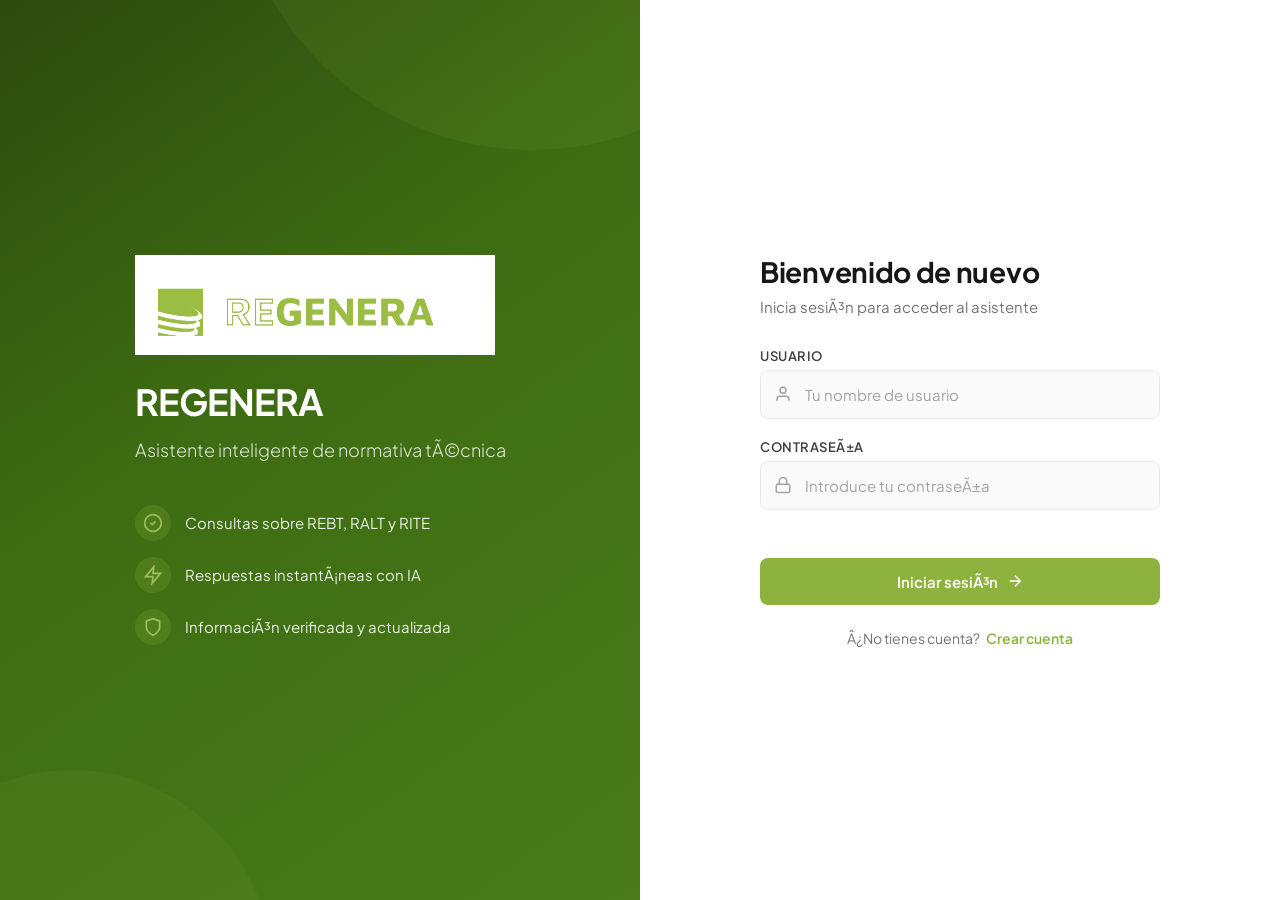
<file: frontend/index.html>
﻿<!DOCTYPE html>
<html lang="es">
<head>
    <meta charset="UTF-8">
    <meta name="viewport" content="width=device-width, initial-scale=1.0">
    <title>REGENERA ChatBot</title>
    <link rel="stylesheet" href="styles.css?v=5">
    <link href="https://fonts.googleapis.com/css2?family=Plus+Jakarta+Sans:wght@300;400;500;600;700&family=Space+Mono:wght@400;700&display=swap" rel="stylesheet">
</head>
<body>

    <!-- ==================== VIEW 1: LOGIN ==================== -->
    <div id="login-view" class="auth-view active">
        <div class="auth-container">
            <div class="auth-left">
                <div class="brand-area">
                    <div class="logo-wrapper">
                        <img src="logo-full.png" alt="REGENERA" class="logo" onerror="this.style.display='none'">
                    </div>
                    <h1 class="brand-title">REGENERA</h1>
                    <p class="brand-subtitle">Asistente inteligente de normativa tÃ©cnica</p>
                    <div class="brand-features">
                        <div class="feature">
                            <div class="feature-icon">
                                <svg width="20" height="20" viewBox="0 0 24 24" fill="none" stroke="currentColor" stroke-width="2"><path d="M9 12l2 2 4-4"/><circle cx="12" cy="12" r="10"/></svg>
                            </div>
                            <span>Consultas sobre REBT, RALT y RITE</span>
                        </div>
                        <div class="feature">
                            <div class="feature-icon">
                                <svg width="20" height="20" viewBox="0 0 24 24" fill="none" stroke="currentColor" stroke-width="2"><path d="M13 2L3 14h9l-1 8 10-12h-9l1-8z"/></svg>
                            </div>
                            <span>Respuestas instantÃ¡neas con IA</span>
                        </div>
                        <div class="feature">
                            <div class="feature-icon">
                                <svg width="20" height="20" viewBox="0 0 24 24" fill="none" stroke="currentColor" stroke-width="2"><path d="M12 22s8-4 8-10V5l-8-3-8 3v7c0 6 8 10 8 10z"/></svg>
                            </div>
                            <span>InformaciÃ³n verificada y actualizada</span>
                        </div>
                    </div>
                </div>
            </div>
            <div class="auth-right">
                <div class="auth-form-container">
                    <h2 class="auth-title">Bienvenido de nuevo</h2>
                    <p class="auth-description">Inicia sesiÃ³n para acceder al asistente</p>
                    
                  <div class="input-group">
    <label for="login-name">Usuario</label>
    <div class="input-wrapper">
        <svg class="input-icon" width="18" height="18" viewBox="0 0 24 24" fill="none" stroke="currentColor" stroke-width="2"><path d="M20 21v-2a4 4 0 0 0-4-4H8a4 4 0 0 0-4 4v2"/><circle cx="12" cy="7" r="4"/></svg>
        <input type="text" id="login-name" placeholder="Tu nombre de usuario">
    </div>
</div>

                    <div class="input-group">
                        <label for="login-password">ContraseÃ±a</label>
                        <div class="input-wrapper">
                            <svg class="input-icon" width="18" height="18" viewBox="0 0 24 24" fill="none" stroke="currentColor" stroke-width="2"><rect x="3" y="11" width="18" height="11" rx="2" ry="2"/><path d="M7 11V7a5 5 0 0 1 10 0v4"/></svg>
                            <input type="password" id="login-password" placeholder="Introduce tu contraseÃ±a">
                        </div>
                    </div>

                    <p id="login-error" class="error-msg"></p>

                    <button class="btn-primary" onclick="login()">
                        <span>Iniciar sesiÃ³n</span>
                        <svg width="18" height="18" viewBox="0 0 24 24" fill="none" stroke="currentColor" stroke-width="2"><path d="M5 12h14M12 5l7 7-7 7"/></svg>
                    </button>

                    <div class="auth-switch">
                        <span>Â¿No tienes cuenta?</span>
                        <a href="#" onclick="showView('register')">Crear cuenta</a>
                    </div>
                </div>
            </div>
        </div>
    </div>

    <!-- ==================== VIEW 2: REGISTER ==================== -->
    <div id="register-view" class="auth-view">
        <div class="auth-container">
            <div class="auth-left">
                <div class="brand-area">
                    <div class="logo-wrapper">
                        <img src="logo-full.png" alt="REGENERA" class="logo" onerror="this.style.display='none'">
                    </div>
                    <h1 class="brand-title">REGENERA</h1>
                    <p class="brand-subtitle">Asistente inteligente de normativa tÃ©cnica</p>
                    <div class="brand-features">
                        <div class="feature">
                            <div class="feature-icon">
                                <svg width="20" height="20" viewBox="0 0 24 24" fill="none" stroke="currentColor" stroke-width="2"><path d="M9 12l2 2 4-4"/><circle cx="12" cy="12" r="10"/></svg>
                            </div>
                            <span>Consultas sobre REBT, RALT y RITE</span>
                        </div>
                        <div class="feature">
                            <div class="feature-icon">
                                <svg width="20" height="20" viewBox="0 0 24 24" fill="none" stroke="currentColor" stroke-width="2"><path d="M13 2L3 14h9l-1 8 10-12h-9l1-8z"/></svg>
                            </div>
                            <span>Respuestas instantÃ¡neas con IA</span>
                        </div>
                        <div class="feature">
                            <div class="feature-icon">
                                <svg width="20" height="20" viewBox="0 0 24 24" fill="none" stroke="currentColor" stroke-width="2"><path d="M12 22s8-4 8-10V5l-8-3-8 3v7c0 6 8 10 8 10z"/></svg>
                            </div>
                            <span>InformaciÃ³n verificada y actualizada</span>
                        </div>
                    </div>
                </div>
            </div>
            <div class="auth-right">
                <div class="auth-form-container">
                    <h2 class="auth-title">Crear cuenta</h2>
                    <p class="auth-description">RegÃ­strate para empezar a usar el asistente</p>
                    
                    <div class="input-group">
                        <label for="register-name">Nombre</label>
                        <div class="input-wrapper">
                            <svg class="input-icon" width="18" height="18" viewBox="0 0 24 24" fill="none" stroke="currentColor" stroke-width="2"><path d="M20 21v-2a4 4 0 0 0-4-4H8a4 4 0 0 0-4 4v2"/><circle cx="12" cy="7" r="4"/></svg>
                            <input type="text" id="register-name" placeholder="Tu nombre completo">
                        </div>
                    </div>

                    <div class="input-group">
                        <label for="register-email">Email</label>
                        <div class="input-wrapper">
                            <svg class="input-icon" width="18" height="18" viewBox="0 0 24 24" fill="none" stroke="currentColor" stroke-width="2"><path d="M4 4h16c1.1 0 2 .9 2 2v12c0 1.1-.9 2-2 2H4c-1.1 0-2-.9-2-2V6c0-1.1.9-2 2-2z"/><polyline points="22,6 12,13 2,6"/></svg>
                            <input type="email" id="register-email" placeholder="tu@email.com">
                        </div>
                    </div>

                    <div class="input-group">
                        <label for="register-password">ContraseÃ±a</label>
                        <div class="input-wrapper">
                            <svg class="input-icon" width="18" height="18" viewBox="0 0 24 24" fill="none" stroke="currentColor" stroke-width="2"><rect x="3" y="11" width="18" height="11" rx="2" ry="2"/><path d="M7 11V7a5 5 0 0 1 10 0v4"/></svg>
                            <input type="password" id="register-password" placeholder="MÃ­nimo 6 caracteres">
                        </div>
                    </div>

                    <p id="register-error" class="error-msg"></p>
                    <p id="register-success" class="success-msg"></p>

                    <button class="btn-primary" onclick="register()">
                        <span>Crear cuenta</span>
                        <svg width="18" height="18" viewBox="0 0 24 24" fill="none" stroke="currentColor" stroke-width="2"><path d="M5 12h14M12 5l7 7-7 7"/></svg>
                    </button>

                    <div class="auth-switch">
                        <span>Â¿Ya tienes cuenta?</span>
                        <a href="#" onclick="showView('login')">Iniciar sesiÃ³n</a>
                    </div>
                </div>
            </div>
        </div>
    </div>

    <!-- ==================== VIEW 3: CHAT ==================== -->
    <div id="chat-view" class="chat-view">
        
        <!-- Sidebar -->
        <aside id="sidebar">
            <div class="sidebar-header">
                <img src="logo.png" alt="REGENERA" class="sidebar-logo" onerror="this.style.display='none'">
                <span class="sidebar-brand">REGENERA</span>
            </div>
            <button class="new-chat-btn" onclick="createConversation()">
                <svg width="18" height="18" viewBox="0 0 24 24" fill="none" stroke="currentColor" stroke-width="2"><line x1="12" y1="5" x2="12" y2="19"/><line x1="5" y1="12" x2="19" y2="12"/></svg>
                <span>Nueva conversaciÃ³n</span>
            </button>
            <div id="conversation-list" class="conversation-list"></div>
            <div id="admin-tools" class="admin-tools hidden">
                <button class="admin-panel-btn" onclick="openAdminPanel()">
                    <svg width="16" height="16" viewBox="0 0 24 24" fill="none" stroke="currentColor" stroke-width="2"><path d="M12 20h9"/><path d="M12 4h9"/><path d="M4 9h16"/><path d="M4 15h16"/></svg>
                    <span>Panel Admin</span>
                </button>
            </div>
            <div class="sidebar-footer">
                <div class="user-info">
                    <div class="user-avatar" id="user-avatar">A</div>
                    <span id="user-name-display">Usuario</span>
                </div>
                <button class="logout-btn" onclick="logout()" title="Cerrar sesiÃ³n">
                    <svg width="18" height="18" viewBox="0 0 24 24" fill="none" stroke="currentColor" stroke-width="2"><path d="M9 21H5a2 2 0 0 1-2-2V5a2 2 0 0 1 2-2h4"/><polyline points="16 17 21 12 16 7"/><line x1="21" y1="12" x2="9" y2="12"/></svg>
                </button>
            </div>
        </aside>

        <!-- Chat main -->
        <main class="chat-main">
            <!-- Welcome state -->
            <div id="chat-welcome" class="chat-welcome">
                <div class="welcome-content">
                    <div class="welcome-icon">
                        <svg width="48" height="48" viewBox="0 0 24 24" fill="none" stroke="#8DB33E" stroke-width="1.5"><path d="M21 15a2 2 0 0 1-2 2H7l-4 4V5a2 2 0 0 1 2-2h14a2 2 0 0 1 2 2z"/></svg>
                    </div>
                    <h2>Â¿En quÃ© puedo ayudarte?</h2>
                    <p>PregÃºntame sobre normativa tÃ©cnica: REBT, RALT, RITE y mÃ¡s.</p>
                    <div class="suggestion-chips">
                        <button class="chip" onclick="askSuggestion('Â¿QuÃ© secciones tiene el REBT?')">Â¿QuÃ© secciones tiene el REBT?</button>
                        <button class="chip" onclick="askSuggestion('Â¿Cada cuÃ¡nto se revisan las instalaciones segÃºn el RITE?')">Revisiones segÃºn RITE</button>
                        <button class="chip" onclick="askSuggestion('Â¿QuÃ© dice el RALT sobre protecciones?')">Protecciones en RALT</button>
                    </div>
                </div>
            </div>

            <!-- Messages area -->
            <div id="chat-messages" class="chat-messages"></div>

            <!-- Input area -->
            <div class="chat-input-area">
                <div class="chat-input-container">
                    <textarea id="question-input" placeholder="Escribe tu pregunta..." rows="1" onkeydown="handleKeyDown(event)" oninput="autoResize(this)"></textarea>
                    <button class="send-btn" onclick="sendMessage()" id="send-btn">
                        <svg width="20" height="20" viewBox="0 0 24 24" fill="none" stroke="currentColor" stroke-width="2"><line x1="22" y1="2" x2="11" y2="13"/><polygon points="22 2 15 22 11 13 2 9 22 2"/></svg>
                    </button>
                </div>
                <p class="input-disclaimer">REGENERA ChatBot puede cometer errores. Verifica siempre la informaciÃ³n.</p>
            </div>
        </main>
    </div>

    <!-- ==================== ADMIN PANEL ==================== -->
    <div id="admin-panel" class="admin-panel hidden">
        <div class="admin-panel-overlay" onclick="closeAdminPanel()"></div>
        <div class="admin-panel-content">
            <div class="admin-panel-header">
                <h3>Panel de Administrador</h3>
                <button class="admin-close-btn" onclick="closeAdminPanel()">Cerrar</button>
            </div>
            <div class="admin-range-selector">
                <button class="admin-range-btn" type="button" data-days="1" onclick="setAdminRange(1, this)">Hoy</button>
                <button class="admin-range-btn active" type="button" data-days="7" onclick="setAdminRange(7, this)">7 dias</button>
                <button class="admin-range-btn" type="button" data-days="30" onclick="setAdminRange(30, this)">30 dias</button>
            </div>
            <div class="admin-metrics-grid">
                <div class="metric-card"><span>Total interacciones</span><strong id="metric-total-interactions">0</strong></div>
                <div class="metric-card"><span>Prompt tokens</span><strong id="metric-prompt-tokens">0</strong></div>
                <div class="metric-card"><span>Completion tokens</span><strong id="metric-completion-tokens">0</strong></div>
                <div class="metric-card"><span>Tokens acumulados</span><strong id="metric-total-tokens">0</strong></div>
                <div class="metric-card"><span>Coste estimado (USD)</span><strong id="metric-estimated-cost">0</strong></div>
                <div class="metric-card"><span>Latencia media (ms)</span><strong id="metric-avg-latency">0</strong></div>
                <div class="metric-card"><span>Interacciones con error</span><strong id="metric-total-errors">0</strong></div>
                <div class="metric-card"><span>Pendientes</span><strong id="metric-total-pending">0</strong></div>
                <div class="metric-card"><span>Validadas</span><strong id="metric-total-validated">0</strong></div>
                <div class="metric-card"><span>Tasa validacion</span><strong id="metric-validation-rate">0%</strong></div>
            </div>
            <div class="admin-section">
                <div class="admin-section-header">
                    <h4>Comparativa de modelos</h4>
                    <button class="admin-refresh-btn" onclick="openAdmin503Modal()">Errores 503</button>
                </div>
                <div id="admin-model-comparison" class="admin-model-comparison"></div>
            </div>
            <div class="admin-section">
                <div class="admin-section-header">
                    <h4>Interacciones pendientes</h4>
                    <button class="admin-refresh-btn" onclick="loadAdminPanel()">Actualizar</button>
                </div>
                <div id="admin-pending-list" class="admin-pending-list"></div>
            </div>
        </div>
    </div>

    <div id="admin-503-modal" class="admin-inline-modal hidden">
        <div class="admin-inline-modal-overlay" onclick="closeAdmin503Modal()"></div>
        <div class="admin-inline-modal-content">
            <div class="admin-inline-modal-header">
                <div>
                    <h4>Comparativa de errores 503</h4>
                    <p>Conteo de errores HTTP 503 entre el modelo base y el secundario.</p>
                </div>
                <button class="admin-close-btn" type="button" onclick="closeAdmin503Modal()">Cerrar</button>
            </div>
            <div class="admin-503-toolbar">
                <label for="admin-503-hours">Filtrar por horas</label>
                <select id="admin-503-hours" onchange="loadAdmin503Metrics()">
                    <option value="1">1 hora</option>
                    <option value="6">6 horas</option>
                    <option value="12">12 horas</option>
                    <option value="24" selected>24 horas</option>
                    <option value="72">72 horas</option>
                    <option value="168">168 horas</option>
                </select>
            </div>
            <div id="admin-503-summary" class="admin-503-summary"></div>
            <div id="admin-503-comparison" class="admin-503-comparison"></div>
        </div>
    </div>

    <script src="app.js?v=5"></script>
</body>
</html>
</file>
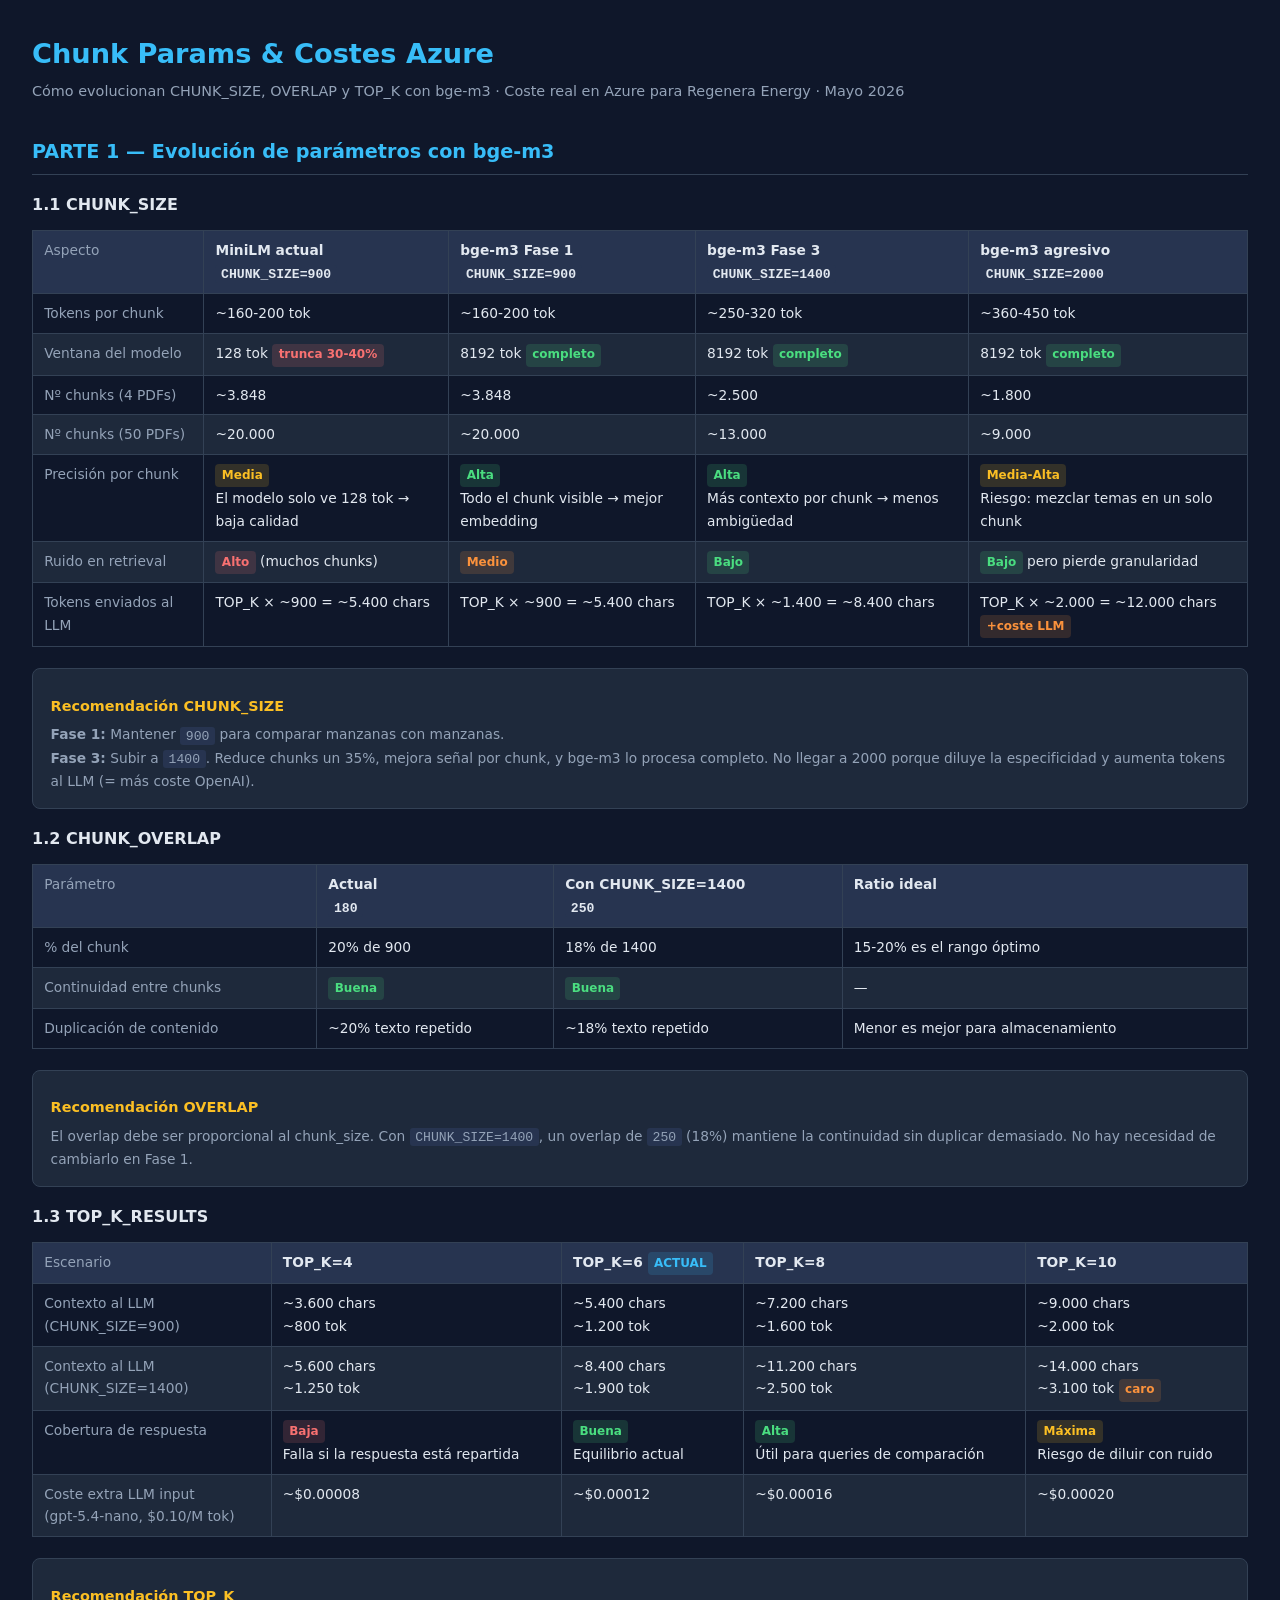
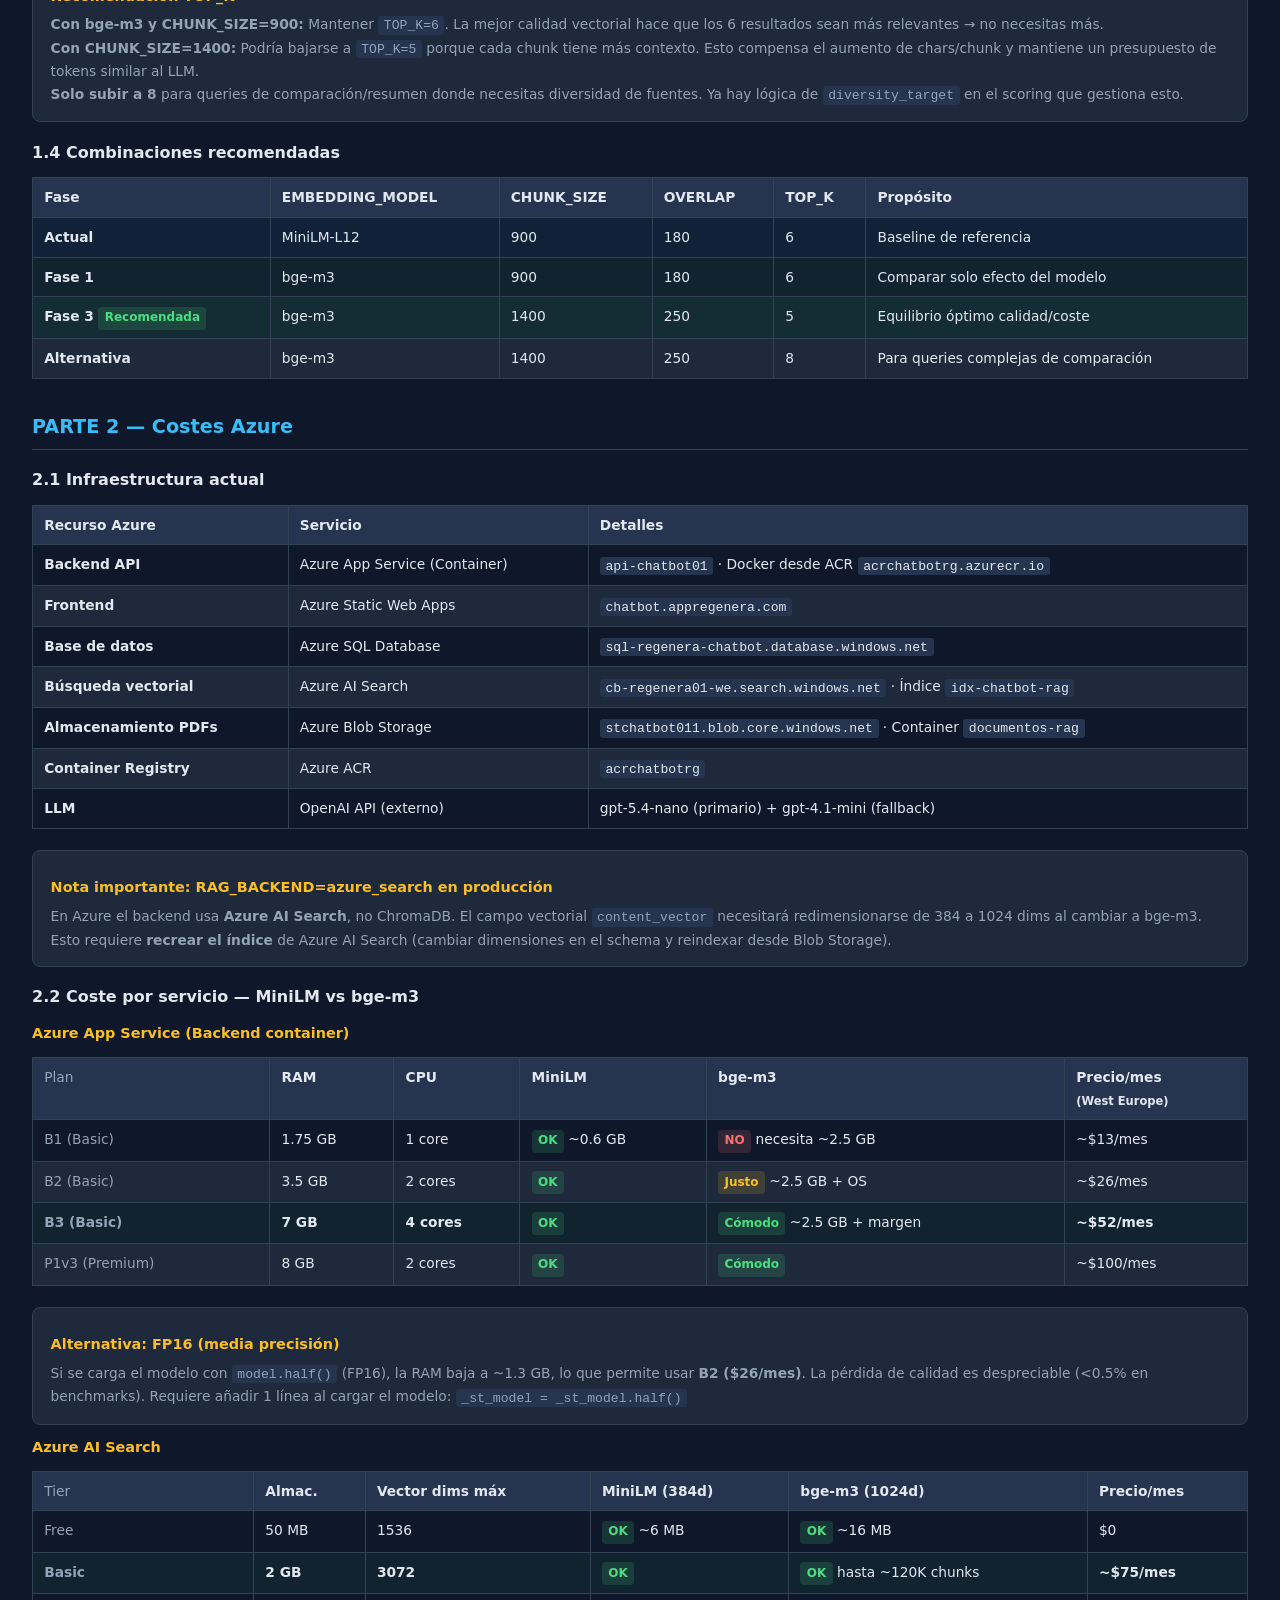
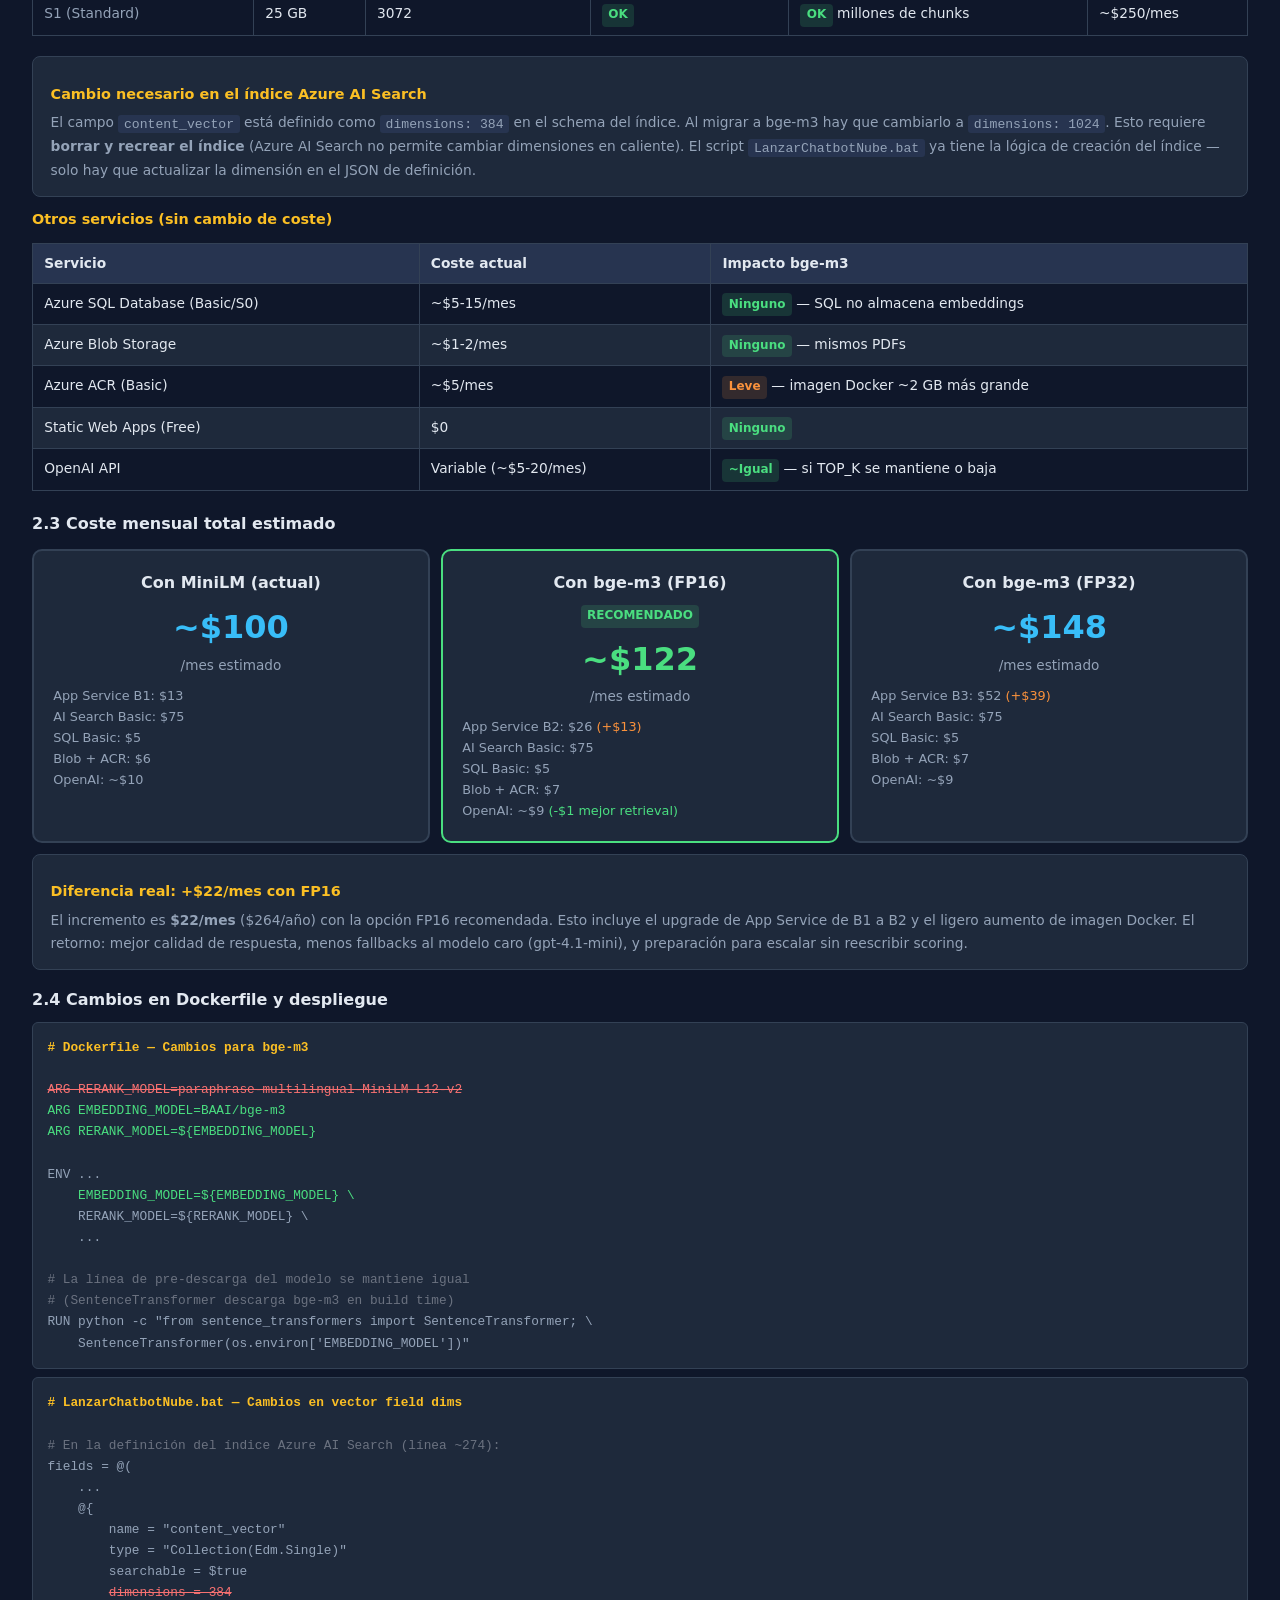
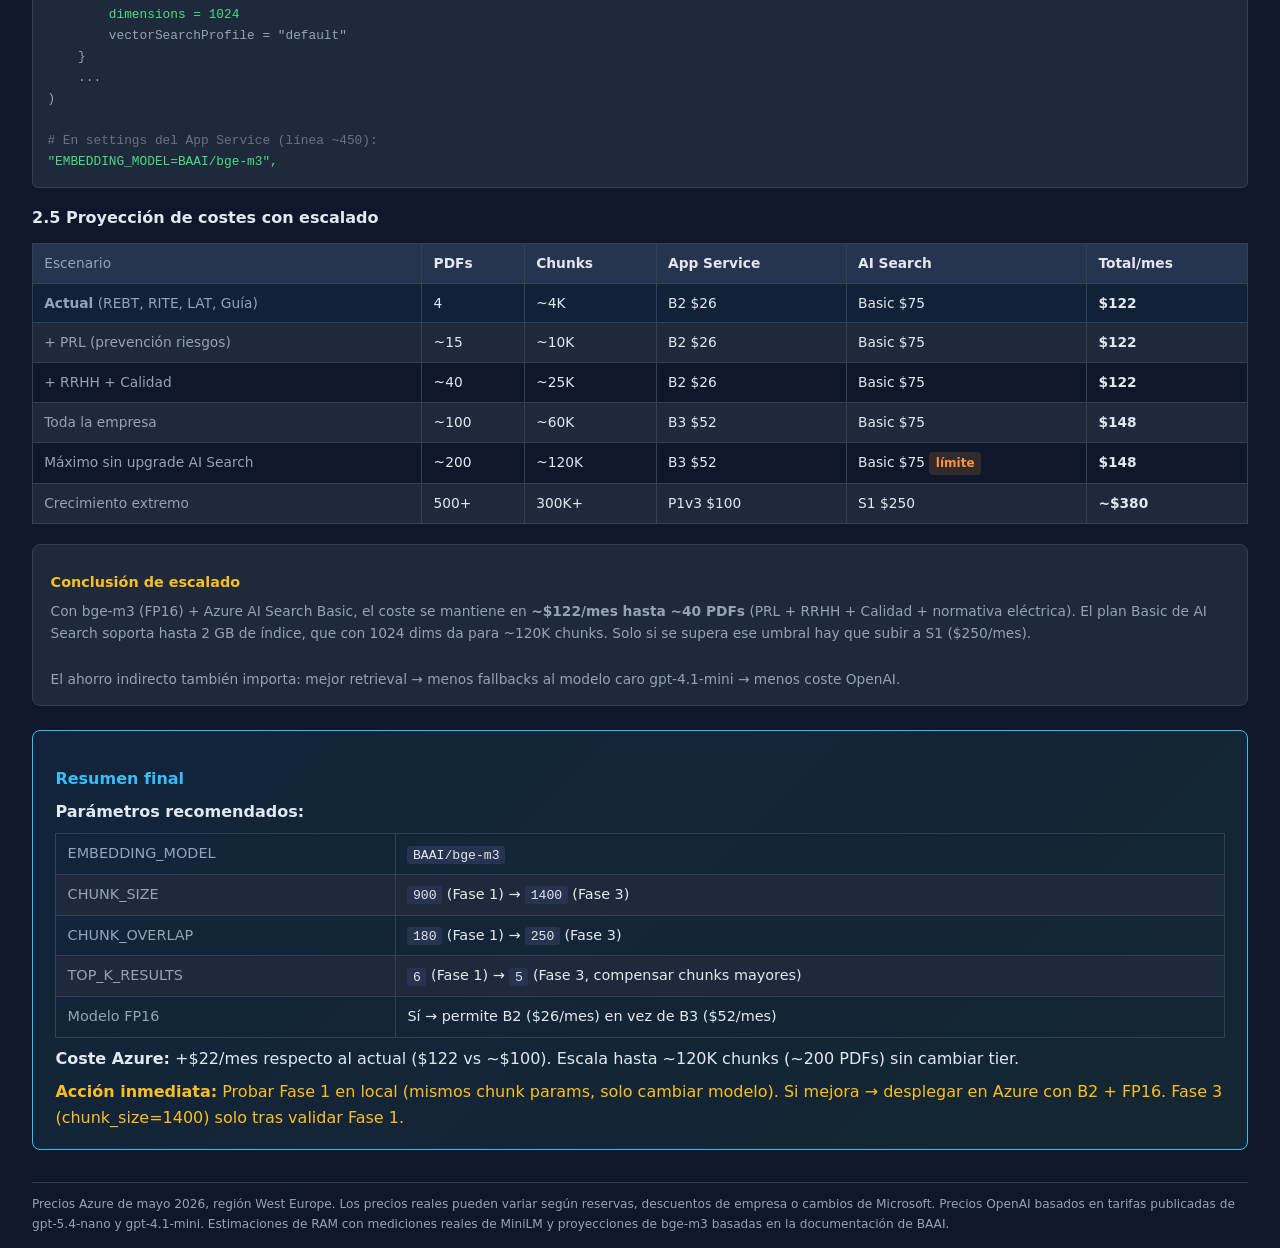
<file: docs/chunk_params_y_costes_azure.html>
<!DOCTYPE html>
<html lang="es">
<head>
<meta charset="UTF-8">
<meta name="viewport" content="width=device-width, initial-scale=1.0">
<title>Chunk params + Costes Azure — Migración bge-m3</title>
<style>
  :root {
    --bg: #0f172a; --surface: #1e293b; --surface2: #273450;
    --border: #334155; --text: #e2e8f0; --muted: #94a3b8;
    --accent: #38bdf8; --green: #4ade80; --red: #f87171;
    --orange: #fb923c; --yellow: #fbbf24; --purple: #c084fc;
  }
  * { box-sizing: border-box; margin: 0; padding: 0; }
  body {
    font-family: 'Segoe UI', system-ui, sans-serif;
    background: var(--bg); color: var(--text);
    line-height: 1.65; padding: 2rem; max-width: 1280px; margin: 0 auto;
  }
  h1 { font-size: 1.7rem; color: var(--accent); margin-bottom: 0.2rem; }
  .sub { color: var(--muted); font-size: 0.9rem; margin-bottom: 2rem; }
  h2 {
    font-size: 1.2rem; margin: 2rem 0 0.8rem;
    padding-bottom: 0.4rem; border-bottom: 1px solid var(--border); color: var(--accent);
  }
  h3 { font-size: 1rem; margin: 1.1rem 0 0.5rem; }
  h4 { font-size: 0.9rem; margin: 0.7rem 0 0.3rem; color: var(--yellow); }

  .badge { display: inline-block; padding: 0.1rem 0.4rem; border-radius: 4px; font-size: 0.75rem; font-weight: 600; }
  .b-g { background: rgba(74,222,128,0.15); color: var(--green); }
  .b-r { background: rgba(248,113,113,0.15); color: var(--red); }
  .b-o { background: rgba(251,146,60,0.15); color: var(--orange); }
  .b-y { background: rgba(251,191,36,0.15); color: var(--yellow); }
  .b-b { background: rgba(56,189,248,0.15); color: var(--accent); }
  .b-p { background: rgba(192,132,252,0.15); color: var(--purple); }

  table { width: 100%; border-collapse: collapse; margin: 0.7rem 0 1.3rem; font-size: 0.86rem; }
  th, td { padding: 0.5rem 0.7rem; border: 1px solid var(--border); text-align: left; vertical-align: top; }
  thead th { background: var(--surface2); font-weight: 600; position: sticky; top: 0; }
  tbody tr:nth-child(even) { background: var(--surface); }
  tbody tr:hover { background: var(--surface2); }
  .lbl { color: var(--muted); font-weight: 500; min-width: 150px; }

  code { background: var(--surface2); padding: 0.1rem 0.35rem; border-radius: 3px; font-size: 0.82rem; font-family: 'Cascadia Code', Consolas, monospace; }
  pre { background: var(--surface); border: 1px solid var(--border); border-radius: 6px; padding: 0.9rem; overflow-x: auto; font-size: 0.8rem; margin: 0.5rem 0; font-family: 'Cascadia Code', Consolas, monospace; color: var(--muted); }

  .card { background: var(--surface); border: 1px solid var(--border); border-radius: 8px; padding: 0.9rem 1.1rem; margin: 0.6rem 0; }
  .card p { font-size: 0.86rem; color: var(--muted); margin-top: 0.25rem; }
  .grid2 { display: grid; grid-template-columns: repeat(auto-fit, minmax(300px, 1fr)); gap: 0.7rem; margin: 0.7rem 0; }

  .cost-box { background: var(--surface); border: 2px solid var(--border); border-radius: 10px; padding: 1.2rem; text-align: center; }
  .cost-box .price { font-size: 2rem; font-weight: 700; color: var(--accent); }
  .cost-box .period { font-size: 0.85rem; color: var(--muted); }
  .cost-box .name { font-size: 1rem; font-weight: 600; margin-bottom: 0.3rem; }
  .cost-box.recommended { border-color: var(--green); }
  .cost-box.recommended .price { color: var(--green); }

  .verdict { background: linear-gradient(135deg, rgba(56,189,248,0.08), rgba(74,222,128,0.08)); border: 1px solid var(--accent); border-radius: 8px; padding: 1.1rem 1.4rem; margin: 1.5rem 0; }
  .verdict h3 { color: var(--accent); margin-bottom: 0.4rem; }

  .bar-chart { margin: 0.5rem 0; }
  .bar-row { display: flex; align-items: center; margin: 0.3rem 0; }
  .bar-label { width: 140px; font-size: 0.82rem; color: var(--muted); text-align: right; padding-right: 0.6rem; }
  .bar { height: 22px; border-radius: 4px; display: flex; align-items: center; padding: 0 8px; font-size: 0.75rem; font-weight: 600; color: #fff; }
  .bar.teal { background: linear-gradient(90deg, #0d9488, #2dd4bf); }
  .bar.blue { background: linear-gradient(90deg, #2563eb, #60a5fa); }
  .bar.amber { background: linear-gradient(90deg, #d97706, #fbbf24); }
  .bar.rose { background: linear-gradient(90deg, #e11d48, #fb7185); }

  .footnote { font-size: 0.76rem; color: var(--muted); margin-top: 2rem; padding-top: 0.7rem; border-top: 1px solid var(--border); }

  @media (max-width: 768px) { body { padding: 1rem; } .grid2 { grid-template-columns: 1fr; } }
</style>
</head>
<body>

<h1>Chunk Params &amp; Costes Azure</h1>
<p class="sub">
  C&oacute;mo evolucionan CHUNK_SIZE, OVERLAP y TOP_K con bge-m3 &middot;
  Coste real en Azure para Regenera Energy &middot; Mayo 2026
</p>

<!-- ====================================================================== -->
<h2>PARTE 1 — Evoluci&oacute;n de par&aacute;metros con bge-m3</h2>

<!-- ---- CHUNK_SIZE ---- -->
<h3>1.1 CHUNK_SIZE</h3>

<table>
<thead>
  <tr>
    <th class="lbl">Aspecto</th>
    <th>MiniLM actual<br><code>CHUNK_SIZE=900</code></th>
    <th>bge-m3 Fase 1<br><code>CHUNK_SIZE=900</code></th>
    <th>bge-m3 Fase 3<br><code>CHUNK_SIZE=1400</code></th>
    <th>bge-m3 agresivo<br><code>CHUNK_SIZE=2000</code></th>
  </tr>
</thead>
<tbody>
  <tr>
    <td class="lbl">Tokens por chunk</td>
    <td>~160-200 tok</td>
    <td>~160-200 tok</td>
    <td>~250-320 tok</td>
    <td>~360-450 tok</td>
  </tr>
  <tr>
    <td class="lbl">Ventana del modelo</td>
    <td>128 tok <span class="badge b-r">trunca 30-40%</span></td>
    <td>8192 tok <span class="badge b-g">completo</span></td>
    <td>8192 tok <span class="badge b-g">completo</span></td>
    <td>8192 tok <span class="badge b-g">completo</span></td>
  </tr>
  <tr>
    <td class="lbl">N&ordm; chunks (4 PDFs)</td>
    <td>~3.848</td>
    <td>~3.848</td>
    <td>~2.500</td>
    <td>~1.800</td>
  </tr>
  <tr>
    <td class="lbl">N&ordm; chunks (50 PDFs)</td>
    <td>~20.000</td>
    <td>~20.000</td>
    <td>~13.000</td>
    <td>~9.000</td>
  </tr>
  <tr>
    <td class="lbl">Precisi&oacute;n por chunk</td>
    <td>
      <span class="badge b-y">Media</span><br>
      El modelo solo ve 128 tok → baja calidad
    </td>
    <td>
      <span class="badge b-g">Alta</span><br>
      Todo el chunk visible → mejor embedding
    </td>
    <td>
      <span class="badge b-g">Alta</span><br>
      M&aacute;s contexto por chunk → menos ambig&uuml;edad
    </td>
    <td>
      <span class="badge b-y">Media-Alta</span><br>
      Riesgo: mezclar temas en un solo chunk
    </td>
  </tr>
  <tr>
    <td class="lbl">Ruido en retrieval</td>
    <td><span class="badge b-r">Alto</span> (muchos chunks)</td>
    <td><span class="badge b-o">Medio</span></td>
    <td><span class="badge b-g">Bajo</span></td>
    <td><span class="badge b-g">Bajo</span> pero pierde granularidad</td>
  </tr>
  <tr>
    <td class="lbl">Tokens enviados al LLM</td>
    <td>TOP_K &times; ~900 = ~5.400 chars</td>
    <td>TOP_K &times; ~900 = ~5.400 chars</td>
    <td>TOP_K &times; ~1.400 = ~8.400 chars</td>
    <td>TOP_K &times; ~2.000 = ~12.000 chars <span class="badge b-o">+coste LLM</span></td>
  </tr>
</tbody>
</table>

<div class="card">
  <h4>Recomendaci&oacute;n CHUNK_SIZE</h4>
  <p>
    <strong>Fase 1:</strong> Mantener <code>900</code> para comparar manzanas con manzanas.<br>
    <strong>Fase 3:</strong> Subir a <code>1400</code>. Reduce chunks un 35%, mejora se&ntilde;al por chunk,
    y bge-m3 lo procesa completo. No llegar a 2000 porque diluye la especificidad
    y aumenta tokens al LLM (= m&aacute;s coste OpenAI).
  </p>
</div>

<!-- ---- CHUNK_OVERLAP ---- -->
<h3>1.2 CHUNK_OVERLAP</h3>

<table>
<thead>
  <tr>
    <th class="lbl">Par&aacute;metro</th>
    <th>Actual<br><code>180</code></th>
    <th>Con CHUNK_SIZE=1400<br><code>250</code></th>
    <th>Ratio ideal</th>
  </tr>
</thead>
<tbody>
  <tr>
    <td class="lbl">% del chunk</td>
    <td>20% de 900</td>
    <td>18% de 1400</td>
    <td>15-20% es el rango &oacute;ptimo</td>
  </tr>
  <tr>
    <td class="lbl">Continuidad entre chunks</td>
    <td><span class="badge b-g">Buena</span></td>
    <td><span class="badge b-g">Buena</span></td>
    <td>&mdash;</td>
  </tr>
  <tr>
    <td class="lbl">Duplicaci&oacute;n de contenido</td>
    <td>~20% texto repetido</td>
    <td>~18% texto repetido</td>
    <td>Menor es mejor para almacenamiento</td>
  </tr>
</tbody>
</table>

<div class="card">
  <h4>Recomendaci&oacute;n OVERLAP</h4>
  <p>
    El overlap debe ser proporcional al chunk_size. Con <code>CHUNK_SIZE=1400</code>,
    un overlap de <code>250</code> (18%) mantiene la continuidad sin duplicar demasiado.
    No hay necesidad de cambiarlo en Fase 1.
  </p>
</div>

<!-- ---- TOP_K ---- -->
<h3>1.3 TOP_K_RESULTS</h3>

<table>
<thead>
  <tr>
    <th class="lbl">Escenario</th>
    <th>TOP_K=4</th>
    <th>TOP_K=6 <span class="badge b-b">ACTUAL</span></th>
    <th>TOP_K=8</th>
    <th>TOP_K=10</th>
  </tr>
</thead>
<tbody>
  <tr>
    <td class="lbl">Contexto al LLM<br>(CHUNK_SIZE=900)</td>
    <td>~3.600 chars<br>~800 tok</td>
    <td>~5.400 chars<br>~1.200 tok</td>
    <td>~7.200 chars<br>~1.600 tok</td>
    <td>~9.000 chars<br>~2.000 tok</td>
  </tr>
  <tr>
    <td class="lbl">Contexto al LLM<br>(CHUNK_SIZE=1400)</td>
    <td>~5.600 chars<br>~1.250 tok</td>
    <td>~8.400 chars<br>~1.900 tok</td>
    <td>~11.200 chars<br>~2.500 tok</td>
    <td>~14.000 chars<br>~3.100 tok <span class="badge b-o">caro</span></td>
  </tr>
  <tr>
    <td class="lbl">Cobertura de respuesta</td>
    <td><span class="badge b-r">Baja</span><br>Falla si la respuesta est&aacute; repartida</td>
    <td><span class="badge b-g">Buena</span><br>Equilibrio actual</td>
    <td><span class="badge b-g">Alta</span><br>&Uacute;til para queries de comparaci&oacute;n</td>
    <td><span class="badge b-y">M&aacute;xima</span><br>Riesgo de diluir con ruido</td>
  </tr>
  <tr>
    <td class="lbl">Coste extra LLM input<br>(gpt-5.4-nano, $0.10/M tok)</td>
    <td>~$0.00008</td>
    <td>~$0.00012</td>
    <td>~$0.00016</td>
    <td>~$0.00020</td>
  </tr>
</tbody>
</table>

<div class="card">
  <h4>Recomendaci&oacute;n TOP_K</h4>
  <p>
    <strong>Con bge-m3 y CHUNK_SIZE=900:</strong> Mantener <code>TOP_K=6</code>.
    La mejor calidad vectorial hace que los 6 resultados sean m&aacute;s relevantes → no necesitas m&aacute;s.<br>
    <strong>Con CHUNK_SIZE=1400:</strong> Podr&iacute;a bajarse a <code>TOP_K=5</code> porque cada chunk tiene m&aacute;s contexto.
    Esto compensa el aumento de chars/chunk y mantiene un presupuesto de tokens similar al LLM.<br>
    <strong>Solo subir a 8</strong> para queries de comparaci&oacute;n/resumen donde necesitas diversidad de fuentes.
    Ya hay l&oacute;gica de <code>diversity_target</code> en el scoring que gestiona esto.
  </p>
</div>

<!-- ---- Matriz combinada ---- -->
<h3>1.4 Combinaciones recomendadas</h3>

<table>
<thead>
  <tr>
    <th>Fase</th>
    <th>EMBEDDING_MODEL</th>
    <th>CHUNK_SIZE</th>
    <th>OVERLAP</th>
    <th>TOP_K</th>
    <th>Prop&oacute;sito</th>
  </tr>
</thead>
<tbody>
  <tr style="background: rgba(56,189,248,0.06);">
    <td><strong>Actual</strong></td>
    <td>MiniLM-L12</td>
    <td>900</td>
    <td>180</td>
    <td>6</td>
    <td>Baseline de referencia</td>
  </tr>
  <tr style="background: rgba(74,222,128,0.06);">
    <td><strong>Fase 1</strong></td>
    <td>bge-m3</td>
    <td>900</td>
    <td>180</td>
    <td>6</td>
    <td>Comparar solo efecto del modelo</td>
  </tr>
  <tr style="background: rgba(74,222,128,0.1);">
    <td><strong>Fase 3</strong> <span class="badge b-g">Recomendada</span></td>
    <td>bge-m3</td>
    <td>1400</td>
    <td>250</td>
    <td>5</td>
    <td>Equilibrio &oacute;ptimo calidad/coste</td>
  </tr>
  <tr>
    <td><strong>Alternativa</strong></td>
    <td>bge-m3</td>
    <td>1400</td>
    <td>250</td>
    <td>8</td>
    <td>Para queries complejas de comparaci&oacute;n</td>
  </tr>
</tbody>
</table>

<!-- ====================================================================== -->
<h2>PARTE 2 — Costes Azure</h2>

<h3>2.1 Infraestructura actual</h3>

<table>
<thead>
  <tr><th>Recurso Azure</th><th>Servicio</th><th>Detalles</th></tr>
</thead>
<tbody>
  <tr>
    <td><strong>Backend API</strong></td>
    <td>Azure App Service (Container)</td>
    <td><code>api-chatbot01</code> &middot; Docker desde ACR <code>acrchatbotrg.azurecr.io</code></td>
  </tr>
  <tr>
    <td><strong>Frontend</strong></td>
    <td>Azure Static Web Apps</td>
    <td><code>chatbot.appregenera.com</code></td>
  </tr>
  <tr>
    <td><strong>Base de datos</strong></td>
    <td>Azure SQL Database</td>
    <td><code>sql-regenera-chatbot.database.windows.net</code></td>
  </tr>
  <tr>
    <td><strong>B&uacute;squeda vectorial</strong></td>
    <td>Azure AI Search</td>
    <td><code>cb-regenera01-we.search.windows.net</code> &middot; &Iacute;ndice <code>idx-chatbot-rag</code></td>
  </tr>
  <tr>
    <td><strong>Almacenamiento PDFs</strong></td>
    <td>Azure Blob Storage</td>
    <td><code>stchatbot011.blob.core.windows.net</code> &middot; Container <code>documentos-rag</code></td>
  </tr>
  <tr>
    <td><strong>Container Registry</strong></td>
    <td>Azure ACR</td>
    <td><code>acrchatbotrg</code></td>
  </tr>
  <tr>
    <td><strong>LLM</strong></td>
    <td>OpenAI API (externo)</td>
    <td>gpt-5.4-nano (primario) + gpt-4.1-mini (fallback)</td>
  </tr>
</tbody>
</table>

<div class="card">
  <h4>Nota importante: RAG_BACKEND=azure_search en producci&oacute;n</h4>
  <p>
    En Azure el backend usa <strong>Azure AI Search</strong>, no ChromaDB.
    El campo vectorial <code>content_vector</code> necesitar&aacute; redimensionarse de 384 a 1024 dims
    al cambiar a bge-m3. Esto requiere <strong>recrear el &iacute;ndice</strong> de Azure AI Search
    (cambiar dimensiones en el schema y reindexar desde Blob Storage).
  </p>
</div>

<!-- ---- Costes por servicio ---- -->
<h3>2.2 Coste por servicio — MiniLM vs bge-m3</h3>

<h4>Azure App Service (Backend container)</h4>

<table>
<thead>
  <tr>
    <th class="lbl">Plan</th>
    <th>RAM</th>
    <th>CPU</th>
    <th>MiniLM</th>
    <th>bge-m3</th>
    <th>Precio/mes<br><small>(West Europe)</small></th>
  </tr>
</thead>
<tbody>
  <tr>
    <td class="lbl">B1 (Basic)</td>
    <td>1.75 GB</td>
    <td>1 core</td>
    <td><span class="badge b-g">OK</span> ~0.6 GB</td>
    <td><span class="badge b-r">NO</span> necesita ~2.5 GB</td>
    <td>~$13/mes</td>
  </tr>
  <tr>
    <td class="lbl">B2 (Basic)</td>
    <td>3.5 GB</td>
    <td>2 cores</td>
    <td><span class="badge b-g">OK</span></td>
    <td><span class="badge b-y">Justo</span> ~2.5 GB + OS</td>
    <td>~$26/mes</td>
  </tr>
  <tr style="background: rgba(74,222,128,0.06);">
    <td class="lbl"><strong>B3 (Basic)</strong></td>
    <td><strong>7 GB</strong></td>
    <td><strong>4 cores</strong></td>
    <td><span class="badge b-g">OK</span></td>
    <td><span class="badge b-g">C&oacute;modo</span> ~2.5 GB + margen</td>
    <td><strong>~$52/mes</strong></td>
  </tr>
  <tr>
    <td class="lbl">P1v3 (Premium)</td>
    <td>8 GB</td>
    <td>2 cores</td>
    <td><span class="badge b-g">OK</span></td>
    <td><span class="badge b-g">C&oacute;modo</span></td>
    <td>~$100/mes</td>
  </tr>
</tbody>
</table>

<div class="card">
  <h4>Alternativa: FP16 (media precisi&oacute;n)</h4>
  <p>
    Si se carga el modelo con <code>model.half()</code> (FP16), la RAM baja a ~1.3 GB,
    lo que permite usar <strong>B2 ($26/mes)</strong>. La p&eacute;rdida de calidad es despreciable
    (&lt;0.5% en benchmarks). Requiere a&ntilde;adir 1 l&iacute;nea al cargar el modelo:
    <code>_st_model = _st_model.half()</code>
  </p>
</div>

<h4>Azure AI Search</h4>

<table>
<thead>
  <tr>
    <th class="lbl">Tier</th>
    <th>Almac.</th>
    <th>Vector dims m&aacute;x</th>
    <th>MiniLM (384d)</th>
    <th>bge-m3 (1024d)</th>
    <th>Precio/mes</th>
  </tr>
</thead>
<tbody>
  <tr>
    <td class="lbl">Free</td>
    <td>50 MB</td>
    <td>1536</td>
    <td><span class="badge b-g">OK</span> ~6 MB</td>
    <td><span class="badge b-g">OK</span> ~16 MB</td>
    <td>$0</td>
  </tr>
  <tr style="background: rgba(74,222,128,0.06);">
    <td class="lbl"><strong>Basic</strong></td>
    <td><strong>2 GB</strong></td>
    <td><strong>3072</strong></td>
    <td><span class="badge b-g">OK</span></td>
    <td><span class="badge b-g">OK</span> hasta ~120K chunks</td>
    <td><strong>~$75/mes</strong></td>
  </tr>
  <tr>
    <td class="lbl">S1 (Standard)</td>
    <td>25 GB</td>
    <td>3072</td>
    <td><span class="badge b-g">OK</span></td>
    <td><span class="badge b-g">OK</span> millones de chunks</td>
    <td>~$250/mes</td>
  </tr>
</tbody>
</table>

<div class="card">
  <h4>Cambio necesario en el &iacute;ndice Azure AI Search</h4>
  <p>
    El campo <code>content_vector</code> est&aacute; definido como <code>dimensions: 384</code> en el schema del &iacute;ndice.
    Al migrar a bge-m3 hay que cambiarlo a <code>dimensions: 1024</code>.
    Esto requiere <strong>borrar y recrear el &iacute;ndice</strong> (Azure AI Search no permite cambiar dimensiones
    en caliente). El script <code>LanzarChatbotNube.bat</code> ya tiene la l&oacute;gica de creaci&oacute;n del &iacute;ndice —
    solo hay que actualizar la dimensi&oacute;n en el JSON de definici&oacute;n.
  </p>
</div>

<h4>Otros servicios (sin cambio de coste)</h4>

<table>
<thead>
  <tr><th>Servicio</th><th>Coste actual</th><th>Impacto bge-m3</th></tr>
</thead>
<tbody>
  <tr>
    <td>Azure SQL Database (Basic/S0)</td>
    <td>~$5-15/mes</td>
    <td><span class="badge b-g">Ninguno</span> — SQL no almacena embeddings</td>
  </tr>
  <tr>
    <td>Azure Blob Storage</td>
    <td>~$1-2/mes</td>
    <td><span class="badge b-g">Ninguno</span> — mismos PDFs</td>
  </tr>
  <tr>
    <td>Azure ACR (Basic)</td>
    <td>~$5/mes</td>
    <td><span class="badge b-o">Leve</span> — imagen Docker ~2 GB m&aacute;s grande</td>
  </tr>
  <tr>
    <td>Static Web Apps (Free)</td>
    <td>$0</td>
    <td><span class="badge b-g">Ninguno</span></td>
  </tr>
  <tr>
    <td>OpenAI API</td>
    <td>Variable (~$5-20/mes)</td>
    <td><span class="badge b-g">~Igual</span> — si TOP_K se mantiene o baja</td>
  </tr>
</tbody>
</table>

<!-- ---- Resumen de costes ---- -->
<h3>2.3 Coste mensual total estimado</h3>

<div class="grid2" style="grid-template-columns: repeat(3, 1fr);">
  <div class="cost-box">
    <div class="name">Con MiniLM (actual)</div>
    <div class="price">~$100</div>
    <div class="period">/mes estimado</div>
    <p style="font-size:0.8rem; color:var(--muted); margin-top:0.5rem; text-align:left;">
      App Service B1: $13<br>
      AI Search Basic: $75<br>
      SQL Basic: $5<br>
      Blob + ACR: $6<br>
      OpenAI: ~$10
    </p>
  </div>
  <div class="cost-box recommended">
    <div class="name">Con bge-m3 (FP16)</div>
    <div class="badge b-g" style="margin-bottom:0.3rem;">RECOMENDADO</div>
    <div class="price">~$122</div>
    <div class="period">/mes estimado</div>
    <p style="font-size:0.8rem; color:var(--muted); margin-top:0.5rem; text-align:left;">
      App Service B2: $26 <span style="color:var(--orange);">(+$13)</span><br>
      AI Search Basic: $75<br>
      SQL Basic: $5<br>
      Blob + ACR: $7<br>
      OpenAI: ~$9 <span style="color:var(--green);">(-$1 mejor retrieval)</span>
    </p>
  </div>
  <div class="cost-box">
    <div class="name">Con bge-m3 (FP32)</div>
    <div class="price">~$148</div>
    <div class="period">/mes estimado</div>
    <p style="font-size:0.8rem; color:var(--muted); margin-top:0.5rem; text-align:left;">
      App Service B3: $52 <span style="color:var(--orange);">(+$39)</span><br>
      AI Search Basic: $75<br>
      SQL Basic: $5<br>
      Blob + ACR: $7<br>
      OpenAI: ~$9
    </p>
  </div>
</div>

<div class="card">
  <h4>Diferencia real: +$22/mes con FP16</h4>
  <p>
    El incremento es <strong>$22/mes</strong> ($264/a&ntilde;o) con la opci&oacute;n FP16 recomendada.
    Esto incluye el upgrade de App Service de B1 a B2 y el ligero aumento de imagen Docker.
    El retorno: mejor calidad de respuesta, menos fallbacks al modelo caro (gpt-4.1-mini),
    y preparaci&oacute;n para escalar sin reescribir scoring.
  </p>
</div>

<!-- ---- Cambios en Dockerfile y deploy ---- -->
<h3>2.4 Cambios en Dockerfile y despliegue</h3>

<pre>
<span style="color:var(--yellow); font-weight:600;"># Dockerfile — Cambios para bge-m3</span>

<span style="color:var(--red); text-decoration:line-through;">ARG RERANK_MODEL=paraphrase-multilingual-MiniLM-L12-v2</span>
<span style="color:var(--green);">ARG EMBEDDING_MODEL=BAAI/bge-m3</span>
<span style="color:var(--green);">ARG RERANK_MODEL=${EMBEDDING_MODEL}</span>

ENV ...
    <span style="color:var(--green);">EMBEDDING_MODEL=${EMBEDDING_MODEL} \</span>
    RERANK_MODEL=${RERANK_MODEL} \
    ...

<span style="color:#6b7280;"># La l&iacute;nea de pre-descarga del modelo se mantiene igual</span>
<span style="color:#6b7280;"># (SentenceTransformer descarga bge-m3 en build time)</span>
RUN python -c "from sentence_transformers import SentenceTransformer; \
    SentenceTransformer(os.environ['EMBEDDING_MODEL'])"
</pre>

<pre>
<span style="color:var(--yellow); font-weight:600;"># LanzarChatbotNube.bat — Cambios en vector field dims</span>

<span style="color:#6b7280;"># En la definici&oacute;n del &iacute;ndice Azure AI Search (l&iacute;nea ~274):</span>
fields = @(
    ...
    @{
        name = "content_vector"
        type = "Collection(Edm.Single)"
        searchable = $true
        <span style="color:var(--red); text-decoration:line-through;">dimensions = 384</span>
        <span style="color:var(--green);">dimensions = 1024</span>
        vectorSearchProfile = "default"
    }
    ...
)

<span style="color:#6b7280;"># En settings del App Service (l&iacute;nea ~450):</span>
<span style="color:var(--green);">"EMBEDDING_MODEL=BAAI/bge-m3",</span>
</pre>

<!-- ---- Proyecci&oacute;n escalado ---- -->
<h3>2.5 Proyecci&oacute;n de costes con escalado</h3>

<table>
<thead>
  <tr>
    <th class="lbl">Escenario</th>
    <th>PDFs</th>
    <th>Chunks</th>
    <th>App Service</th>
    <th>AI Search</th>
    <th>Total/mes</th>
  </tr>
</thead>
<tbody>
  <tr style="background: rgba(56,189,248,0.06);">
    <td class="lbl"><strong>Actual</strong> (REBT, RITE, LAT, Gu&iacute;a)</td>
    <td>4</td>
    <td>~4K</td>
    <td>B2 $26</td>
    <td>Basic $75</td>
    <td><strong>$122</strong></td>
  </tr>
  <tr>
    <td class="lbl">+ PRL (prevenci&oacute;n riesgos)</td>
    <td>~15</td>
    <td>~10K</td>
    <td>B2 $26</td>
    <td>Basic $75</td>
    <td><strong>$122</strong></td>
  </tr>
  <tr>
    <td class="lbl">+ RRHH + Calidad</td>
    <td>~40</td>
    <td>~25K</td>
    <td>B2 $26</td>
    <td>Basic $75</td>
    <td><strong>$122</strong></td>
  </tr>
  <tr>
    <td class="lbl">Toda la empresa</td>
    <td>~100</td>
    <td>~60K</td>
    <td>B3 $52</td>
    <td>Basic $75</td>
    <td><strong>$148</strong></td>
  </tr>
  <tr>
    <td class="lbl">M&aacute;ximo sin upgrade AI Search</td>
    <td>~200</td>
    <td>~120K</td>
    <td>B3 $52</td>
    <td>Basic $75 <span class="badge b-o">l&iacute;mite</span></td>
    <td><strong>$148</strong></td>
  </tr>
  <tr>
    <td class="lbl">Crecimiento extremo</td>
    <td>500+</td>
    <td>300K+</td>
    <td>P1v3 $100</td>
    <td>S1 $250</td>
    <td><strong>~$380</strong></td>
  </tr>
</tbody>
</table>

<div class="card">
  <h4>Conclusi&oacute;n de escalado</h4>
  <p>
    Con bge-m3 (FP16) + Azure AI Search Basic, el coste se mantiene en <strong>~$122/mes hasta ~40 PDFs</strong>
    (PRL + RRHH + Calidad + normativa el&eacute;ctrica). El plan Basic de AI Search soporta hasta 2 GB de &iacute;ndice,
    que con 1024 dims da para ~120K chunks. Solo si se supera ese umbral hay que subir a S1 ($250/mes).
    <br><br>
    El ahorro indirecto tambi&eacute;n importa: mejor retrieval → menos fallbacks al modelo caro gpt-4.1-mini → menos coste OpenAI.
  </p>
</div>

<!-- ====================================================================== -->
<div class="verdict">
  <h3>Resumen final</h3>
  <p>
    <strong>Par&aacute;metros recomendados:</strong>
  </p>
  <table style="margin:0.5rem 0; font-size:0.9rem;">
    <tr><td class="lbl">EMBEDDING_MODEL</td><td><code>BAAI/bge-m3</code></td></tr>
    <tr><td class="lbl">CHUNK_SIZE</td><td><code>900</code> (Fase 1) → <code>1400</code> (Fase 3)</td></tr>
    <tr><td class="lbl">CHUNK_OVERLAP</td><td><code>180</code> (Fase 1) → <code>250</code> (Fase 3)</td></tr>
    <tr><td class="lbl">TOP_K_RESULTS</td><td><code>6</code> (Fase 1) → <code>5</code> (Fase 3, compensar chunks mayores)</td></tr>
    <tr><td class="lbl">Modelo FP16</td><td>S&iacute; → permite B2 ($26/mes) en vez de B3 ($52/mes)</td></tr>
  </table>
  <p style="margin-top:0.5rem;">
    <strong>Coste Azure:</strong> +$22/mes respecto al actual ($122 vs ~$100).
    Escala hasta ~120K chunks (~200 PDFs) sin cambiar tier.
  </p>
  <p style="color:var(--yellow); margin-top:0.4rem;">
    <strong>Acci&oacute;n inmediata:</strong> Probar Fase 1 en local (mismos chunk params, solo cambiar modelo).
    Si mejora → desplegar en Azure con B2 + FP16. Fase 3 (chunk_size=1400) solo tras validar Fase 1.
  </p>
</div>

<div class="footnote">
  Precios Azure de mayo 2026, regi&oacute;n West Europe. Los precios reales pueden variar seg&uacute;n reservas, descuentos
  de empresa o cambios de Microsoft. Precios OpenAI basados en tarifas publicadas de gpt-5.4-nano y gpt-4.1-mini.
  Estimaciones de RAM con mediciones reales de MiniLM y proyecciones de bge-m3 basadas en la documentaci&oacute;n de BAAI.
</div>

</body>
</html>
</file>
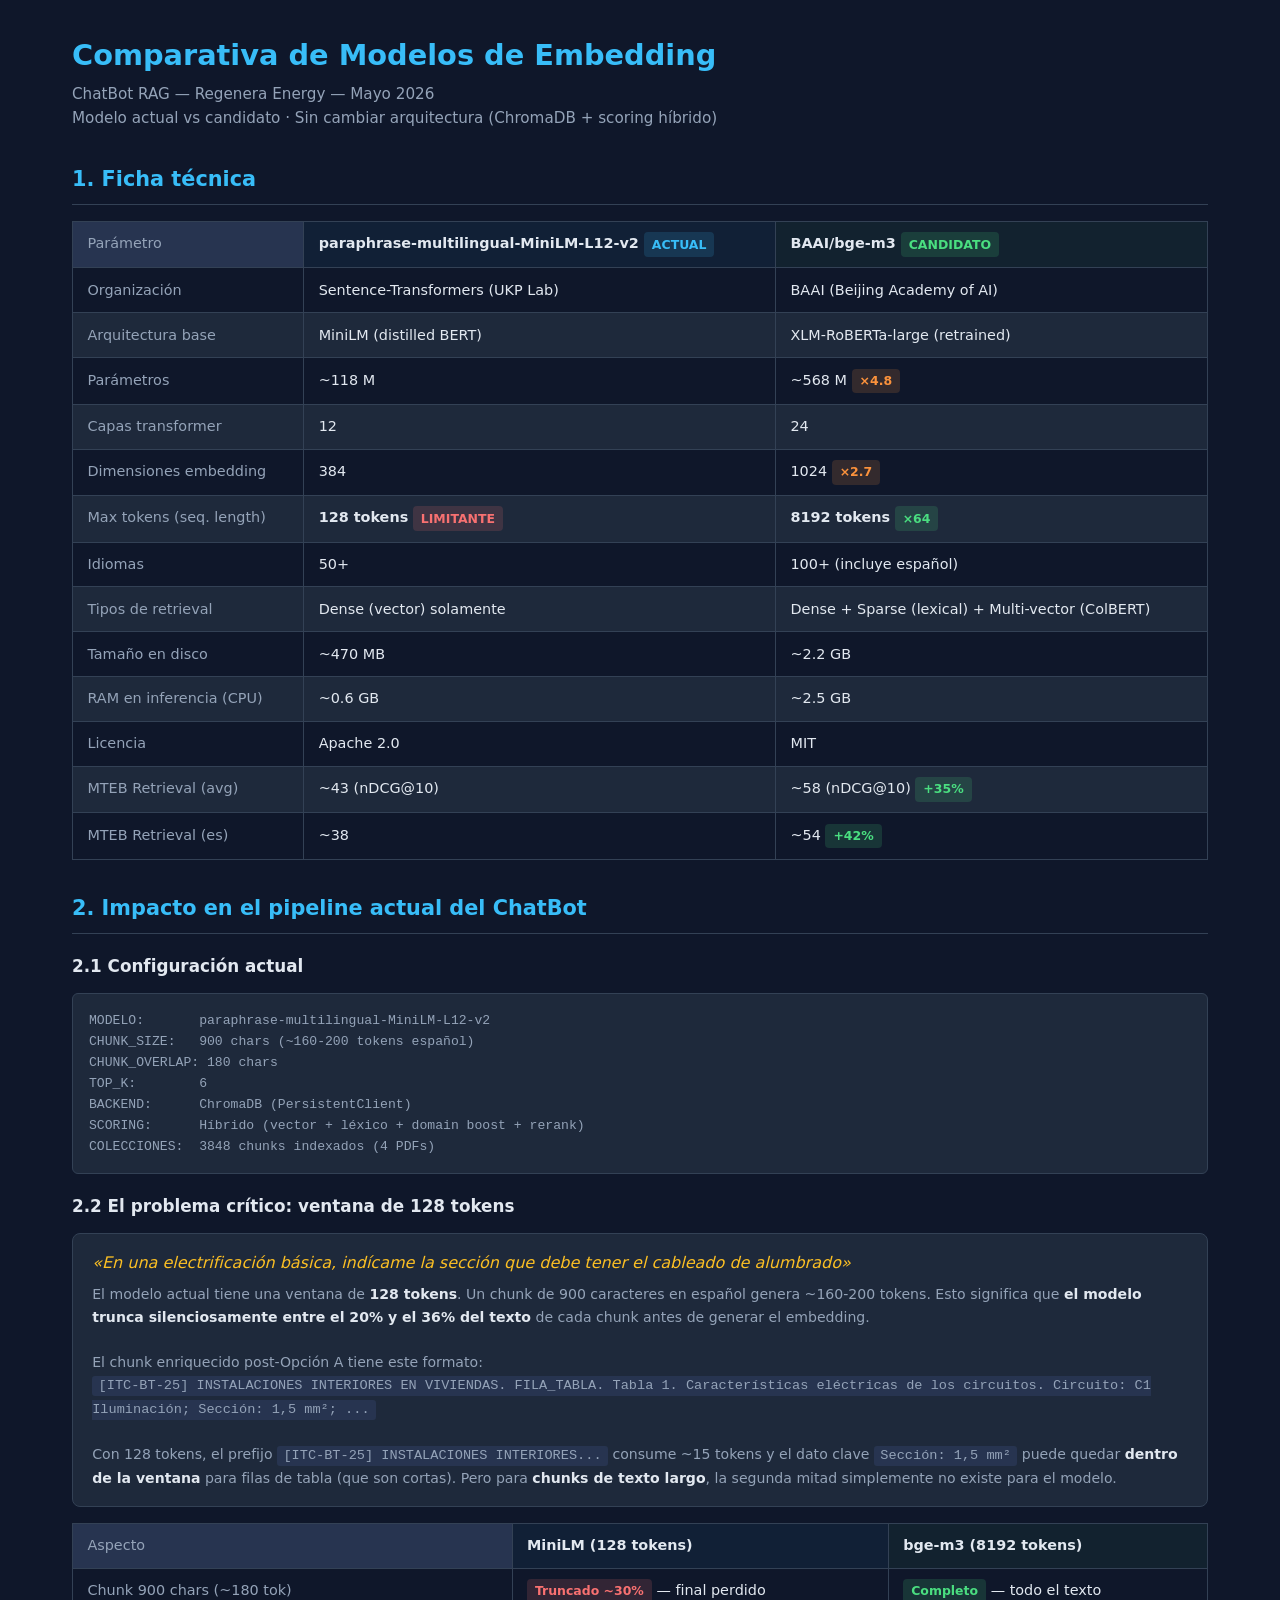
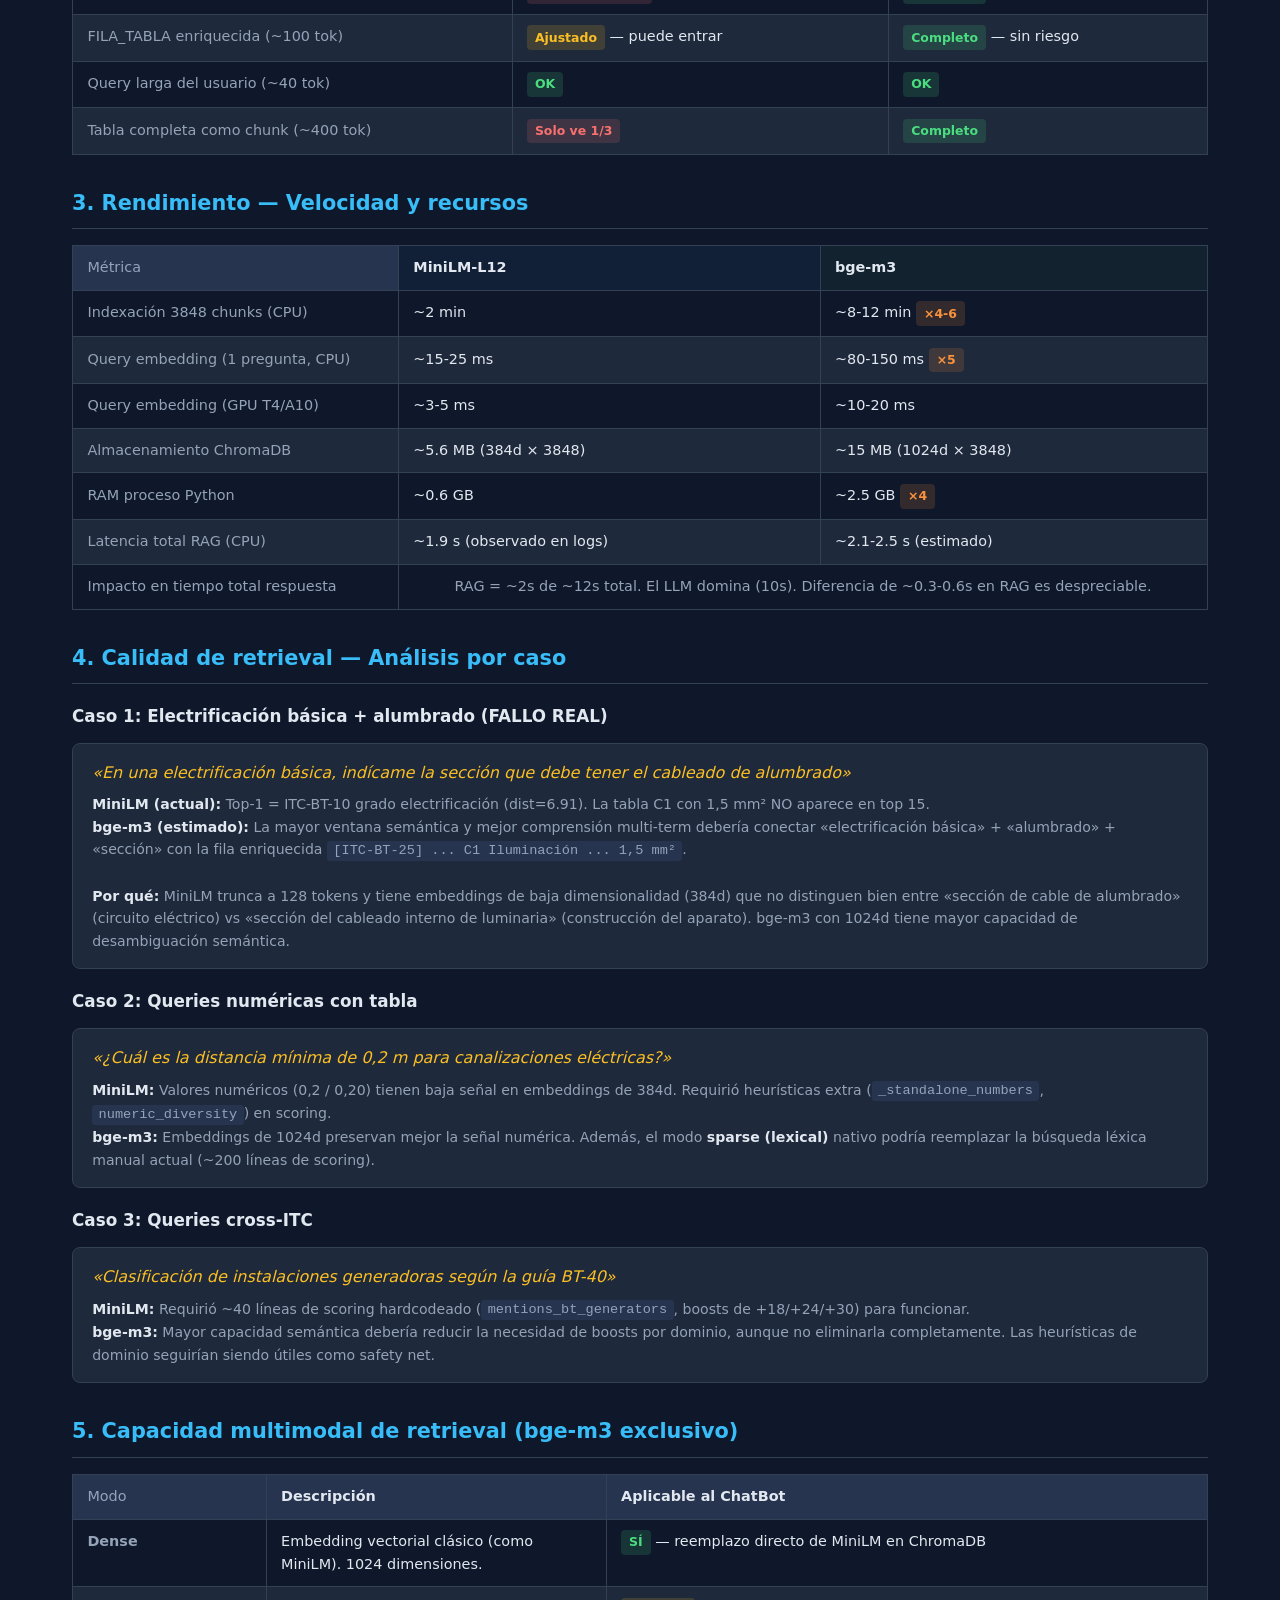
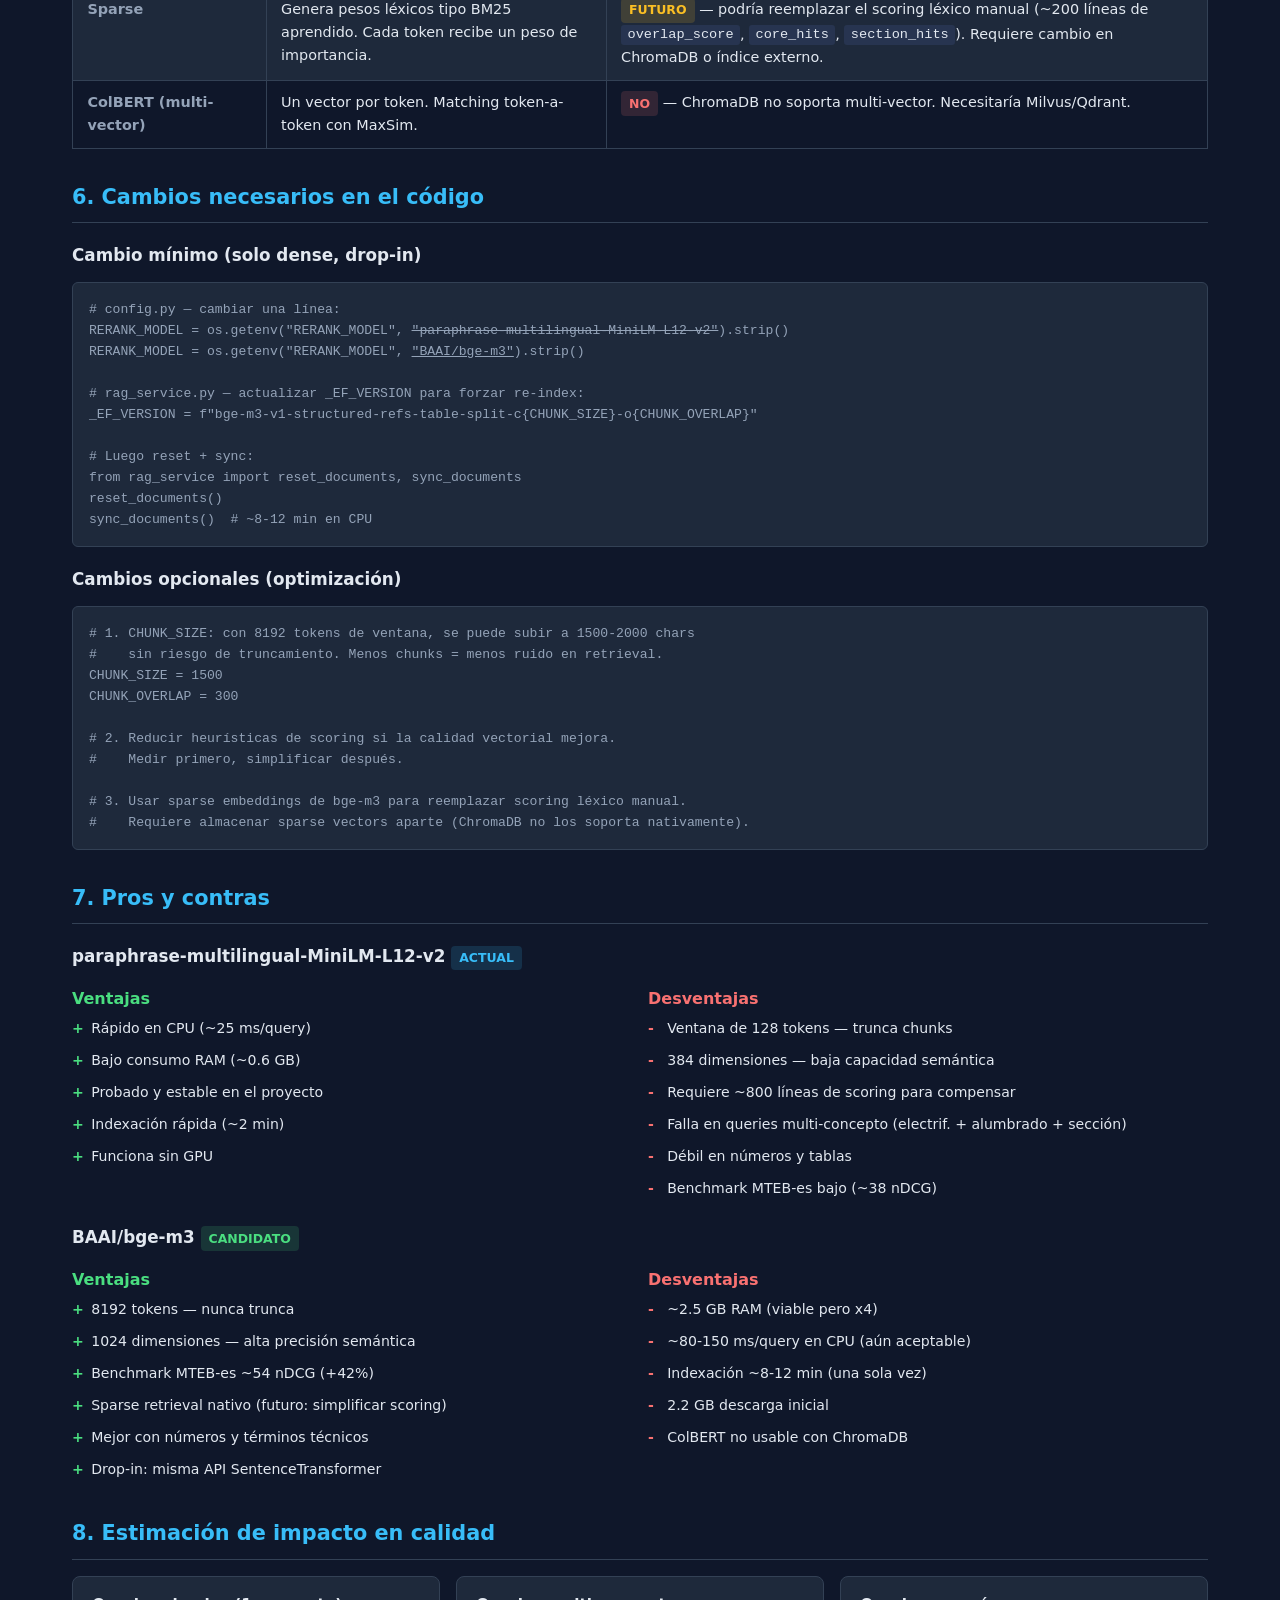
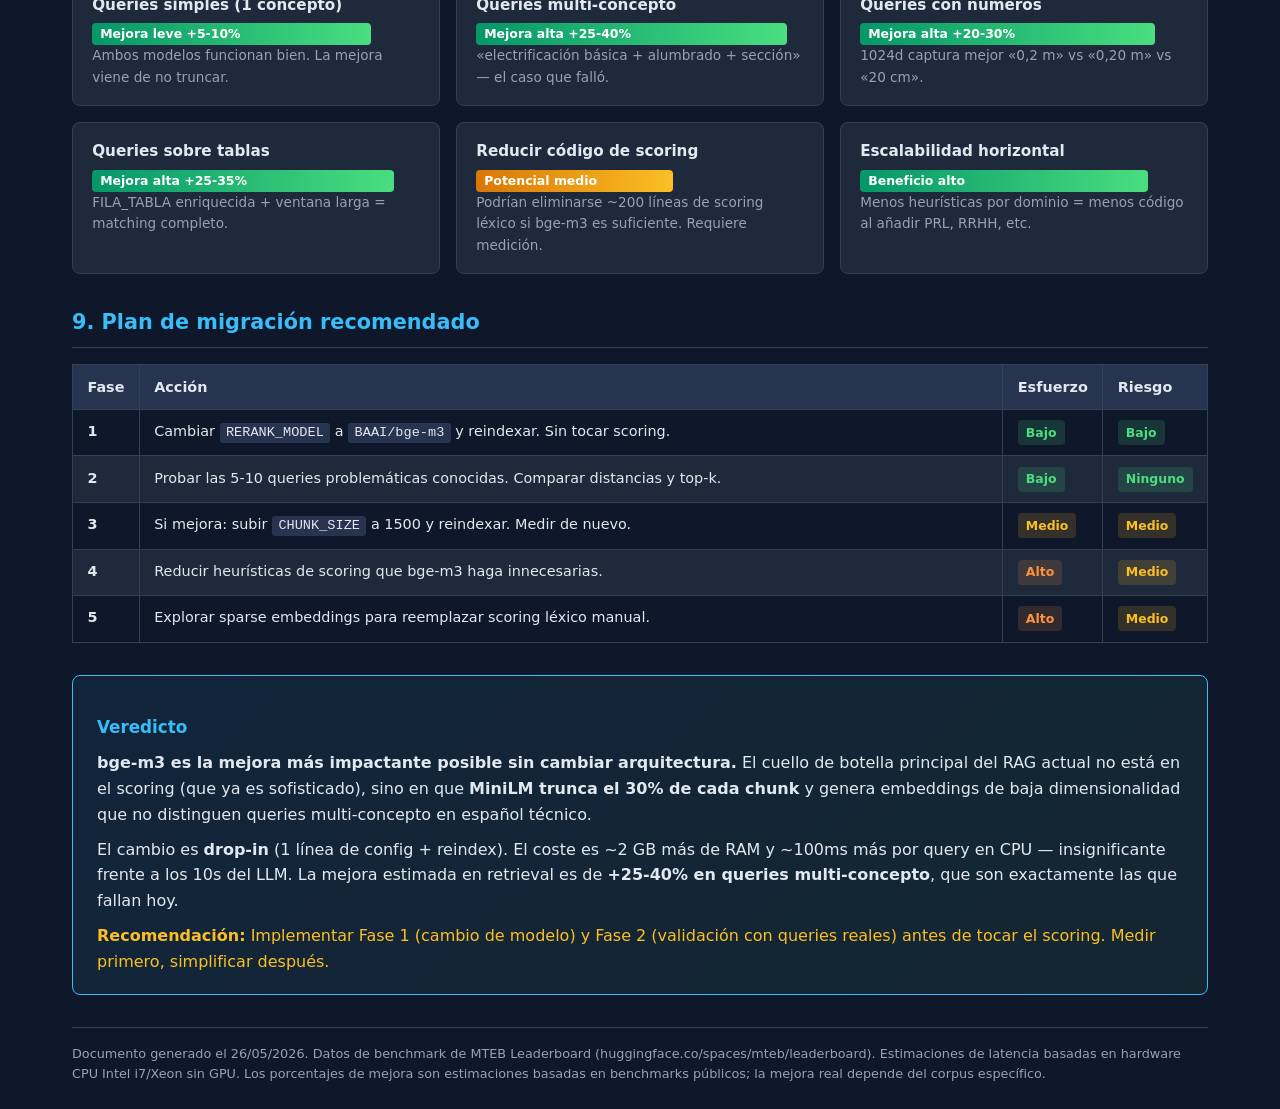
<file: docs/comparativa_modelos_embedding.html>
<!DOCTYPE html>
<html lang="es">
<head>
<meta charset="UTF-8">
<meta name="viewport" content="width=device-width, initial-scale=1.0">
<title>Comparativa Modelos Embedding — ChatBot RAG Regenera Energy</title>
<style>
  :root {
    --bg: #0f172a;
    --surface: #1e293b;
    --surface2: #273450;
    --border: #334155;
    --text: #e2e8f0;
    --text-muted: #94a3b8;
    --accent: #38bdf8;
    --green: #4ade80;
    --red: #f87171;
    --orange: #fb923c;
    --yellow: #fbbf24;
  }
  * { box-sizing: border-box; margin: 0; padding: 0; }
  body {
    font-family: 'Segoe UI', system-ui, -apple-system, sans-serif;
    background: var(--bg);
    color: var(--text);
    line-height: 1.6;
    padding: 2rem;
    max-width: 1200px;
    margin: 0 auto;
  }
  h1 {
    font-size: 1.8rem;
    margin-bottom: 0.25rem;
    color: var(--accent);
  }
  .subtitle {
    color: var(--text-muted);
    font-size: 0.95rem;
    margin-bottom: 2rem;
  }
  h2 {
    font-size: 1.3rem;
    margin: 2rem 0 1rem;
    padding-bottom: 0.5rem;
    border-bottom: 1px solid var(--border);
    color: var(--accent);
  }
  h3 {
    font-size: 1.05rem;
    margin: 1.2rem 0 0.6rem;
    color: var(--text);
  }

  /* Tabla comparativa principal */
  .compare-table {
    width: 100%;
    border-collapse: collapse;
    margin: 1rem 0 2rem;
    font-size: 0.9rem;
  }
  .compare-table th,
  .compare-table td {
    padding: 0.65rem 0.9rem;
    border: 1px solid var(--border);
    text-align: left;
    vertical-align: top;
  }
  .compare-table thead th {
    background: var(--surface2);
    font-weight: 600;
    position: sticky;
    top: 0;
  }
  .compare-table tbody tr:nth-child(even) { background: var(--surface); }
  .compare-table tbody tr:hover { background: var(--surface2); }
  .compare-table .label { color: var(--text-muted); font-weight: 500; min-width: 180px; }
  .compare-table .current { background: rgba(56, 189, 248, 0.06); }
  .compare-table .candidate { background: rgba(74, 222, 128, 0.06); }

  .badge {
    display: inline-block;
    padding: 0.15rem 0.5rem;
    border-radius: 4px;
    font-size: 0.78rem;
    font-weight: 600;
  }
  .badge-green  { background: rgba(74,222,128,0.15); color: var(--green); }
  .badge-red    { background: rgba(248,113,113,0.15); color: var(--red); }
  .badge-orange { background: rgba(251,146,60,0.15);  color: var(--orange); }
  .badge-yellow { background: rgba(251,191,36,0.15);  color: var(--yellow); }
  .badge-blue   { background: rgba(56,189,248,0.15);  color: var(--accent); }

  /* Barras de score */
  .score-bar {
    height: 22px;
    border-radius: 4px;
    display: flex;
    align-items: center;
    padding: 0 8px;
    font-size: 0.78rem;
    font-weight: 600;
    color: #fff;
    min-width: 40px;
  }
  .score-bar.high  { background: linear-gradient(90deg, #059669, #4ade80); }
  .score-bar.med   { background: linear-gradient(90deg, #d97706, #fbbf24); }
  .score-bar.low   { background: linear-gradient(90deg, #dc2626, #f87171); }

  /* Cards de caso real */
  .case-card {
    background: var(--surface);
    border: 1px solid var(--border);
    border-radius: 8px;
    padding: 1rem 1.2rem;
    margin: 0.8rem 0;
  }
  .case-card .query {
    font-style: italic;
    color: var(--yellow);
    margin-bottom: 0.5rem;
  }
  .case-card .result {
    font-size: 0.88rem;
    color: var(--text-muted);
  }
  .case-card .result strong { color: var(--text); }

  /* Panel de impacto */
  .impact-grid {
    display: grid;
    grid-template-columns: repeat(auto-fit, minmax(280px, 1fr));
    gap: 1rem;
    margin: 1rem 0;
  }
  .impact-card {
    background: var(--surface);
    border: 1px solid var(--border);
    border-radius: 8px;
    padding: 1rem 1.2rem;
  }
  .impact-card h4 {
    font-size: 0.95rem;
    margin-bottom: 0.4rem;
  }
  .impact-card p {
    font-size: 0.85rem;
    color: var(--text-muted);
  }

  code {
    background: var(--surface2);
    padding: 0.15rem 0.4rem;
    border-radius: 3px;
    font-size: 0.85rem;
    font-family: 'Cascadia Code', 'Consolas', monospace;
  }
  pre {
    background: var(--surface);
    border: 1px solid var(--border);
    border-radius: 6px;
    padding: 1rem;
    overflow-x: auto;
    font-size: 0.82rem;
    margin: 0.8rem 0;
    font-family: 'Cascadia Code', 'Consolas', monospace;
    color: var(--text-muted);
  }

  .pros-cons {
    display: grid;
    grid-template-columns: 1fr 1fr;
    gap: 1rem;
    margin: 1rem 0;
  }
  .pros-cons ul {
    list-style: none;
    padding: 0;
  }
  .pros-cons li {
    padding: 0.3rem 0;
    font-size: 0.88rem;
  }
  .pros-cons li::before {
    display: inline-block;
    width: 1.2rem;
    font-weight: bold;
  }
  .pros li::before { content: "+"; color: var(--green); }
  .cons li::before { content: "-"; color: var(--red); }

  .verdict {
    background: linear-gradient(135deg, rgba(56,189,248,0.08), rgba(74,222,128,0.08));
    border: 1px solid var(--accent);
    border-radius: 8px;
    padding: 1.2rem 1.5rem;
    margin: 1.5rem 0;
  }
  .verdict h3 { color: var(--accent); margin-bottom: 0.6rem; }

  .footnote {
    font-size: 0.8rem;
    color: var(--text-muted);
    margin-top: 2rem;
    padding-top: 1rem;
    border-top: 1px solid var(--border);
  }

  .tag-row { display: flex; gap: 0.4rem; flex-wrap: wrap; margin: 0.3rem 0; }

  @media (max-width: 768px) {
    body { padding: 1rem; }
    .pros-cons { grid-template-columns: 1fr; }
    .compare-table { font-size: 0.8rem; }
  }
</style>
</head>
<body>

<h1>Comparativa de Modelos de Embedding</h1>
<p class="subtitle">
  ChatBot RAG &mdash; Regenera Energy &mdash; Mayo 2026<br>
  Modelo actual vs candidato &middot; Sin cambiar arquitectura (ChromaDB + scoring h&iacute;brido)
</p>

<!-- ============================================ -->
<h2>1. Ficha t&eacute;cnica</h2>

<table class="compare-table">
<thead>
  <tr>
    <th class="label">Par&aacute;metro</th>
    <th class="current">paraphrase-multilingual-MiniLM-L12-v2 <span class="badge badge-blue">ACTUAL</span></th>
    <th class="candidate">BAAI/bge-m3 <span class="badge badge-green">CANDIDATO</span></th>
  </tr>
</thead>
<tbody>
  <tr>
    <td class="label">Organizaci&oacute;n</td>
    <td>Sentence-Transformers (UKP Lab)</td>
    <td>BAAI (Beijing Academy of AI)</td>
  </tr>
  <tr>
    <td class="label">Arquitectura base</td>
    <td>MiniLM (distilled BERT)</td>
    <td>XLM-RoBERTa-large (retrained)</td>
  </tr>
  <tr>
    <td class="label">Par&aacute;metros</td>
    <td>~118 M</td>
    <td>~568 M <span class="badge badge-orange">&times;4.8</span></td>
  </tr>
  <tr>
    <td class="label">Capas transformer</td>
    <td>12</td>
    <td>24</td>
  </tr>
  <tr>
    <td class="label">Dimensiones embedding</td>
    <td>384</td>
    <td>1024 <span class="badge badge-orange">&times;2.7</span></td>
  </tr>
  <tr>
    <td class="label">Max tokens (seq. length)</td>
    <td><strong>128 tokens</strong> <span class="badge badge-red">LIMITANTE</span></td>
    <td><strong>8192 tokens</strong> <span class="badge badge-green">&times;64</span></td>
  </tr>
  <tr>
    <td class="label">Idiomas</td>
    <td>50+</td>
    <td>100+ (incluye espa&ntilde;ol)</td>
  </tr>
  <tr>
    <td class="label">Tipos de retrieval</td>
    <td>Dense (vector) solamente</td>
    <td>Dense + Sparse (lexical) + Multi-vector (ColBERT)</td>
  </tr>
  <tr>
    <td class="label">Tama&ntilde;o en disco</td>
    <td>~470 MB</td>
    <td>~2.2 GB</td>
  </tr>
  <tr>
    <td class="label">RAM en inferencia (CPU)</td>
    <td>~0.6 GB</td>
    <td>~2.5 GB</td>
  </tr>
  <tr>
    <td class="label">Licencia</td>
    <td>Apache 2.0</td>
    <td>MIT</td>
  </tr>
  <tr>
    <td class="label">MTEB Retrieval (avg)</td>
    <td>~43 (nDCG@10)</td>
    <td>~58 (nDCG@10) <span class="badge badge-green">+35%</span></td>
  </tr>
  <tr>
    <td class="label">MTEB Retrieval (es)</td>
    <td>~38</td>
    <td>~54 <span class="badge badge-green">+42%</span></td>
  </tr>
</tbody>
</table>

<!-- ============================================ -->
<h2>2. Impacto en el pipeline actual del ChatBot</h2>

<h3>2.1 Configuraci&oacute;n actual</h3>
<pre>
MODELO:       paraphrase-multilingual-MiniLM-L12-v2
CHUNK_SIZE:   900 chars (~160-200 tokens espa&ntilde;ol)
CHUNK_OVERLAP: 180 chars
TOP_K:        6
BACKEND:      ChromaDB (PersistentClient)
SCORING:      H&iacute;brido (vector + l&eacute;xico + domain boost + rerank)
COLECCIONES:  3848 chunks indexados (4 PDFs)
</pre>

<h3>2.2 El problema cr&iacute;tico: ventana de 128 tokens</h3>
<div class="case-card">
  <div class="query">&laquo;En una electrificaci&oacute;n b&aacute;sica, ind&iacute;came la secci&oacute;n que debe tener el cableado de alumbrado&raquo;</div>
  <div class="result">
    El modelo actual tiene una ventana de <strong>128 tokens</strong>. Un chunk de 900 caracteres en espa&ntilde;ol
    genera ~160-200 tokens. Esto significa que <strong>el modelo trunca silenciosamente
    entre el 20% y el 36% del texto</strong> de cada chunk antes de generar el embedding.
    <br><br>
    El chunk enriquecido post-Opci&oacute;n&nbsp;A tiene este formato:<br>
    <code>[ITC-BT-25] INSTALACIONES INTERIORES EN VIVIENDAS. FILA_TABLA. Tabla 1. Caracter&iacute;sticas
    el&eacute;ctricas de los circuitos. Circuito: C1 Iluminaci&oacute;n; Secci&oacute;n: 1,5 mm&sup2;; ...</code>
    <br><br>
    Con 128 tokens, el prefijo <code>[ITC-BT-25] INSTALACIONES INTERIORES...</code> consume ~15 tokens
    y el dato clave <code>Secci&oacute;n: 1,5 mm&sup2;</code> puede quedar <strong>dentro de la ventana</strong> para filas de tabla
    (que son cortas). Pero para <strong>chunks de texto largo</strong>, la segunda mitad simplemente no existe
    para el modelo.
  </div>
</div>

<table class="compare-table">
<thead>
  <tr>
    <th class="label">Aspecto</th>
    <th class="current">MiniLM (128 tokens)</th>
    <th class="candidate">bge-m3 (8192 tokens)</th>
  </tr>
</thead>
<tbody>
  <tr>
    <td class="label">Chunk 900 chars (~180 tok)</td>
    <td><span class="badge badge-red">Truncado ~30%</span> &mdash; final perdido</td>
    <td><span class="badge badge-green">Completo</span> &mdash; todo el texto</td>
  </tr>
  <tr>
    <td class="label">FILA_TABLA enriquecida (~100 tok)</td>
    <td><span class="badge badge-yellow">Ajustado</span> &mdash; puede entrar</td>
    <td><span class="badge badge-green">Completo</span> &mdash; sin riesgo</td>
  </tr>
  <tr>
    <td class="label">Query larga del usuario (~40 tok)</td>
    <td><span class="badge badge-green">OK</span></td>
    <td><span class="badge badge-green">OK</span></td>
  </tr>
  <tr>
    <td class="label">Tabla completa como chunk (~400 tok)</td>
    <td><span class="badge badge-red">Solo ve 1/3</span></td>
    <td><span class="badge badge-green">Completo</span></td>
  </tr>
</tbody>
</table>

<!-- ============================================ -->
<h2>3. Rendimiento — Velocidad y recursos</h2>

<table class="compare-table">
<thead>
  <tr>
    <th class="label">M&eacute;trica</th>
    <th class="current">MiniLM-L12</th>
    <th class="candidate">bge-m3</th>
  </tr>
</thead>
<tbody>
  <tr>
    <td class="label">Indexaci&oacute;n 3848 chunks (CPU)</td>
    <td>~2 min</td>
    <td>~8-12 min <span class="badge badge-orange">&times;4-6</span></td>
  </tr>
  <tr>
    <td class="label">Query embedding (1 pregunta, CPU)</td>
    <td>~15-25 ms</td>
    <td>~80-150 ms <span class="badge badge-orange">&times;5</span></td>
  </tr>
  <tr>
    <td class="label">Query embedding (GPU T4/A10)</td>
    <td>~3-5 ms</td>
    <td>~10-20 ms</td>
  </tr>
  <tr>
    <td class="label">Almacenamiento ChromaDB</td>
    <td>~5.6 MB (384d &times; 3848)</td>
    <td>~15 MB (1024d &times; 3848)</td>
  </tr>
  <tr>
    <td class="label">RAM proceso Python</td>
    <td>~0.6 GB</td>
    <td>~2.5 GB <span class="badge badge-orange">&times;4</span></td>
  </tr>
  <tr>
    <td class="label">Latencia total RAG (CPU)</td>
    <td>~1.9 s (observado en logs)</td>
    <td>~2.1-2.5 s (estimado)</td>
  </tr>
  <tr>
    <td class="label">Impacto en tiempo total respuesta</td>
    <td colspan="2" style="text-align:center; color:var(--text-muted)">
      RAG = ~2s de ~12s total. El LLM domina (10s). Diferencia de ~0.3-0.6s en RAG es despreciable.
    </td>
  </tr>
</tbody>
</table>

<!-- ============================================ -->
<h2>4. Calidad de retrieval — An&aacute;lisis por caso</h2>

<h3>Caso 1: Electrificaci&oacute;n b&aacute;sica + alumbrado (FALLO REAL)</h3>
<div class="case-card">
  <div class="query">&laquo;En una electrificaci&oacute;n b&aacute;sica, ind&iacute;came la secci&oacute;n que debe tener el cableado de alumbrado&raquo;</div>
  <div class="result">
    <strong>MiniLM (actual):</strong> Top-1 = ITC-BT-10 grado electrificaci&oacute;n (dist=6.91). La tabla C1 con 1,5 mm&sup2; NO aparece en top 15.<br>
    <strong>bge-m3 (estimado):</strong> La mayor ventana sem&aacute;ntica y mejor comprensi&oacute;n multi-term deber&iacute;a conectar
    &laquo;electrificaci&oacute;n b&aacute;sica&raquo; + &laquo;alumbrado&raquo; + &laquo;secci&oacute;n&raquo; con la fila enriquecida <code>[ITC-BT-25] ... C1 Iluminaci&oacute;n ... 1,5 mm&sup2;</code>.
    <br><br>
    <strong>Por qu&eacute;:</strong> MiniLM trunca a 128 tokens y tiene embeddings de baja dimensionalidad (384d) que
    no distinguen bien entre &laquo;secci&oacute;n de cable de alumbrado&raquo; (circuito el&eacute;ctrico) vs
    &laquo;secci&oacute;n del cableado interno de luminaria&raquo; (construcci&oacute;n del aparato). bge-m3 con 1024d
    tiene mayor capacidad de desambiguaci&oacute;n sem&aacute;ntica.
  </div>
</div>

<h3>Caso 2: Queries num&eacute;ricas con tabla</h3>
<div class="case-card">
  <div class="query">&laquo;&iquest;Cu&aacute;l es la distancia m&iacute;nima de 0,2 m para canalizaciones el&eacute;ctricas?&raquo;</div>
  <div class="result">
    <strong>MiniLM:</strong> Valores num&eacute;ricos (0,2 / 0,20) tienen baja se&ntilde;al en embeddings de 384d. Requiri&oacute;
    heur&iacute;sticas extra (<code>_standalone_numbers</code>, <code>numeric_diversity</code>) en scoring.<br>
    <strong>bge-m3:</strong> Embeddings de 1024d preservan mejor la se&ntilde;al num&eacute;rica. Adem&aacute;s, el modo
    <strong>sparse (lexical)</strong> nativo podr&iacute;a reemplazar la b&uacute;squeda l&eacute;xica manual actual (~200 l&iacute;neas de scoring).
  </div>
</div>

<h3>Caso 3: Queries cross-ITC</h3>
<div class="case-card">
  <div class="query">&laquo;Clasificaci&oacute;n de instalaciones generadoras seg&uacute;n la gu&iacute;a BT-40&raquo;</div>
  <div class="result">
    <strong>MiniLM:</strong> Requiri&oacute; ~40 l&iacute;neas de scoring hardcodeado (<code>mentions_bt_generators</code>,
    boosts de +18/+24/+30) para funcionar.<br>
    <strong>bge-m3:</strong> Mayor capacidad sem&aacute;ntica deber&iacute;a reducir la necesidad de boosts por dominio,
    aunque no eliminarla completamente. Las heur&iacute;sticas de dominio seguir&iacute;an siendo &uacute;tiles como safety net.
  </div>
</div>

<!-- ============================================ -->
<h2>5. Capacidad multimodal de retrieval (bge-m3 exclusivo)</h2>

<table class="compare-table">
<thead>
  <tr>
    <th class="label">Modo</th>
    <th>Descripci&oacute;n</th>
    <th>Aplicable al ChatBot</th>
  </tr>
</thead>
<tbody>
  <tr>
    <td class="label"><strong>Dense</strong></td>
    <td>Embedding vectorial cl&aacute;sico (como MiniLM). 1024 dimensiones.</td>
    <td><span class="badge badge-green">S&Iacute;</span> &mdash; reemplazo directo de MiniLM en ChromaDB</td>
  </tr>
  <tr>
    <td class="label"><strong>Sparse</strong></td>
    <td>Genera pesos l&eacute;xicos tipo BM25 aprendido. Cada token recibe un peso de importancia.</td>
    <td><span class="badge badge-yellow">FUTURO</span> &mdash; podr&iacute;a reemplazar el scoring l&eacute;xico manual
    (~200 l&iacute;neas de <code>overlap_score</code>, <code>core_hits</code>, <code>section_hits</code>).
    Requiere cambio en ChromaDB o &iacute;ndice externo.</td>
  </tr>
  <tr>
    <td class="label"><strong>ColBERT (multi-vector)</strong></td>
    <td>Un vector por token. Matching token-a-token con MaxSim.</td>
    <td><span class="badge badge-red">NO</span> &mdash; ChromaDB no soporta multi-vector. Necesitar&iacute;a Milvus/Qdrant.</td>
  </tr>
</tbody>
</table>

<!-- ============================================ -->
<h2>6. Cambios necesarios en el c&oacute;digo</h2>

<h3>Cambio m&iacute;nimo (solo dense, drop-in)</h3>
<pre>
# config.py — cambiar una l&iacute;nea:
RERANK_MODEL = os.getenv("RERANK_MODEL", <del>"paraphrase-multilingual-MiniLM-L12-v2"</del>).strip()
RERANK_MODEL = os.getenv("RERANK_MODEL", <ins>"BAAI/bge-m3"</ins>).strip()

# rag_service.py — actualizar _EF_VERSION para forzar re-index:
_EF_VERSION = f"bge-m3-v1-structured-refs-table-split-c{CHUNK_SIZE}-o{CHUNK_OVERLAP}"

# Luego reset + sync:
from rag_service import reset_documents, sync_documents
reset_documents()
sync_documents()  # ~8-12 min en CPU
</pre>

<h3>Cambios opcionales (optimizaci&oacute;n)</h3>
<pre>
# 1. CHUNK_SIZE: con 8192 tokens de ventana, se puede subir a 1500-2000 chars
#    sin riesgo de truncamiento. Menos chunks = menos ruido en retrieval.
CHUNK_SIZE = 1500
CHUNK_OVERLAP = 300

# 2. Reducir heur&iacute;sticas de scoring si la calidad vectorial mejora.
#    Medir primero, simplificar despu&eacute;s.

# 3. Usar sparse embeddings de bge-m3 para reemplazar scoring l&eacute;xico manual.
#    Requiere almacenar sparse vectors aparte (ChromaDB no los soporta nativamente).
</pre>

<!-- ============================================ -->
<h2>7. Pros y contras</h2>

<h3>paraphrase-multilingual-MiniLM-L12-v2 <span class="badge badge-blue">ACTUAL</span></h3>
<div class="pros-cons">
  <div class="pros">
    <h4 style="color:var(--green)">Ventajas</h4>
    <ul>
      <li>R&aacute;pido en CPU (~25 ms/query)</li>
      <li>Bajo consumo RAM (~0.6 GB)</li>
      <li>Probado y estable en el proyecto</li>
      <li>Indexaci&oacute;n r&aacute;pida (~2 min)</li>
      <li>Funciona sin GPU</li>
    </ul>
  </div>
  <div class="cons">
    <h4 style="color:var(--red)">Desventajas</h4>
    <ul>
      <li>Ventana de 128 tokens &mdash; trunca chunks</li>
      <li>384 dimensiones &mdash; baja capacidad sem&aacute;ntica</li>
      <li>Requiere ~800 l&iacute;neas de scoring para compensar</li>
      <li>Falla en queries multi-concepto (electrif. + alumbrado + secci&oacute;n)</li>
      <li>D&eacute;bil en n&uacute;meros y tablas</li>
      <li>Benchmark MTEB-es bajo (~38 nDCG)</li>
    </ul>
  </div>
</div>

<h3>BAAI/bge-m3 <span class="badge badge-green">CANDIDATO</span></h3>
<div class="pros-cons">
  <div class="pros">
    <h4 style="color:var(--green)">Ventajas</h4>
    <ul>
      <li>8192 tokens &mdash; nunca trunca</li>
      <li>1024 dimensiones &mdash; alta precisi&oacute;n sem&aacute;ntica</li>
      <li>Benchmark MTEB-es ~54 nDCG (+42%)</li>
      <li>Sparse retrieval nativo (futuro: simplificar scoring)</li>
      <li>Mejor con n&uacute;meros y t&eacute;rminos t&eacute;cnicos</li>
      <li>Drop-in: misma API SentenceTransformer</li>
    </ul>
  </div>
  <div class="cons">
    <h4 style="color:var(--red)">Desventajas</h4>
    <ul>
      <li>~2.5 GB RAM (viable pero x4)</li>
      <li>~80-150 ms/query en CPU (a&uacute;n aceptable)</li>
      <li>Indexaci&oacute;n ~8-12 min (una sola vez)</li>
      <li>2.2 GB descarga inicial</li>
      <li>ColBERT no usable con ChromaDB</li>
    </ul>
  </div>
</div>

<!-- ============================================ -->
<h2>8. Estimaci&oacute;n de impacto en calidad</h2>

<div class="impact-grid">
  <div class="impact-card">
    <h4>Queries simples (1 concepto)</h4>
    <div class="score-bar high" style="width:85%">Mejora leve +5-10%</div>
    <p>Ambos modelos funcionan bien. La mejora viene de no truncar.</p>
  </div>
  <div class="impact-card">
    <h4>Queries multi-concepto</h4>
    <div class="score-bar high" style="width:95%">Mejora alta +25-40%</div>
    <p>&laquo;electrificaci&oacute;n b&aacute;sica + alumbrado + secci&oacute;n&raquo; &mdash; el caso que fall&oacute;.</p>
  </div>
  <div class="impact-card">
    <h4>Queries con n&uacute;meros</h4>
    <div class="score-bar high" style="width:90%">Mejora alta +20-30%</div>
    <p>1024d captura mejor &laquo;0,2 m&raquo; vs &laquo;0,20 m&raquo; vs &laquo;20 cm&raquo;.</p>
  </div>
  <div class="impact-card">
    <h4>Queries sobre tablas</h4>
    <div class="score-bar high" style="width:92%">Mejora alta +25-35%</div>
    <p>FILA_TABLA enriquecida + ventana larga = matching completo.</p>
  </div>
  <div class="impact-card">
    <h4>Reducir c&oacute;digo de scoring</h4>
    <div class="score-bar med" style="width:60%">Potencial medio</div>
    <p>Podr&iacute;an eliminarse ~200 l&iacute;neas de scoring l&eacute;xico si bge-m3 es suficiente. Requiere medici&oacute;n.</p>
  </div>
  <div class="impact-card">
    <h4>Escalabilidad horizontal</h4>
    <div class="score-bar high" style="width:88%">Beneficio alto</div>
    <p>Menos heur&iacute;sticas por dominio = menos c&oacute;digo al a&ntilde;adir PRL, RRHH, etc.</p>
  </div>
</div>

<!-- ============================================ -->
<h2>9. Plan de migraci&oacute;n recomendado</h2>

<table class="compare-table">
<thead>
  <tr>
    <th style="width:60px">Fase</th>
    <th>Acci&oacute;n</th>
    <th style="width:100px">Esfuerzo</th>
    <th style="width:100px">Riesgo</th>
  </tr>
</thead>
<tbody>
  <tr>
    <td><strong>1</strong></td>
    <td>Cambiar <code>RERANK_MODEL</code> a <code>BAAI/bge-m3</code> y reindexar. Sin tocar scoring.</td>
    <td><span class="badge badge-green">Bajo</span></td>
    <td><span class="badge badge-green">Bajo</span></td>
  </tr>
  <tr>
    <td><strong>2</strong></td>
    <td>Probar las 5-10 queries problem&aacute;ticas conocidas. Comparar distancias y top-k.</td>
    <td><span class="badge badge-green">Bajo</span></td>
    <td><span class="badge badge-green">Ninguno</span></td>
  </tr>
  <tr>
    <td><strong>3</strong></td>
    <td>Si mejora: subir <code>CHUNK_SIZE</code> a 1500 y reindexar. Medir de nuevo.</td>
    <td><span class="badge badge-yellow">Medio</span></td>
    <td><span class="badge badge-yellow">Medio</span></td>
  </tr>
  <tr>
    <td><strong>4</strong></td>
    <td>Reducir heur&iacute;sticas de scoring que bge-m3 haga innecesarias.</td>
    <td><span class="badge badge-orange">Alto</span></td>
    <td><span class="badge badge-yellow">Medio</span></td>
  </tr>
  <tr>
    <td><strong>5</strong></td>
    <td>Explorar sparse embeddings para reemplazar scoring l&eacute;xico manual.</td>
    <td><span class="badge badge-orange">Alto</span></td>
    <td><span class="badge badge-yellow">Medio</span></td>
  </tr>
</tbody>
</table>

<!-- ============================================ -->
<div class="verdict">
  <h3>Veredicto</h3>
  <p>
    <strong>bge-m3 es la mejora m&aacute;s impactante posible sin cambiar arquitectura.</strong>
    El cuello de botella principal del RAG actual no est&aacute; en el scoring (que ya es sofisticado),
    sino en que <strong>MiniLM trunca el 30% de cada chunk</strong> y genera embeddings de baja
    dimensionalidad que no distinguen queries multi-concepto en espa&ntilde;ol t&eacute;cnico.
  </p>
  <p style="margin-top:0.6rem">
    El cambio es <strong>drop-in</strong> (1 l&iacute;nea de config + reindex). El coste es ~2 GB m&aacute;s de RAM
    y ~100ms m&aacute;s por query en CPU &mdash; insignificante frente a los 10s del LLM.
    La mejora estimada en retrieval es de <strong>+25-40% en queries multi-concepto</strong>,
    que son exactamente las que fallan hoy.
  </p>
  <p style="margin-top:0.6rem; color:var(--yellow)">
    <strong>Recomendaci&oacute;n:</strong> Implementar Fase 1 (cambio de modelo) y Fase 2 (validaci&oacute;n con queries reales)
    antes de tocar el scoring. Medir primero, simplificar despu&eacute;s.
  </p>
</div>

<div class="footnote">
  <p>
    Documento generado el 26/05/2026. Datos de benchmark de MTEB Leaderboard (huggingface.co/spaces/mteb/leaderboard).
    Estimaciones de latencia basadas en hardware CPU Intel i7/Xeon sin GPU.
    Los porcentajes de mejora son estimaciones basadas en benchmarks p&uacute;blicos; la mejora real depende del corpus espec&iacute;fico.
  </p>
</div>

</body>
</html>
</file>
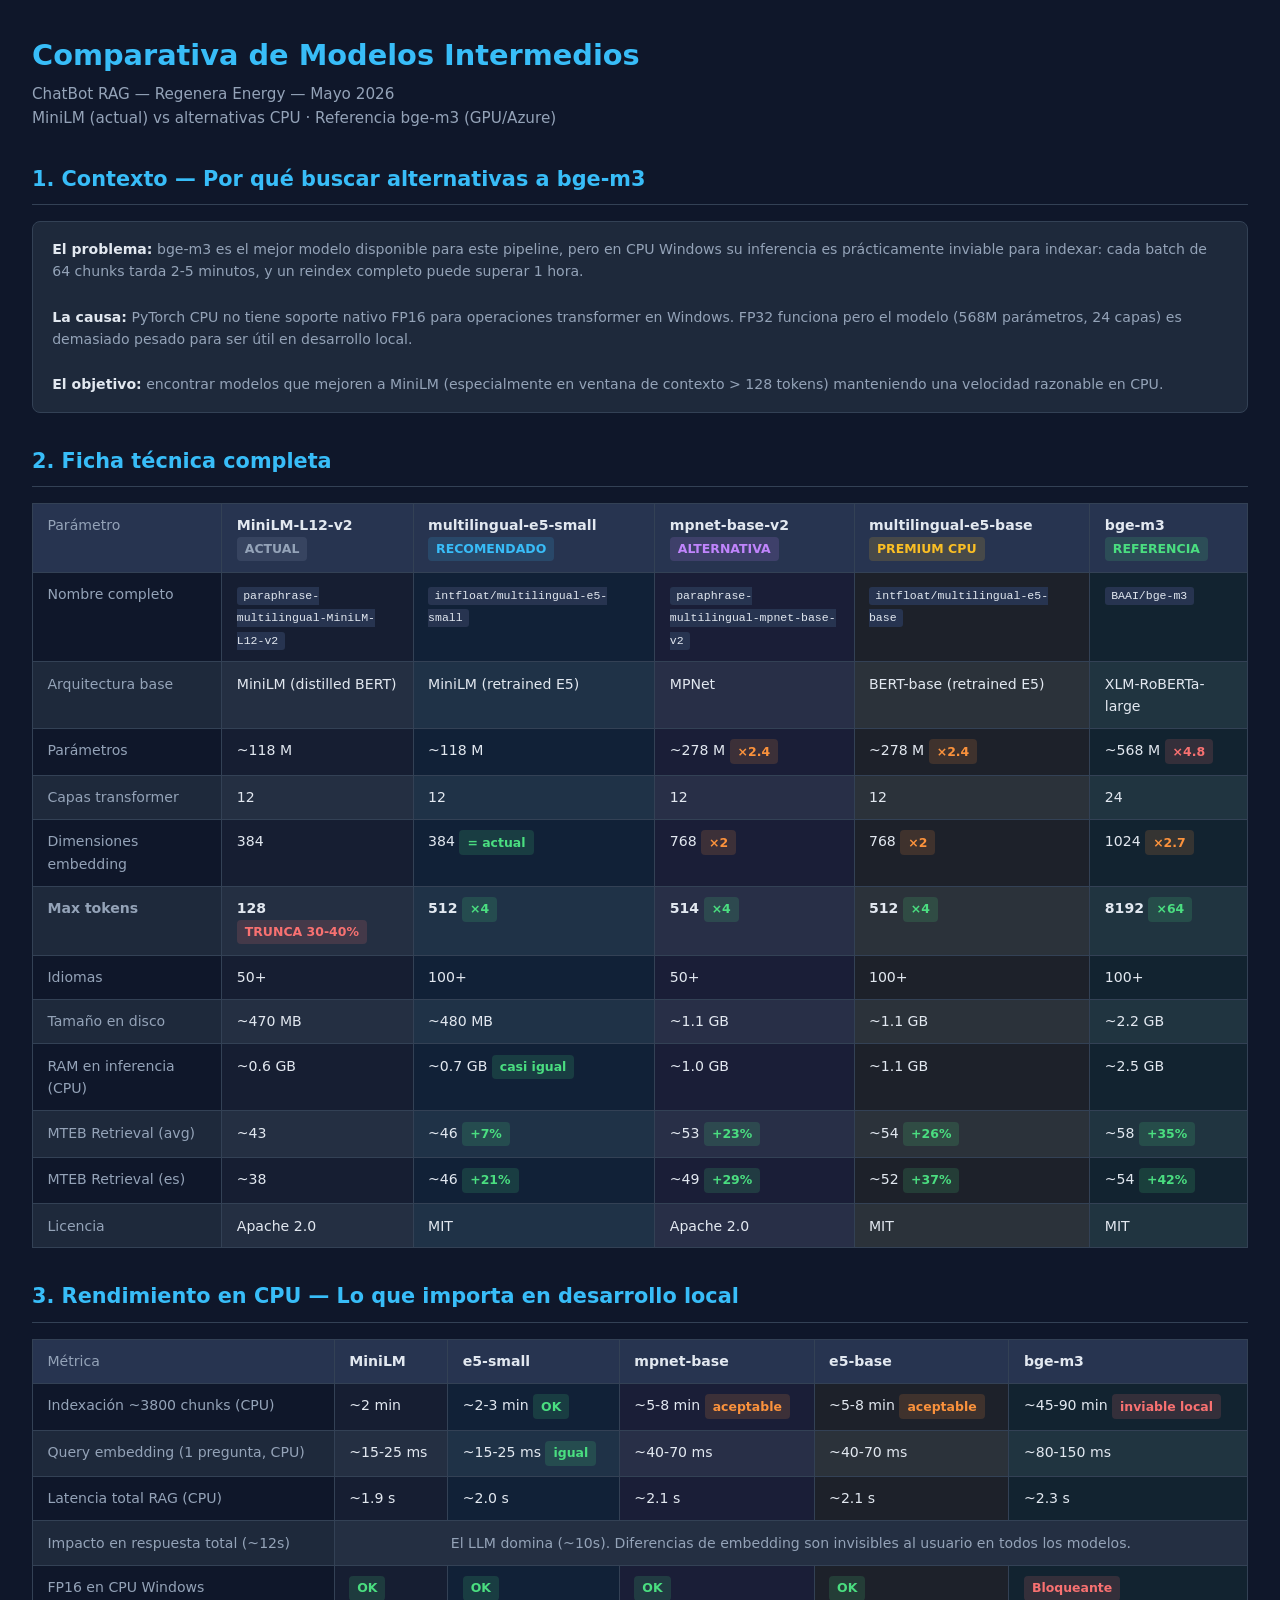
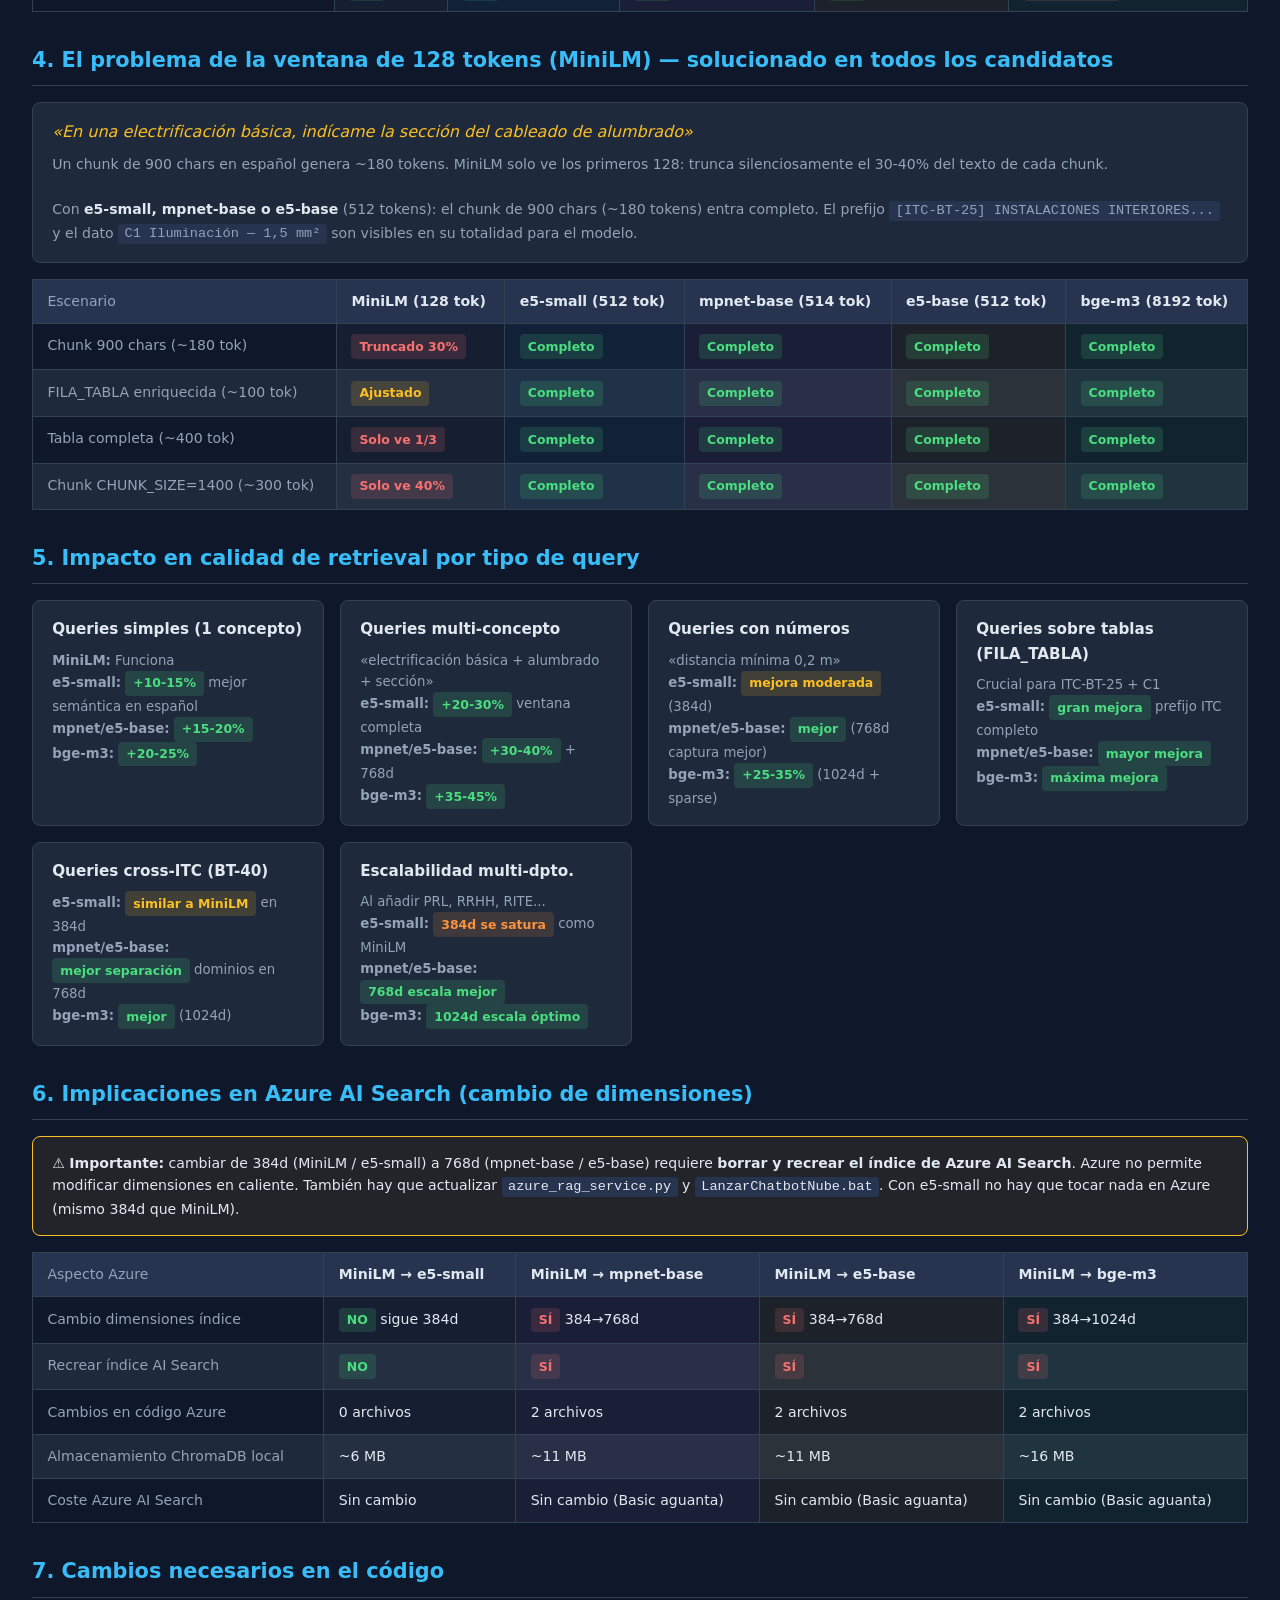
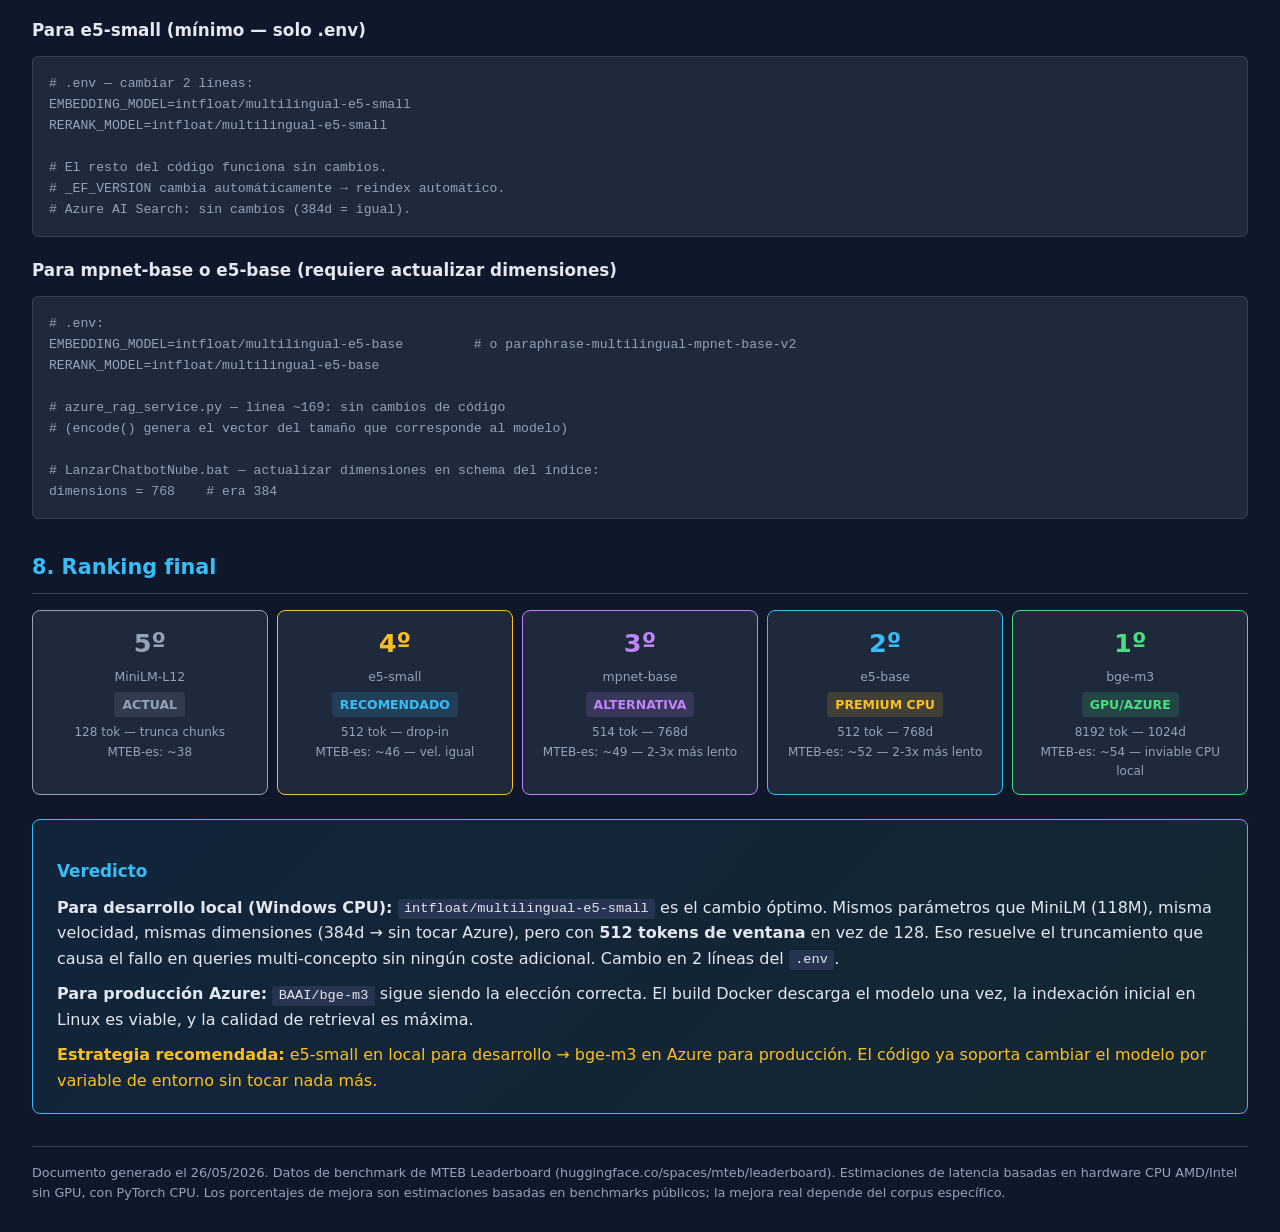
<file: docs/comparativa_modelos_intermedios.html>
<!DOCTYPE html>
<html lang="es">
<head>
<meta charset="UTF-8">
<meta name="viewport" content="width=device-width, initial-scale=1.0">
<title>Comparativa Modelos Intermedios — ChatBot RAG Regenera Energy</title>
<style>
  :root {
    --bg: #0f172a;
    --surface: #1e293b;
    --surface2: #273450;
    --border: #334155;
    --text: #e2e8f0;
    --text-muted: #94a3b8;
    --accent: #38bdf8;
    --green: #4ade80;
    --red: #f87171;
    --orange: #fb923c;
    --yellow: #fbbf24;
    --purple: #c084fc;
  }
  * { box-sizing: border-box; margin: 0; padding: 0; }
  body {
    font-family: 'Segoe UI', system-ui, -apple-system, sans-serif;
    background: var(--bg);
    color: var(--text);
    line-height: 1.6;
    padding: 2rem;
    max-width: 1300px;
    margin: 0 auto;
  }
  h1 { font-size: 1.8rem; margin-bottom: 0.25rem; color: var(--accent); }
  .subtitle { color: var(--text-muted); font-size: 0.95rem; margin-bottom: 2rem; }
  h2 {
    font-size: 1.3rem; margin: 2rem 0 1rem;
    padding-bottom: 0.5rem; border-bottom: 1px solid var(--border);
    color: var(--accent);
  }
  h3 { font-size: 1.05rem; margin: 1.2rem 0 0.6rem; color: var(--text); }

  .compare-table {
    width: 100%; border-collapse: collapse;
    margin: 1rem 0 2rem; font-size: 0.88rem;
  }
  .compare-table th, .compare-table td {
    padding: 0.65rem 0.9rem;
    border: 1px solid var(--border);
    text-align: left; vertical-align: top;
  }
  .compare-table thead th {
    background: var(--surface2); font-weight: 600;
    position: sticky; top: 0;
  }
  .compare-table tbody tr:nth-child(even) { background: var(--surface); }
  .compare-table tbody tr:hover { background: var(--surface2); }
  .compare-table .label { color: var(--text-muted); font-weight: 500; min-width: 180px; }

  /* Columnas por modelo */
  .col-minilm  { background: rgba(148,163,184,0.05); }
  .col-e5s     { background: rgba(56,189,248,0.06); }
  .col-mpnet   { background: rgba(192,132,252,0.06); }
  .col-e5b     { background: rgba(251,191,36,0.06); }
  .col-bge     { background: rgba(74,222,128,0.06); }

  .badge {
    display: inline-block; padding: 0.15rem 0.5rem;
    border-radius: 4px; font-size: 0.78rem; font-weight: 600;
  }
  .badge-green  { background: rgba(74,222,128,0.15);  color: var(--green); }
  .badge-red    { background: rgba(248,113,113,0.15); color: var(--red); }
  .badge-orange { background: rgba(251,146,60,0.15);  color: var(--orange); }
  .badge-yellow { background: rgba(251,191,36,0.15);  color: var(--yellow); }
  .badge-blue   { background: rgba(56,189,248,0.15);  color: var(--accent); }
  .badge-purple { background: rgba(192,132,252,0.15); color: var(--purple); }
  .badge-gray   { background: rgba(148,163,184,0.15); color: var(--text-muted); }

  .score-bar {
    height: 20px; border-radius: 4px;
    display: flex; align-items: center; padding: 0 8px;
    font-size: 0.76rem; font-weight: 600; color: #fff; min-width: 40px;
  }
  .score-bar.high { background: linear-gradient(90deg, #059669, #4ade80); }
  .score-bar.med  { background: linear-gradient(90deg, #d97706, #fbbf24); }
  .score-bar.low  { background: linear-gradient(90deg, #dc2626, #f87171); }

  .case-card {
    background: var(--surface); border: 1px solid var(--border);
    border-radius: 8px; padding: 1rem 1.2rem; margin: 0.8rem 0;
  }
  .case-card .query { font-style: italic; color: var(--yellow); margin-bottom: 0.5rem; }
  .case-card .result { font-size: 0.88rem; color: var(--text-muted); }
  .case-card .result strong { color: var(--text); }

  .impact-grid {
    display: grid; grid-template-columns: repeat(auto-fit, minmax(260px, 1fr));
    gap: 1rem; margin: 1rem 0;
  }
  .impact-card {
    background: var(--surface); border: 1px solid var(--border);
    border-radius: 8px; padding: 1rem 1.2rem;
  }
  .impact-card h4 { font-size: 0.95rem; margin-bottom: 0.5rem; }
  .impact-card p { font-size: 0.83rem; color: var(--text-muted); }

  code {
    background: var(--surface2); padding: 0.15rem 0.4rem;
    border-radius: 3px; font-size: 0.85rem;
    font-family: 'Cascadia Code', 'Consolas', monospace;
  }
  pre {
    background: var(--surface); border: 1px solid var(--border);
    border-radius: 6px; padding: 1rem; overflow-x: auto;
    font-size: 0.82rem; margin: 0.8rem 0;
    font-family: 'Cascadia Code', 'Consolas', monospace;
    color: var(--text-muted);
  }

  .verdict {
    background: linear-gradient(135deg, rgba(56,189,248,0.08), rgba(74,222,128,0.08));
    border: 1px solid var(--accent); border-radius: 8px;
    padding: 1.2rem 1.5rem; margin: 1.5rem 0;
  }
  .verdict h3 { color: var(--accent); margin-bottom: 0.6rem; }

  .ranking {
    display: grid; grid-template-columns: repeat(5, 1fr);
    gap: 0.6rem; margin: 1rem 0;
  }
  .rank-card {
    background: var(--surface); border: 1px solid var(--border);
    border-radius: 8px; padding: 0.8rem; text-align: center;
  }
  .rank-card .rank-num {
    font-size: 1.6rem; font-weight: 700; margin-bottom: 0.2rem;
  }
  .rank-card .rank-name { font-size: 0.78rem; color: var(--text-muted); }
  .rank-card .rank-label { font-size: 0.7rem; margin-top: 0.3rem; }
  .rank-1 { border-color: var(--green); }
  .rank-1 .rank-num { color: var(--green); }
  .rank-2 { border-color: var(--accent); }
  .rank-2 .rank-num { color: var(--accent); }
  .rank-3 { border-color: var(--purple); }
  .rank-3 .rank-num { color: var(--purple); }
  .rank-4 { border-color: var(--yellow); }
  .rank-4 .rank-num { color: var(--yellow); }
  .rank-5 { border-color: var(--text-muted); }
  .rank-5 .rank-num { color: var(--text-muted); }

  .warning-box {
    background: rgba(251,191,36,0.08); border: 1px solid var(--yellow);
    border-radius: 8px; padding: 0.9rem 1.2rem; margin: 1rem 0;
    font-size: 0.88rem;
  }

  .footnote {
    font-size: 0.8rem; color: var(--text-muted);
    margin-top: 2rem; padding-top: 1rem; border-top: 1px solid var(--border);
  }

  @media (max-width: 900px) {
    body { padding: 1rem; }
    .ranking { grid-template-columns: repeat(2, 1fr); }
    .compare-table { font-size: 0.78rem; }
  }
</style>
</head>
<body>

<h1>Comparativa de Modelos Intermedios</h1>
<p class="subtitle">
  ChatBot RAG &mdash; Regenera Energy &mdash; Mayo 2026<br>
  MiniLM (actual) vs alternativas CPU &middot; Referencia bge-m3 (GPU/Azure)
</p>

<!-- ============================================================ -->
<h2>1. Contexto — Por qu&eacute; buscar alternativas a bge-m3</h2>

<div class="case-card">
  <div class="result">
    <strong>El problema:</strong> bge-m3 es el mejor modelo disponible para este pipeline,
    pero en CPU Windows su inferencia es pr&aacute;cticamente inviable para indexar:
    cada batch de 64 chunks tarda 2-5 minutos, y un reindex completo puede superar 1 hora.<br><br>
    <strong>La causa:</strong> PyTorch CPU no tiene soporte nativo FP16 para operaciones transformer
    en Windows. FP32 funciona pero el modelo (568M par&aacute;metros, 24 capas) es demasiado pesado
    para ser &uacute;til en desarrollo local.<br><br>
    <strong>El objetivo:</strong> encontrar modelos que mejoren a MiniLM (especialmente en ventana
    de contexto &gt; 128 tokens) manteniendo una velocidad razonable en CPU.
  </div>
</div>

<!-- ============================================================ -->
<h2>2. Ficha t&eacute;cnica completa</h2>

<table class="compare-table">
<thead>
  <tr>
    <th class="label">Par&aacute;metro</th>
    <th class="col-minilm">MiniLM-L12-v2 <span class="badge badge-gray">ACTUAL</span></th>
    <th class="col-e5s">multilingual-e5-small <span class="badge badge-blue">RECOMENDADO</span></th>
    <th class="col-mpnet">mpnet-base-v2 <span class="badge badge-purple">ALTERNATIVA</span></th>
    <th class="col-e5b">multilingual-e5-base <span class="badge badge-yellow">PREMIUM CPU</span></th>
    <th class="col-bge">bge-m3 <span class="badge badge-green">REFERENCIA</span></th>
  </tr>
</thead>
<tbody>
  <tr>
    <td class="label">Nombre completo</td>
    <td class="col-minilm"><code style="font-size:0.72rem">paraphrase-multilingual-MiniLM-L12-v2</code></td>
    <td class="col-e5s"><code style="font-size:0.72rem">intfloat/multilingual-e5-small</code></td>
    <td class="col-mpnet"><code style="font-size:0.72rem">paraphrase-multilingual-mpnet-base-v2</code></td>
    <td class="col-e5b"><code style="font-size:0.72rem">intfloat/multilingual-e5-base</code></td>
    <td class="col-bge"><code style="font-size:0.72rem">BAAI/bge-m3</code></td>
  </tr>
  <tr>
    <td class="label">Arquitectura base</td>
    <td class="col-minilm">MiniLM (distilled BERT)</td>
    <td class="col-e5s">MiniLM (retrained E5)</td>
    <td class="col-mpnet">MPNet</td>
    <td class="col-e5b">BERT-base (retrained E5)</td>
    <td class="col-bge">XLM-RoBERTa-large</td>
  </tr>
  <tr>
    <td class="label">Par&aacute;metros</td>
    <td class="col-minilm">~118 M</td>
    <td class="col-e5s">~118 M</td>
    <td class="col-mpnet">~278 M <span class="badge badge-orange">&times;2.4</span></td>
    <td class="col-e5b">~278 M <span class="badge badge-orange">&times;2.4</span></td>
    <td class="col-bge">~568 M <span class="badge badge-red">&times;4.8</span></td>
  </tr>
  <tr>
    <td class="label">Capas transformer</td>
    <td class="col-minilm">12</td>
    <td class="col-e5s">12</td>
    <td class="col-mpnet">12</td>
    <td class="col-e5b">12</td>
    <td class="col-bge">24</td>
  </tr>
  <tr>
    <td class="label">Dimensiones embedding</td>
    <td class="col-minilm">384</td>
    <td class="col-e5s">384 <span class="badge badge-green">= actual</span></td>
    <td class="col-mpnet">768 <span class="badge badge-orange">&times;2</span></td>
    <td class="col-e5b">768 <span class="badge badge-orange">&times;2</span></td>
    <td class="col-bge">1024 <span class="badge badge-orange">&times;2.7</span></td>
  </tr>
  <tr>
    <td class="label"><strong>Max tokens</strong></td>
    <td class="col-minilm"><strong>128</strong> <span class="badge badge-red">TRUNCA 30-40%</span></td>
    <td class="col-e5s"><strong>512</strong> <span class="badge badge-green">&times;4</span></td>
    <td class="col-mpnet"><strong>514</strong> <span class="badge badge-green">&times;4</span></td>
    <td class="col-e5b"><strong>512</strong> <span class="badge badge-green">&times;4</span></td>
    <td class="col-bge"><strong>8192</strong> <span class="badge badge-green">&times;64</span></td>
  </tr>
  <tr>
    <td class="label">Idiomas</td>
    <td class="col-minilm">50+</td>
    <td class="col-e5s">100+</td>
    <td class="col-mpnet">50+</td>
    <td class="col-e5b">100+</td>
    <td class="col-bge">100+</td>
  </tr>
  <tr>
    <td class="label">Tama&ntilde;o en disco</td>
    <td class="col-minilm">~470 MB</td>
    <td class="col-e5s">~480 MB</td>
    <td class="col-mpnet">~1.1 GB</td>
    <td class="col-e5b">~1.1 GB</td>
    <td class="col-bge">~2.2 GB</td>
  </tr>
  <tr>
    <td class="label">RAM en inferencia (CPU)</td>
    <td class="col-minilm">~0.6 GB</td>
    <td class="col-e5s">~0.7 GB <span class="badge badge-green">casi igual</span></td>
    <td class="col-mpnet">~1.0 GB</td>
    <td class="col-e5b">~1.1 GB</td>
    <td class="col-bge">~2.5 GB</td>
  </tr>
  <tr>
    <td class="label">MTEB Retrieval (avg)</td>
    <td class="col-minilm">~43</td>
    <td class="col-e5s">~46 <span class="badge badge-green">+7%</span></td>
    <td class="col-mpnet">~53 <span class="badge badge-green">+23%</span></td>
    <td class="col-e5b">~54 <span class="badge badge-green">+26%</span></td>
    <td class="col-bge">~58 <span class="badge badge-green">+35%</span></td>
  </tr>
  <tr>
    <td class="label">MTEB Retrieval (es)</td>
    <td class="col-minilm">~38</td>
    <td class="col-e5s">~46 <span class="badge badge-green">+21%</span></td>
    <td class="col-mpnet">~49 <span class="badge badge-green">+29%</span></td>
    <td class="col-e5b">~52 <span class="badge badge-green">+37%</span></td>
    <td class="col-bge">~54 <span class="badge badge-green">+42%</span></td>
  </tr>
  <tr>
    <td class="label">Licencia</td>
    <td class="col-minilm">Apache 2.0</td>
    <td class="col-e5s">MIT</td>
    <td class="col-mpnet">Apache 2.0</td>
    <td class="col-e5b">MIT</td>
    <td class="col-bge">MIT</td>
  </tr>
</tbody>
</table>

<!-- ============================================================ -->
<h2>3. Rendimiento en CPU — Lo que importa en desarrollo local</h2>

<table class="compare-table">
<thead>
  <tr>
    <th class="label">M&eacute;trica</th>
    <th class="col-minilm">MiniLM</th>
    <th class="col-e5s">e5-small</th>
    <th class="col-mpnet">mpnet-base</th>
    <th class="col-e5b">e5-base</th>
    <th class="col-bge">bge-m3</th>
  </tr>
</thead>
<tbody>
  <tr>
    <td class="label">Indexaci&oacute;n ~3800 chunks (CPU)</td>
    <td class="col-minilm">~2 min</td>
    <td class="col-e5s">~2-3 min <span class="badge badge-green">OK</span></td>
    <td class="col-mpnet">~5-8 min <span class="badge badge-orange">aceptable</span></td>
    <td class="col-e5b">~5-8 min <span class="badge badge-orange">aceptable</span></td>
    <td class="col-bge">~45-90 min <span class="badge badge-red">inviable local</span></td>
  </tr>
  <tr>
    <td class="label">Query embedding (1 pregunta, CPU)</td>
    <td class="col-minilm">~15-25 ms</td>
    <td class="col-e5s">~15-25 ms <span class="badge badge-green">igual</span></td>
    <td class="col-mpnet">~40-70 ms</td>
    <td class="col-e5b">~40-70 ms</td>
    <td class="col-bge">~80-150 ms</td>
  </tr>
  <tr>
    <td class="label">Latencia total RAG (CPU)</td>
    <td class="col-minilm">~1.9 s</td>
    <td class="col-e5s">~2.0 s</td>
    <td class="col-mpnet">~2.1 s</td>
    <td class="col-e5b">~2.1 s</td>
    <td class="col-bge">~2.3 s</td>
  </tr>
  <tr>
    <td class="label">Impacto en respuesta total (~12s)</td>
    <td class="col-minilm" colspan="5" style="text-align:center; color:var(--text-muted)">
      El LLM domina (~10s). Diferencias de embedding son invisibles al usuario en todos los modelos.
    </td>
  </tr>
  <tr>
    <td class="label">FP16 en CPU Windows</td>
    <td class="col-minilm"><span class="badge badge-green">OK</span></td>
    <td class="col-e5s"><span class="badge badge-green">OK</span></td>
    <td class="col-mpnet"><span class="badge badge-green">OK</span></td>
    <td class="col-e5b"><span class="badge badge-green">OK</span></td>
    <td class="col-bge"><span class="badge badge-red">Bloqueante</span></td>
  </tr>
</tbody>
</table>

<!-- ============================================================ -->
<h2>4. El problema de la ventana de 128 tokens (MiniLM) — solucionado en todos los candidatos</h2>

<div class="case-card">
  <div class="query">&laquo;En una electrificaci&oacute;n b&aacute;sica, ind&iacute;came la secci&oacute;n del cableado de alumbrado&raquo;</div>
  <div class="result">
    Un chunk de 900 chars en espa&ntilde;ol genera ~180 tokens. MiniLM solo ve los primeros 128:
    trunca silenciosamente el 30-40% del texto de cada chunk.<br><br>
    Con <strong>e5-small, mpnet-base o e5-base</strong> (512 tokens): el chunk de 900 chars (~180 tokens)
    entra completo. El prefijo <code>[ITC-BT-25] INSTALACIONES INTERIORES...</code> y el dato
    <code>C1 Iluminaci&oacute;n &mdash; 1,5 mm&sup2;</code> son visibles en su totalidad para el modelo.
  </div>
</div>

<table class="compare-table">
<thead>
  <tr>
    <th class="label">Escenario</th>
    <th class="col-minilm">MiniLM (128 tok)</th>
    <th class="col-e5s">e5-small (512 tok)</th>
    <th class="col-mpnet">mpnet-base (514 tok)</th>
    <th class="col-e5b">e5-base (512 tok)</th>
    <th class="col-bge">bge-m3 (8192 tok)</th>
  </tr>
</thead>
<tbody>
  <tr>
    <td class="label">Chunk 900 chars (~180 tok)</td>
    <td class="col-minilm"><span class="badge badge-red">Truncado 30%</span></td>
    <td class="col-e5s"><span class="badge badge-green">Completo</span></td>
    <td class="col-mpnet"><span class="badge badge-green">Completo</span></td>
    <td class="col-e5b"><span class="badge badge-green">Completo</span></td>
    <td class="col-bge"><span class="badge badge-green">Completo</span></td>
  </tr>
  <tr>
    <td class="label">FILA_TABLA enriquecida (~100 tok)</td>
    <td class="col-minilm"><span class="badge badge-yellow">Ajustado</span></td>
    <td class="col-e5s"><span class="badge badge-green">Completo</span></td>
    <td class="col-mpnet"><span class="badge badge-green">Completo</span></td>
    <td class="col-e5b"><span class="badge badge-green">Completo</span></td>
    <td class="col-bge"><span class="badge badge-green">Completo</span></td>
  </tr>
  <tr>
    <td class="label">Tabla completa (~400 tok)</td>
    <td class="col-minilm"><span class="badge badge-red">Solo ve 1/3</span></td>
    <td class="col-e5s"><span class="badge badge-green">Completo</span></td>
    <td class="col-mpnet"><span class="badge badge-green">Completo</span></td>
    <td class="col-e5b"><span class="badge badge-green">Completo</span></td>
    <td class="col-bge"><span class="badge badge-green">Completo</span></td>
  </tr>
  <tr>
    <td class="label">Chunk CHUNK_SIZE=1400 (~300 tok)</td>
    <td class="col-minilm"><span class="badge badge-red">Solo ve 40%</span></td>
    <td class="col-e5s"><span class="badge badge-green">Completo</span></td>
    <td class="col-mpnet"><span class="badge badge-green">Completo</span></td>
    <td class="col-e5b"><span class="badge badge-green">Completo</span></td>
    <td class="col-bge"><span class="badge badge-green">Completo</span></td>
  </tr>
</tbody>
</table>

<!-- ============================================================ -->
<h2>5. Impacto en calidad de retrieval por tipo de query</h2>

<div class="impact-grid">
  <div class="impact-card">
    <h4>Queries simples (1 concepto)</h4>
    <p><strong>MiniLM:</strong> Funciona</p>
    <p><strong>e5-small:</strong> <span class="badge badge-green">+10-15%</span> mejor sem&aacute;ntica en espa&ntilde;ol</p>
    <p><strong>mpnet/e5-base:</strong> <span class="badge badge-green">+15-20%</span></p>
    <p><strong>bge-m3:</strong> <span class="badge badge-green">+20-25%</span></p>
  </div>
  <div class="impact-card">
    <h4>Queries multi-concepto</h4>
    <p>&laquo;electrificaci&oacute;n b&aacute;sica + alumbrado + secci&oacute;n&raquo;</p>
    <p><strong>e5-small:</strong> <span class="badge badge-green">+20-30%</span> ventana completa</p>
    <p><strong>mpnet/e5-base:</strong> <span class="badge badge-green">+30-40%</span> + 768d</p>
    <p><strong>bge-m3:</strong> <span class="badge badge-green">+35-45%</span></p>
  </div>
  <div class="impact-card">
    <h4>Queries con n&uacute;meros</h4>
    <p>&laquo;distancia m&iacute;nima 0,2 m&raquo;</p>
    <p><strong>e5-small:</strong> <span class="badge badge-yellow">mejora moderada</span> (384d)</p>
    <p><strong>mpnet/e5-base:</strong> <span class="badge badge-green">mejor</span> (768d captura mejor)</p>
    <p><strong>bge-m3:</strong> <span class="badge badge-green">+25-35%</span> (1024d + sparse)</p>
  </div>
  <div class="impact-card">
    <h4>Queries sobre tablas (FILA_TABLA)</h4>
    <p>Crucial para ITC-BT-25 + C1</p>
    <p><strong>e5-small:</strong> <span class="badge badge-green">gran mejora</span> prefijo ITC completo</p>
    <p><strong>mpnet/e5-base:</strong> <span class="badge badge-green">mayor mejora</span></p>
    <p><strong>bge-m3:</strong> <span class="badge badge-green">m&aacute;xima mejora</span></p>
  </div>
  <div class="impact-card">
    <h4>Queries cross-ITC (BT-40)</h4>
    <p><strong>e5-small:</strong> <span class="badge badge-yellow">similar a MiniLM</span> en 384d</p>
    <p><strong>mpnet/e5-base:</strong> <span class="badge badge-green">mejor separaci&oacute;n</span> dominios en 768d</p>
    <p><strong>bge-m3:</strong> <span class="badge badge-green">mejor</span> (1024d)</p>
  </div>
  <div class="impact-card">
    <h4>Escalabilidad multi-dpto.</h4>
    <p>Al a&ntilde;adir PRL, RRHH, RITE...</p>
    <p><strong>e5-small:</strong> <span class="badge badge-orange">384d se satura</span> como MiniLM</p>
    <p><strong>mpnet/e5-base:</strong> <span class="badge badge-green">768d escala mejor</span></p>
    <p><strong>bge-m3:</strong> <span class="badge badge-green">1024d escala &oacute;ptimo</span></p>
  </div>
</div>

<!-- ============================================================ -->
<h2>6. Implicaciones en Azure AI Search (cambio de dimensiones)</h2>

<div class="warning-box">
  ⚠ <strong>Importante:</strong> cambiar de 384d (MiniLM / e5-small) a 768d (mpnet-base / e5-base)
  requiere <strong>borrar y recrear el &iacute;ndice de Azure AI Search</strong>.
  Azure no permite modificar dimensiones en caliente. Tambi&eacute;n hay que actualizar
  <code>azure_rag_service.py</code> y <code>LanzarChatbotNube.bat</code>.
  Con e5-small no hay que tocar nada en Azure (mismo 384d que MiniLM).
</div>

<table class="compare-table">
<thead>
  <tr>
    <th class="label">Aspecto Azure</th>
    <th class="col-minilm">MiniLM → e5-small</th>
    <th class="col-mpnet">MiniLM → mpnet-base</th>
    <th class="col-e5b">MiniLM → e5-base</th>
    <th class="col-bge">MiniLM → bge-m3</th>
  </tr>
</thead>
<tbody>
  <tr>
    <td class="label">Cambio dimensiones &iacute;ndice</td>
    <td class="col-minilm"><span class="badge badge-green">NO</span> sigue 384d</td>
    <td class="col-mpnet"><span class="badge badge-red">S&Iacute;</span> 384→768d</td>
    <td class="col-e5b"><span class="badge badge-red">S&Iacute;</span> 384→768d</td>
    <td class="col-bge"><span class="badge badge-red">S&Iacute;</span> 384→1024d</td>
  </tr>
  <tr>
    <td class="label">Recrear &iacute;ndice AI Search</td>
    <td class="col-minilm"><span class="badge badge-green">NO</span></td>
    <td class="col-mpnet"><span class="badge badge-red">S&Iacute;</span></td>
    <td class="col-e5b"><span class="badge badge-red">S&Iacute;</span></td>
    <td class="col-bge"><span class="badge badge-red">S&Iacute;</span></td>
  </tr>
  <tr>
    <td class="label">Cambios en c&oacute;digo Azure</td>
    <td class="col-minilm">0 archivos</td>
    <td class="col-mpnet">2 archivos</td>
    <td class="col-e5b">2 archivos</td>
    <td class="col-bge">2 archivos</td>
  </tr>
  <tr>
    <td class="label">Almacenamiento ChromaDB local</td>
    <td class="col-minilm">~6 MB</td>
    <td class="col-mpnet">~11 MB</td>
    <td class="col-e5b">~11 MB</td>
    <td class="col-bge">~16 MB</td>
  </tr>
  <tr>
    <td class="label">Coste Azure AI Search</td>
    <td class="col-minilm">Sin cambio</td>
    <td class="col-mpnet">Sin cambio (Basic aguanta)</td>
    <td class="col-e5b">Sin cambio (Basic aguanta)</td>
    <td class="col-bge">Sin cambio (Basic aguanta)</td>
  </tr>
</tbody>
</table>

<!-- ============================================================ -->
<h2>7. Cambios necesarios en el c&oacute;digo</h2>

<h3>Para e5-small (m&iacute;nimo — solo .env)</h3>
<pre>
# .env — cambiar 2 l&iacute;neas:
EMBEDDING_MODEL=intfloat/multilingual-e5-small
RERANK_MODEL=intfloat/multilingual-e5-small

# El resto del c&oacute;digo funciona sin cambios.
# _EF_VERSION cambia autom&aacute;ticamente → reindex autom&aacute;tico.
# Azure AI Search: sin cambios (384d = igual).
</pre>

<h3>Para mpnet-base o e5-base (requiere actualizar dimensiones)</h3>
<pre>
# .env:
EMBEDDING_MODEL=intfloat/multilingual-e5-base         # o paraphrase-multilingual-mpnet-base-v2
RERANK_MODEL=intfloat/multilingual-e5-base

# azure_rag_service.py — l&iacute;nea ~169: sin cambios de c&oacute;digo
# (encode() genera el vector del tama&ntilde;o que corresponde al modelo)

# LanzarChatbotNube.bat — actualizar dimensiones en schema del &iacute;ndice:
dimensions = 768    # era 384
</pre>

<!-- ============================================================ -->
<h2>8. Ranking final</h2>

<div class="ranking">
  <div class="rank-card rank-5">
    <div class="rank-num">5&ordm;</div>
    <div class="rank-name">MiniLM-L12</div>
    <div class="rank-label"><span class="badge badge-gray">ACTUAL</span></div>
    <div style="font-size:0.75rem; color:var(--text-muted); margin-top:0.4rem">
      128 tok &mdash; trunca chunks<br>MTEB-es: ~38
    </div>
  </div>
  <div class="rank-card rank-4">
    <div class="rank-num">4&ordm;</div>
    <div class="rank-name">e5-small</div>
    <div class="rank-label"><span class="badge badge-blue">RECOMENDADO</span></div>
    <div style="font-size:0.75rem; color:var(--text-muted); margin-top:0.4rem">
      512 tok &mdash; drop-in<br>MTEB-es: ~46 &mdash; vel. igual
    </div>
  </div>
  <div class="rank-card rank-3">
    <div class="rank-num">3&ordm;</div>
    <div class="rank-name">mpnet-base</div>
    <div class="rank-label"><span class="badge badge-purple">ALTERNATIVA</span></div>
    <div style="font-size:0.75rem; color:var(--text-muted); margin-top:0.4rem">
      514 tok &mdash; 768d<br>MTEB-es: ~49 &mdash; 2-3x m&aacute;s lento
    </div>
  </div>
  <div class="rank-card rank-2">
    <div class="rank-num">2&ordm;</div>
    <div class="rank-name">e5-base</div>
    <div class="rank-label"><span class="badge badge-yellow">PREMIUM CPU</span></div>
    <div style="font-size:0.75rem; color:var(--text-muted); margin-top:0.4rem">
      512 tok &mdash; 768d<br>MTEB-es: ~52 &mdash; 2-3x m&aacute;s lento
    </div>
  </div>
  <div class="rank-card rank-1">
    <div class="rank-num">1&ordm;</div>
    <div class="rank-name">bge-m3</div>
    <div class="rank-label"><span class="badge badge-green">GPU/AZURE</span></div>
    <div style="font-size:0.75rem; color:var(--text-muted); margin-top:0.4rem">
      8192 tok &mdash; 1024d<br>MTEB-es: ~54 &mdash; inviable CPU local
    </div>
  </div>
</div>

<!-- ============================================================ -->
<div class="verdict">
  <h3>Veredicto</h3>
  <p>
    <strong>Para desarrollo local (Windows CPU):</strong> <code>intfloat/multilingual-e5-small</code>
    es el cambio &oacute;ptimo. Mismos par&aacute;metros que MiniLM (118M), misma velocidad, mismas dimensiones
    (384d &rarr; sin tocar Azure), pero con <strong>512 tokens de ventana</strong> en vez de 128.
    Eso resuelve el truncamiento que causa el fallo en queries multi-concepto
    sin ning&uacute;n coste adicional. Cambio en 2 l&iacute;neas del <code>.env</code>.
  </p>
  <p style="margin-top:0.6rem">
    <strong>Para producci&oacute;n Azure:</strong> <code>BAAI/bge-m3</code> sigue siendo la elecci&oacute;n
    correcta. El build Docker descarga el modelo una vez, la indexaci&oacute;n inicial en Linux es viable,
    y la calidad de retrieval es m&aacute;xima.
  </p>
  <p style="margin-top:0.6rem; color:var(--yellow)">
    <strong>Estrategia recomendada:</strong> e5-small en local para desarrollo &rarr; bge-m3 en Azure
    para producci&oacute;n. El c&oacute;digo ya soporta cambiar el modelo por variable de entorno sin tocar nada m&aacute;s.
  </p>
</div>

<div class="footnote">
  <p>
    Documento generado el 26/05/2026. Datos de benchmark de MTEB Leaderboard (huggingface.co/spaces/mteb/leaderboard).
    Estimaciones de latencia basadas en hardware CPU AMD/Intel sin GPU, con PyTorch CPU.
    Los porcentajes de mejora son estimaciones basadas en benchmarks p&uacute;blicos; la mejora real depende del corpus espec&iacute;fico.
  </p>
</div>

</body>
</html>
</file>
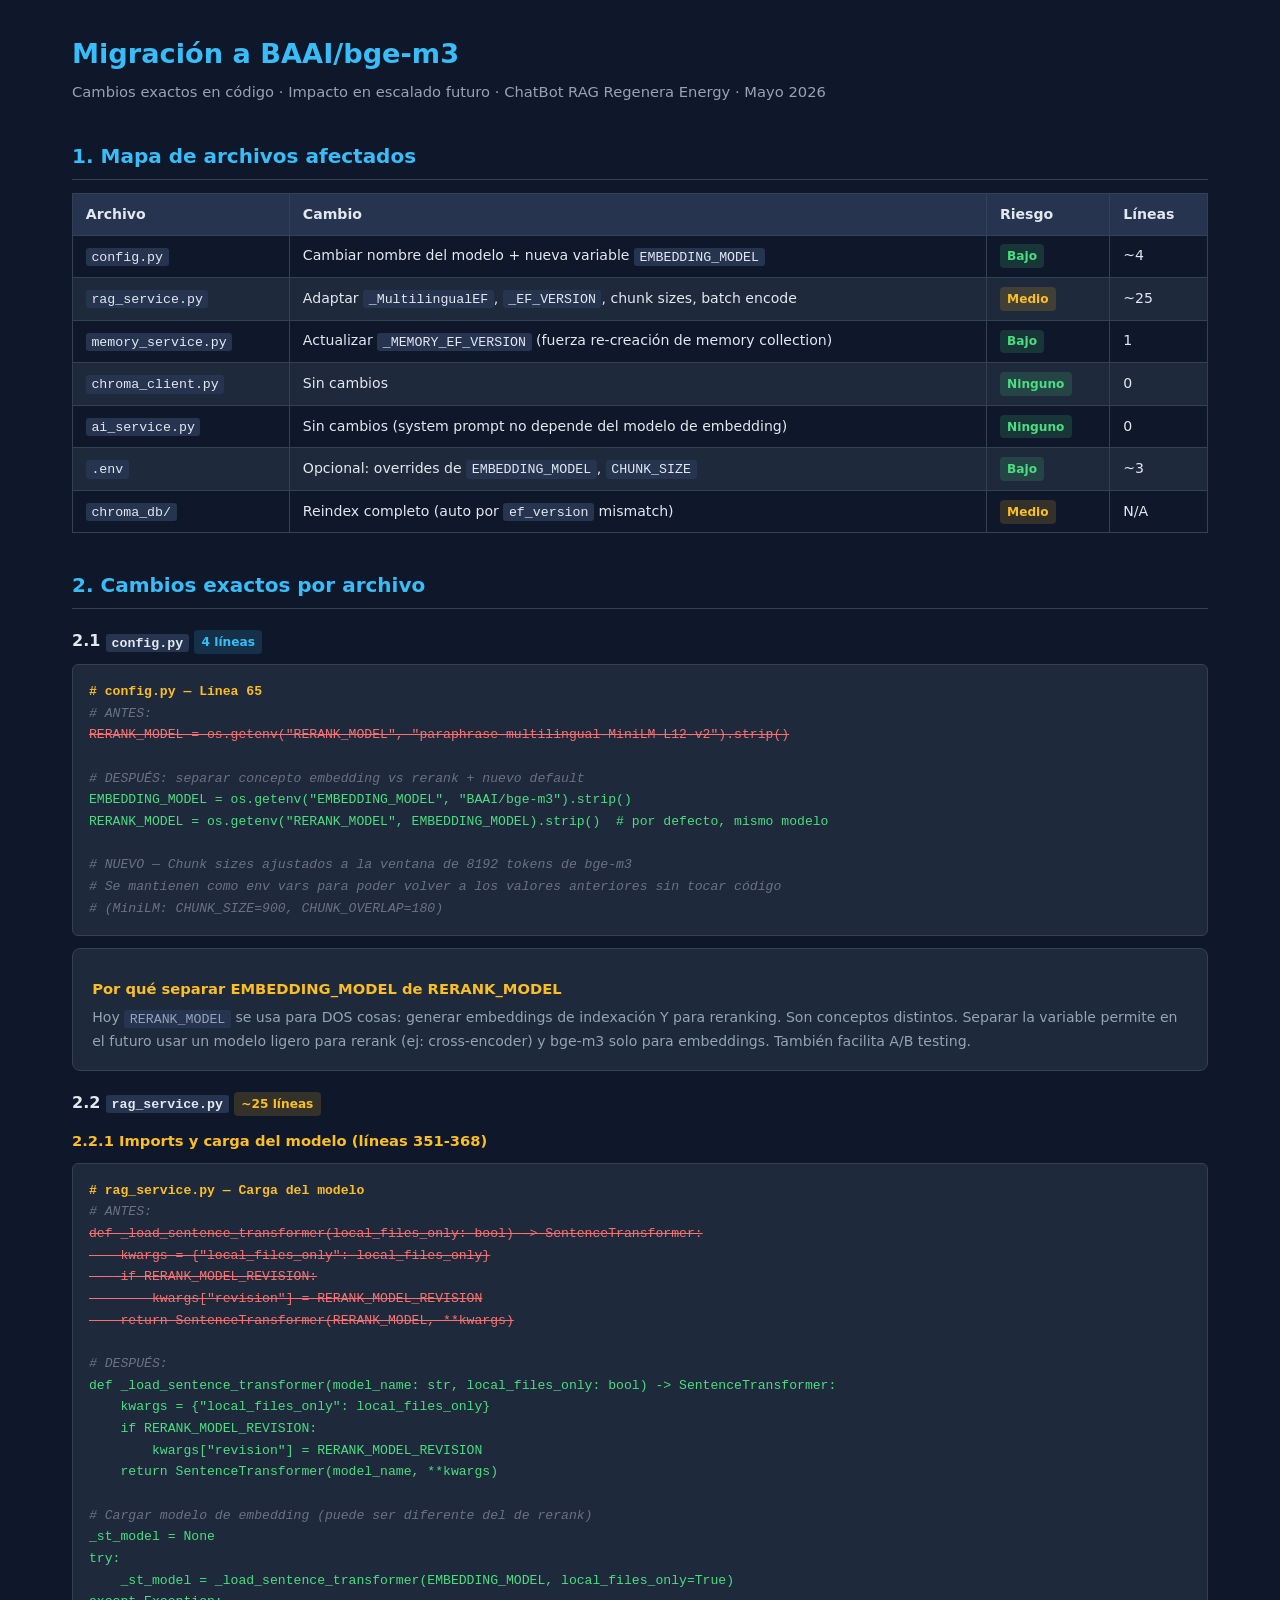
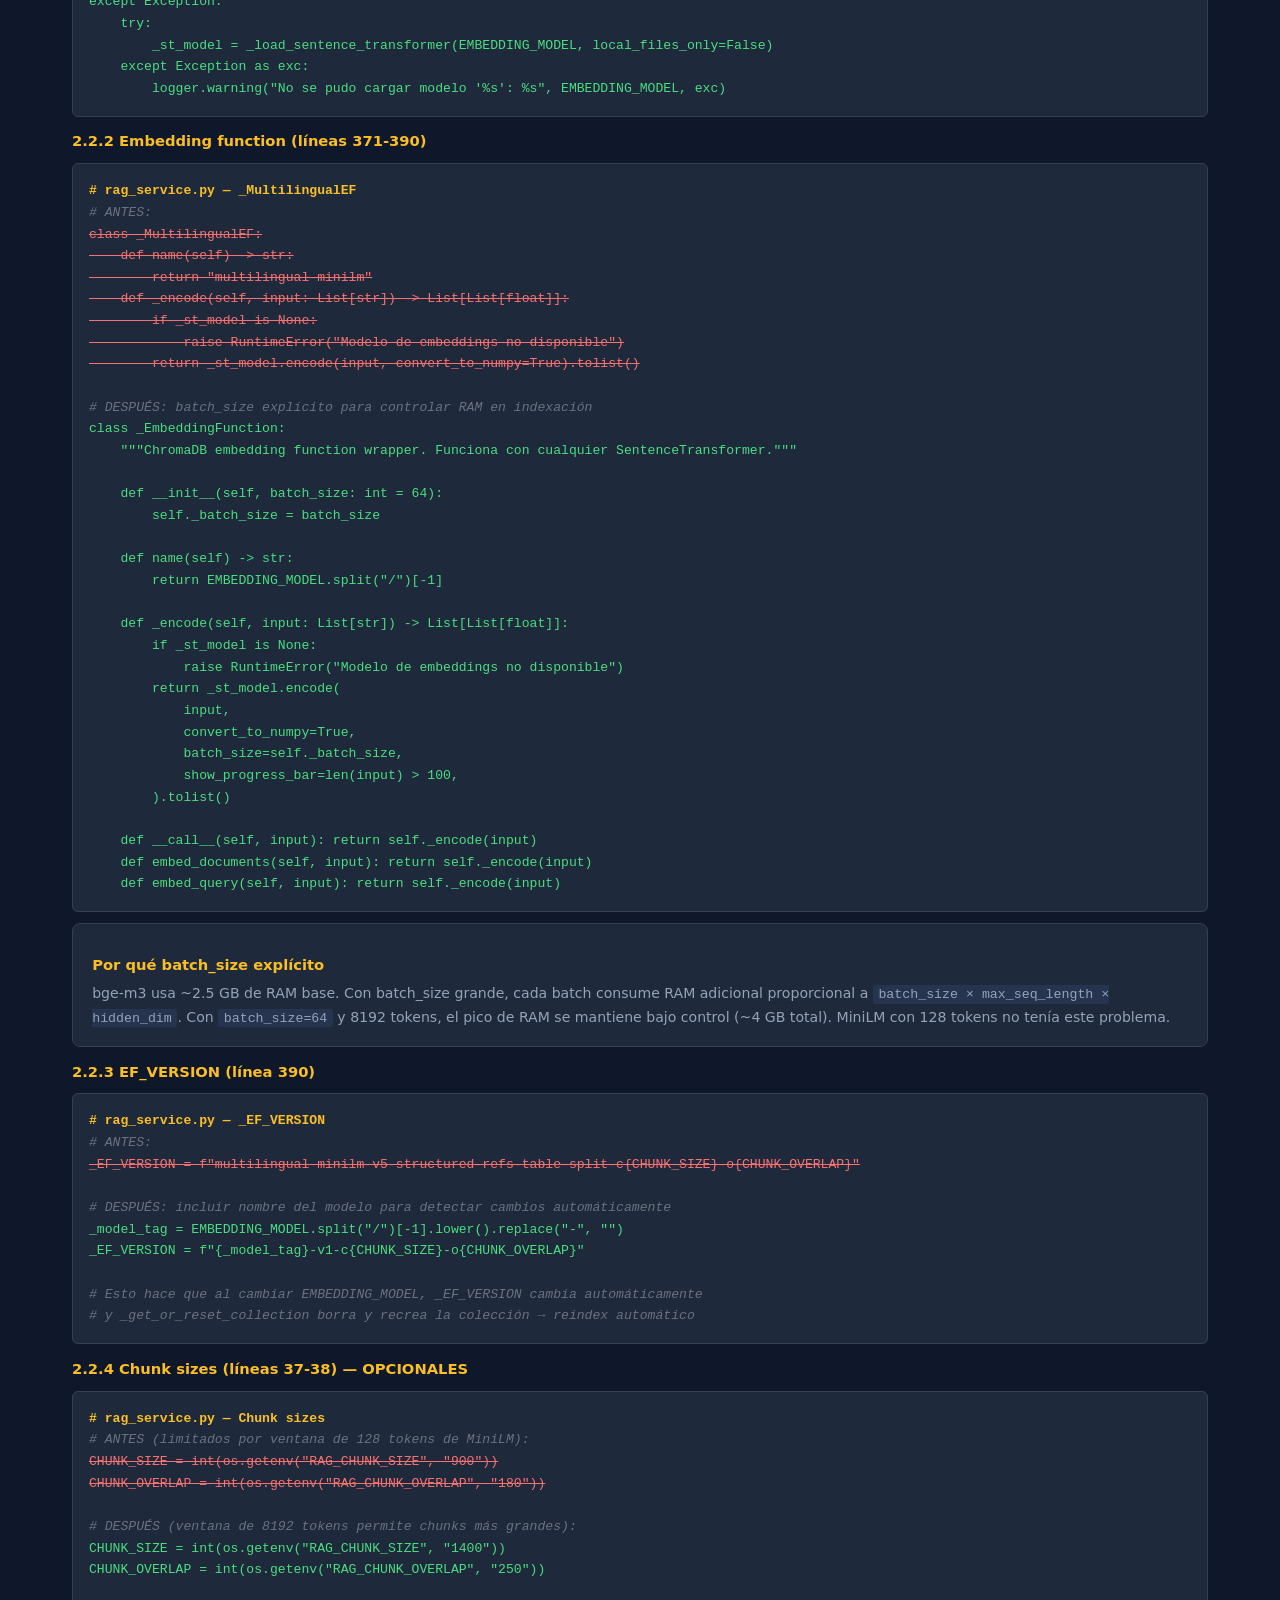
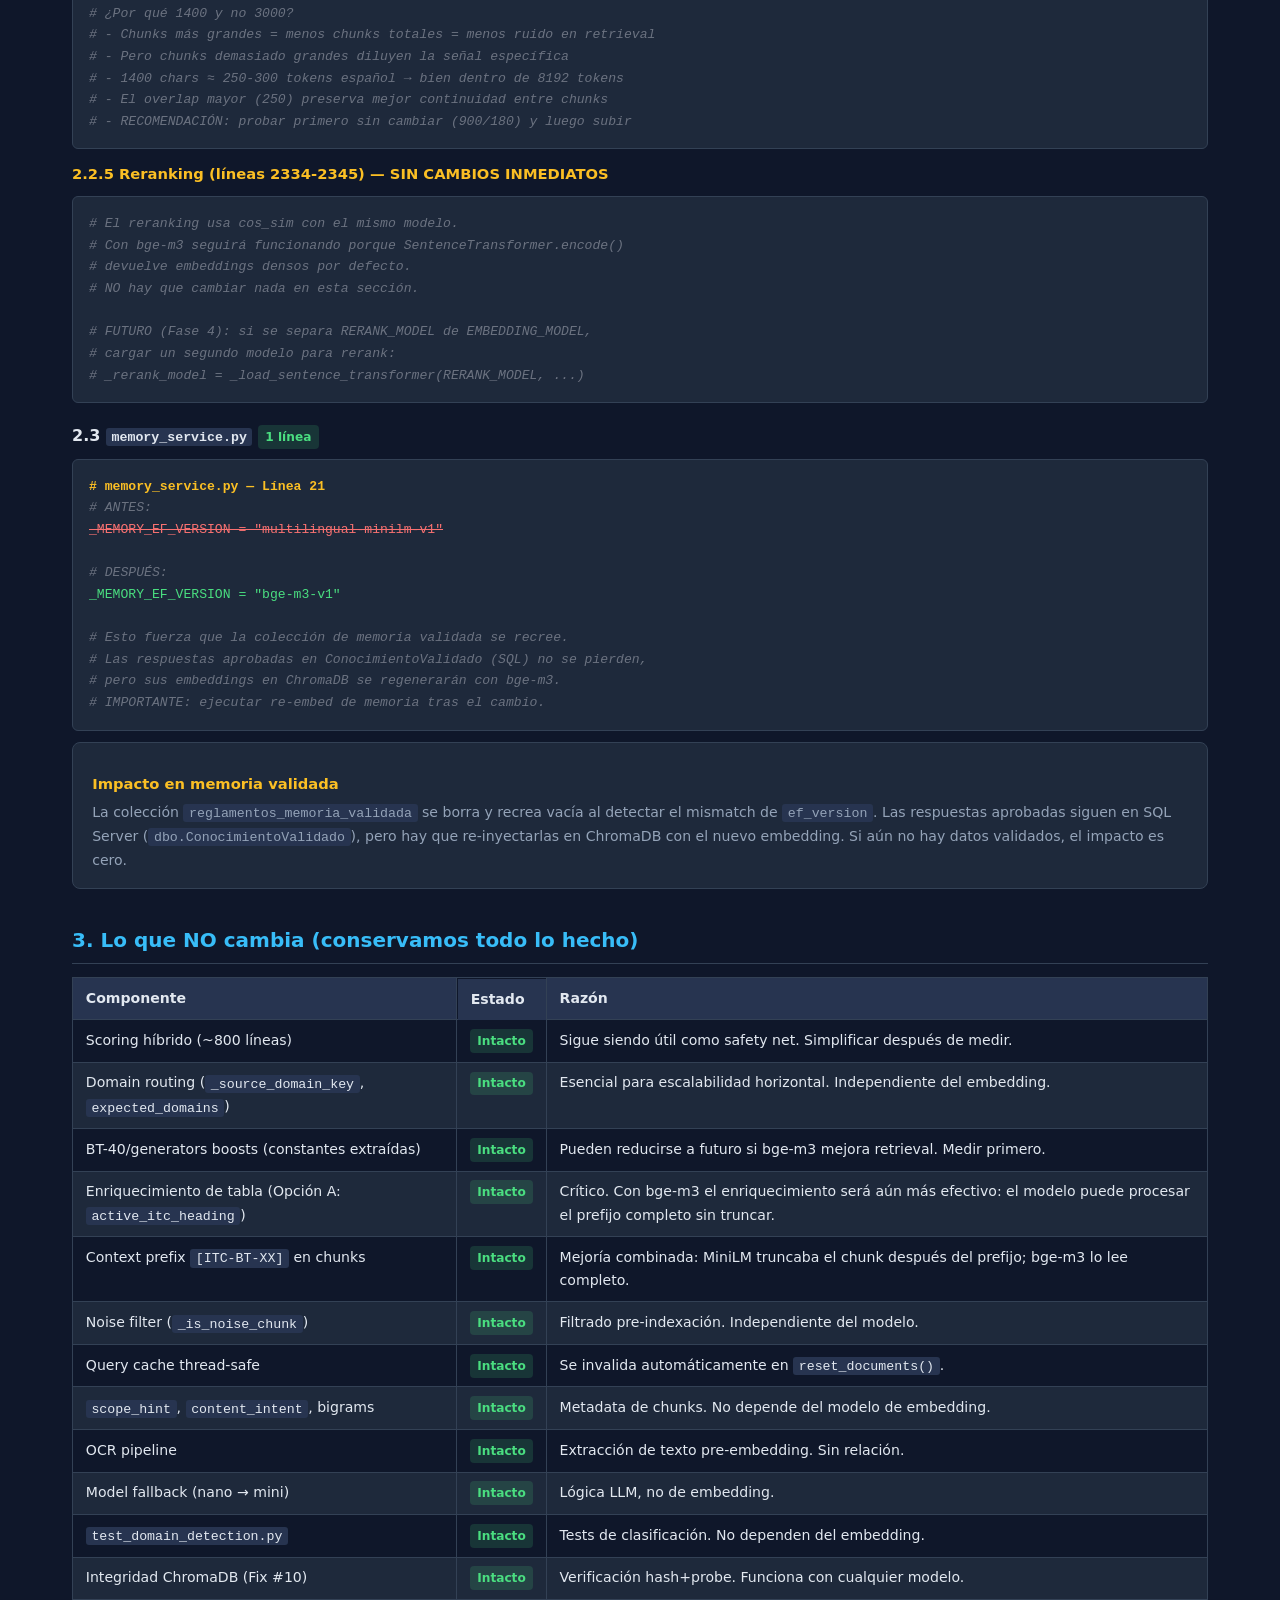
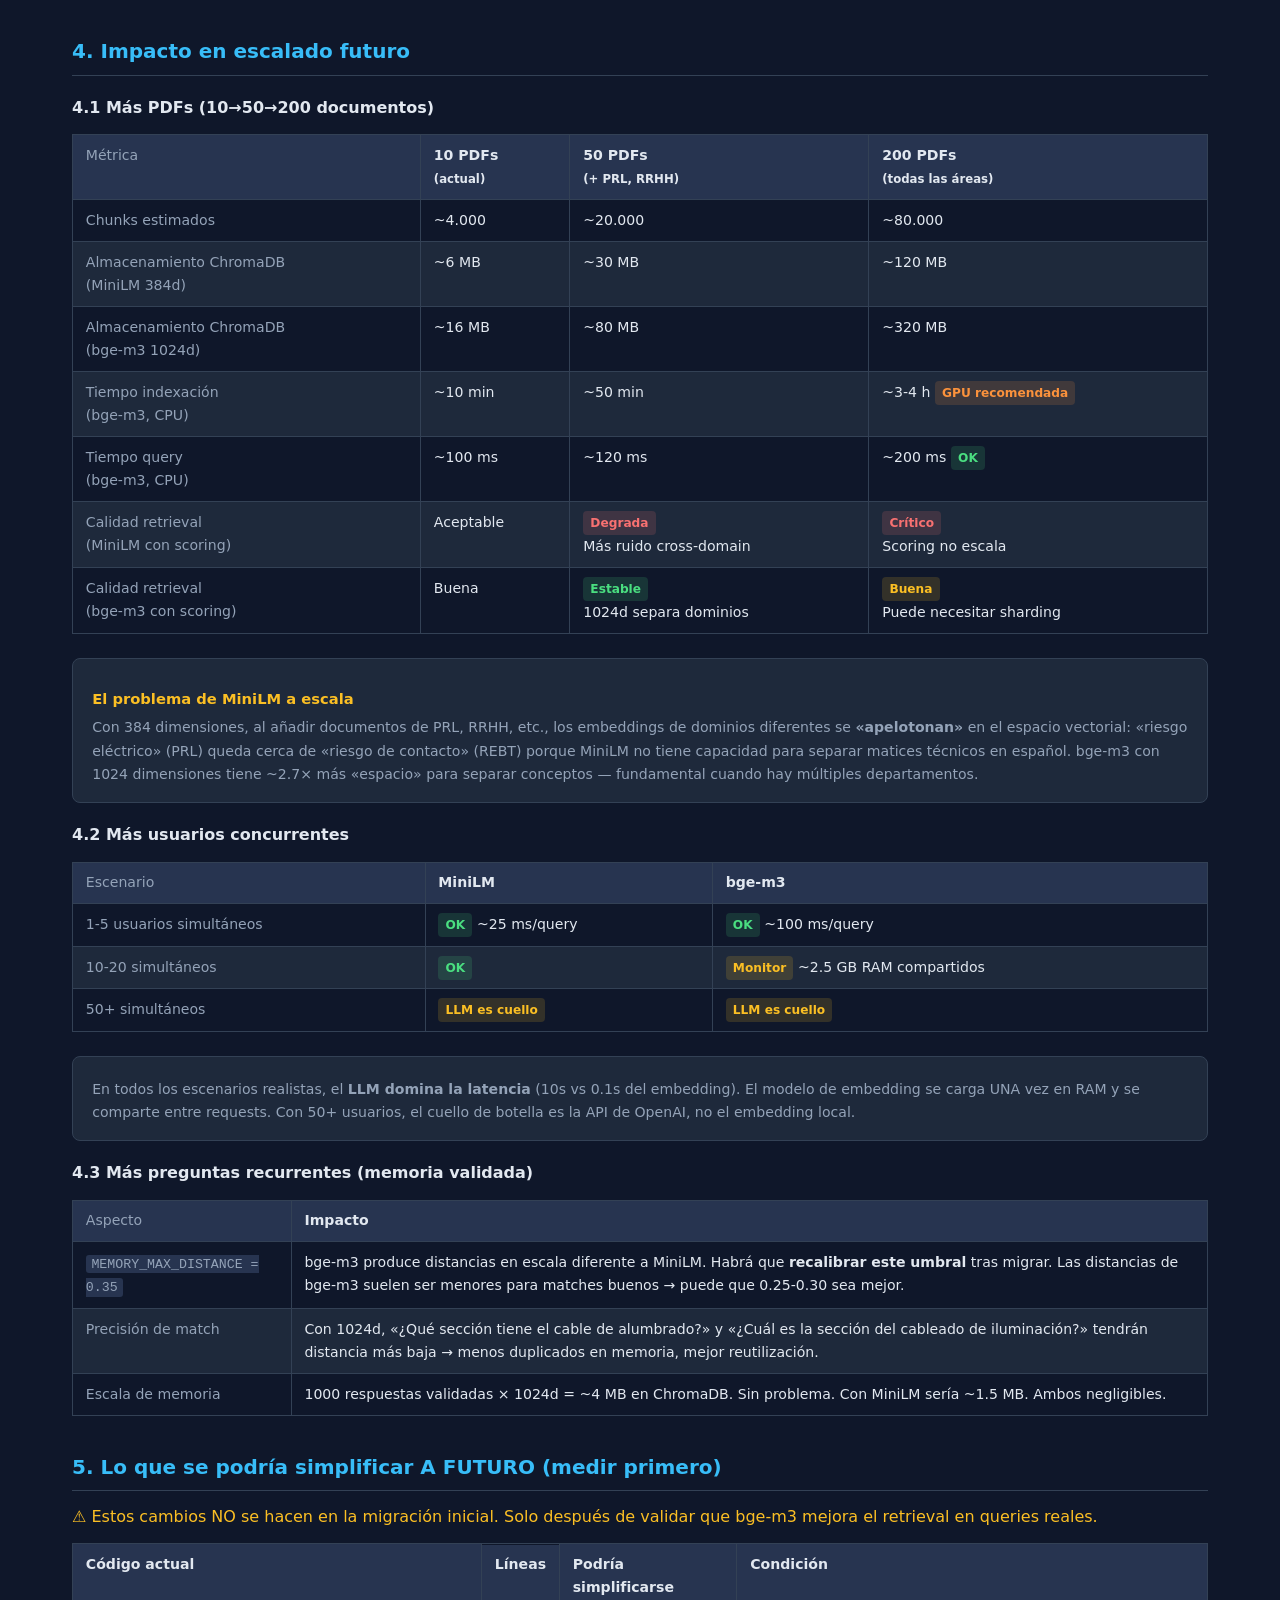
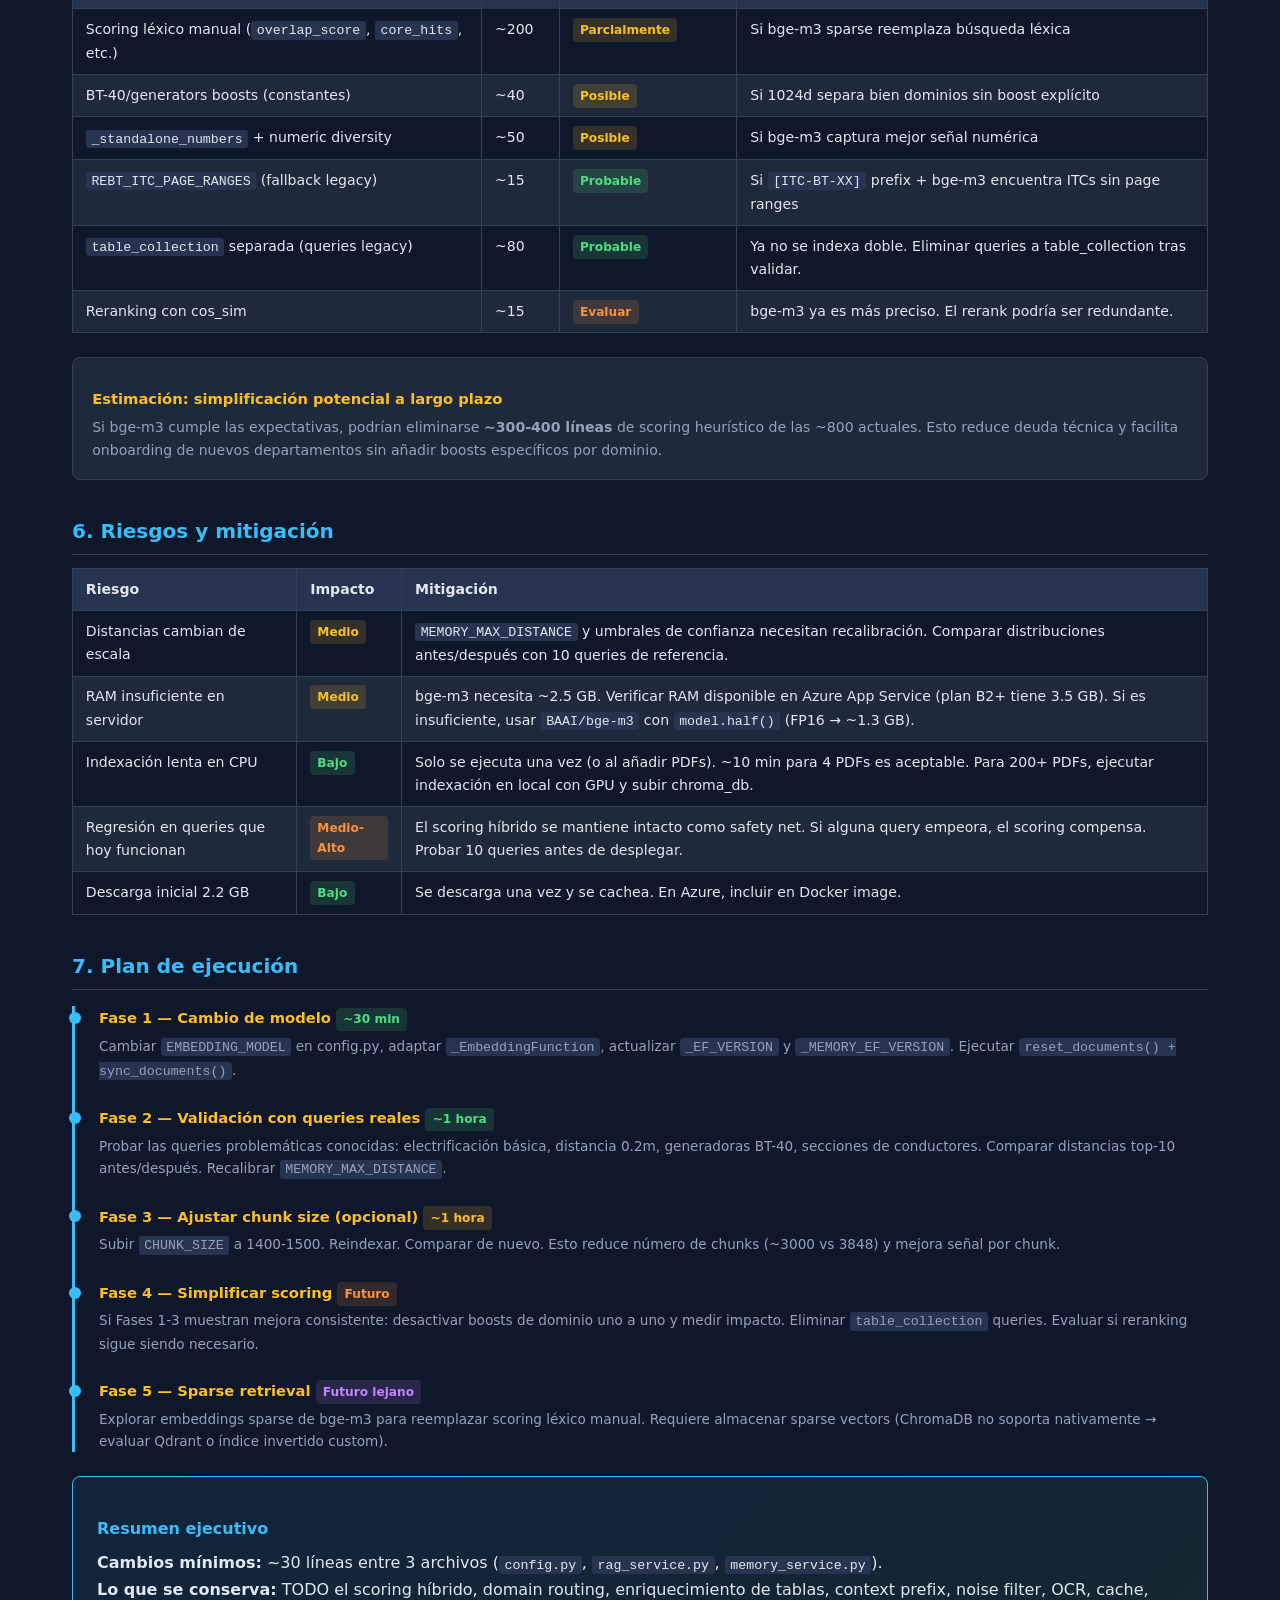
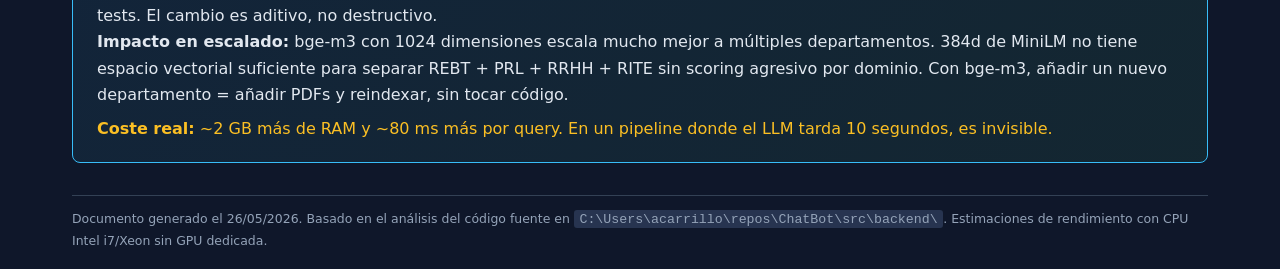
<file: docs/migracion_bge_m3_cambios_codigo.html>
<!DOCTYPE html>
<html lang="es">
<head>
<meta charset="UTF-8">
<meta name="viewport" content="width=device-width, initial-scale=1.0">
<title>Migración bge-m3 — Cambios en código e impacto a futuro</title>
<style>
  :root {
    --bg: #0f172a; --surface: #1e293b; --surface2: #273450;
    --border: #334155; --text: #e2e8f0; --muted: #94a3b8;
    --accent: #38bdf8; --green: #4ade80; --red: #f87171;
    --orange: #fb923c; --yellow: #fbbf24; --purple: #c084fc;
  }
  * { box-sizing: border-box; margin: 0; padding: 0; }
  body {
    font-family: 'Segoe UI', system-ui, sans-serif;
    background: var(--bg); color: var(--text);
    line-height: 1.65; padding: 2rem; max-width: 1200px; margin: 0 auto;
  }
  h1 { font-size: 1.7rem; color: var(--accent); margin-bottom: 0.2rem; }
  .subtitle { color: var(--muted); font-size: 0.92rem; margin-bottom: 2rem; }
  h2 {
    font-size: 1.25rem; margin: 2.2rem 0 0.8rem;
    padding-bottom: 0.4rem; border-bottom: 1px solid var(--border);
    color: var(--accent);
  }
  h3 { font-size: 1rem; margin: 1.2rem 0 0.5rem; color: var(--text); }
  h4 { font-size: 0.92rem; margin: 0.8rem 0 0.3rem; color: var(--yellow); }

  .badge {
    display: inline-block; padding: 0.12rem 0.45rem;
    border-radius: 4px; font-size: 0.76rem; font-weight: 600;
  }
  .b-green  { background: rgba(74,222,128,0.15); color: var(--green); }
  .b-red    { background: rgba(248,113,113,0.15); color: var(--red); }
  .b-orange { background: rgba(251,146,60,0.15);  color: var(--orange); }
  .b-yellow { background: rgba(251,191,36,0.15);  color: var(--yellow); }
  .b-blue   { background: rgba(56,189,248,0.15);  color: var(--accent); }
  .b-purple { background: rgba(192,132,252,0.15); color: var(--purple); }

  table {
    width: 100%; border-collapse: collapse;
    margin: 0.8rem 0 1.5rem; font-size: 0.88rem;
  }
  th, td {
    padding: 0.55rem 0.8rem; border: 1px solid var(--border);
    text-align: left; vertical-align: top;
  }
  thead th { background: var(--surface2); font-weight: 600; position: sticky; top: 0; }
  tbody tr:nth-child(even) { background: var(--surface); }
  tbody tr:hover { background: var(--surface2); }
  .label { color: var(--muted); font-weight: 500; min-width: 160px; }

  pre, code {
    font-family: 'Cascadia Code', Consolas, monospace;
  }
  code {
    background: var(--surface2); padding: 0.1rem 0.35rem;
    border-radius: 3px; font-size: 0.83rem;
  }
  pre {
    background: var(--surface); border: 1px solid var(--border);
    border-radius: 6px; padding: 1rem; overflow-x: auto;
    font-size: 0.82rem; margin: 0.6rem 0; color: var(--muted);
  }
  pre .add  { color: var(--green); }
  pre .del  { color: var(--red); text-decoration: line-through; }
  pre .com  { color: #6b7280; font-style: italic; }
  pre .file { color: var(--yellow); font-weight: 600; }

  .card {
    background: var(--surface); border: 1px solid var(--border);
    border-radius: 8px; padding: 1rem 1.2rem; margin: 0.7rem 0;
  }
  .card p { font-size: 0.88rem; color: var(--muted); margin-top: 0.3rem; }

  .grid2 {
    display: grid; grid-template-columns: repeat(auto-fit, minmax(320px, 1fr));
    gap: 0.8rem; margin: 0.8rem 0;
  }

  .verdict {
    background: linear-gradient(135deg, rgba(56,189,248,0.08), rgba(74,222,128,0.08));
    border: 1px solid var(--accent); border-radius: 8px;
    padding: 1.2rem 1.5rem; margin: 1.5rem 0;
  }
  .verdict h3 { color: var(--accent); margin-bottom: 0.5rem; }

  .timeline {
    border-left: 3px solid var(--accent); margin: 1rem 0; padding-left: 1.5rem;
  }
  .timeline .step {
    position: relative; margin-bottom: 1.5rem;
  }
  .timeline .step::before {
    content: ""; position: absolute; left: -1.85rem; top: 0.35rem;
    width: 12px; height: 12px; border-radius: 50%;
    background: var(--accent);
  }
  .timeline .step h4 { margin: 0 0 0.2rem; }
  .timeline .step p { font-size: 0.85rem; color: var(--muted); }

  .footnote {
    font-size: 0.78rem; color: var(--muted);
    margin-top: 2rem; padding-top: 0.8rem; border-top: 1px solid var(--border);
  }

  @media (max-width: 768px) {
    body { padding: 1rem; }
    .grid2 { grid-template-columns: 1fr; }
  }
</style>
</head>
<body>

<h1>Migraci&oacute;n a BAAI/bge-m3</h1>
<p class="subtitle">
  Cambios exactos en c&oacute;digo &middot; Impacto en escalado futuro &middot; ChatBot RAG Regenera Energy &middot; Mayo 2026
</p>

<!-- ====================================================================== -->
<h2>1. Mapa de archivos afectados</h2>

<table>
<thead>
  <tr>
    <th>Archivo</th>
    <th>Cambio</th>
    <th>Riesgo</th>
    <th>L&iacute;neas</th>
  </tr>
</thead>
<tbody>
  <tr>
    <td><code>config.py</code></td>
    <td>Cambiar nombre del modelo + nueva variable <code>EMBEDDING_MODEL</code></td>
    <td><span class="badge b-green">Bajo</span></td>
    <td>~4</td>
  </tr>
  <tr>
    <td><code>rag_service.py</code></td>
    <td>Adaptar <code>_MultilingualEF</code>, <code>_EF_VERSION</code>, chunk sizes, batch encode</td>
    <td><span class="badge b-yellow">Medio</span></td>
    <td>~25</td>
  </tr>
  <tr>
    <td><code>memory_service.py</code></td>
    <td>Actualizar <code>_MEMORY_EF_VERSION</code> (fuerza re-creaci&oacute;n de memory collection)</td>
    <td><span class="badge b-green">Bajo</span></td>
    <td>1</td>
  </tr>
  <tr>
    <td><code>chroma_client.py</code></td>
    <td>Sin cambios</td>
    <td><span class="badge b-green">Ninguno</span></td>
    <td>0</td>
  </tr>
  <tr>
    <td><code>ai_service.py</code></td>
    <td>Sin cambios (system prompt no depende del modelo de embedding)</td>
    <td><span class="badge b-green">Ninguno</span></td>
    <td>0</td>
  </tr>
  <tr>
    <td><code>.env</code></td>
    <td>Opcional: overrides de <code>EMBEDDING_MODEL</code>, <code>CHUNK_SIZE</code></td>
    <td><span class="badge b-green">Bajo</span></td>
    <td>~3</td>
  </tr>
  <tr>
    <td><code>chroma_db/</code></td>
    <td>Reindex completo (auto por <code>ef_version</code> mismatch)</td>
    <td><span class="badge b-yellow">Medio</span></td>
    <td>N/A</td>
  </tr>
</tbody>
</table>

<!-- ====================================================================== -->
<h2>2. Cambios exactos por archivo</h2>

<!-- ---- config.py ---- -->
<h3>2.1 <code>config.py</code> <span class="badge b-blue">4 l&iacute;neas</span></h3>

<pre>
<span class="file"># config.py — L&iacute;nea 65</span>
<span class="com"># ANTES:</span>
<span class="del">RERANK_MODEL = os.getenv("RERANK_MODEL", "paraphrase-multilingual-MiniLM-L12-v2").strip()</span>

<span class="com"># DESPUÉS: separar concepto embedding vs rerank + nuevo default</span>
<span class="add">EMBEDDING_MODEL = os.getenv("EMBEDDING_MODEL", "BAAI/bge-m3").strip()</span>
<span class="add">RERANK_MODEL = os.getenv("RERANK_MODEL", EMBEDDING_MODEL).strip()  # por defecto, mismo modelo</span>

<span class="com"># NUEVO — Chunk sizes ajustados a la ventana de 8192 tokens de bge-m3</span>
<span class="com"># Se mantienen como env vars para poder volver a los valores anteriores sin tocar c&oacute;digo</span>
<span class="com"># (MiniLM: CHUNK_SIZE=900, CHUNK_OVERLAP=180)</span>
</pre>

<div class="card">
  <h4>Por qu&eacute; separar EMBEDDING_MODEL de RERANK_MODEL</h4>
  <p>
    Hoy <code>RERANK_MODEL</code> se usa para DOS cosas: generar embeddings de indexaci&oacute;n Y para reranking.
    Son conceptos distintos. Separar la variable permite en el futuro usar un modelo ligero para rerank
    (ej: cross-encoder) y bge-m3 solo para embeddings. Tambi&eacute;n facilita A/B testing.
  </p>
</div>

<!-- ---- rag_service.py ---- -->
<h3>2.2 <code>rag_service.py</code> <span class="badge b-yellow">~25 l&iacute;neas</span></h3>

<h4>2.2.1 Imports y carga del modelo (l&iacute;neas 351-368)</h4>
<pre>
<span class="file"># rag_service.py — Carga del modelo</span>
<span class="com"># ANTES:</span>
<span class="del">def _load_sentence_transformer(local_files_only: bool) -> SentenceTransformer:</span>
<span class="del">    kwargs = {"local_files_only": local_files_only}</span>
<span class="del">    if RERANK_MODEL_REVISION:</span>
<span class="del">        kwargs["revision"] = RERANK_MODEL_REVISION</span>
<span class="del">    return SentenceTransformer(RERANK_MODEL, **kwargs)</span>

<span class="com"># DESPUÉS:</span>
<span class="add">def _load_sentence_transformer(model_name: str, local_files_only: bool) -> SentenceTransformer:</span>
<span class="add">    kwargs = {"local_files_only": local_files_only}</span>
<span class="add">    if RERANK_MODEL_REVISION:</span>
<span class="add">        kwargs["revision"] = RERANK_MODEL_REVISION</span>
<span class="add">    return SentenceTransformer(model_name, **kwargs)</span>

<span class="com"># Cargar modelo de embedding (puede ser diferente del de rerank)</span>
<span class="add">_st_model = None</span>
<span class="add">try:</span>
<span class="add">    _st_model = _load_sentence_transformer(EMBEDDING_MODEL, local_files_only=True)</span>
<span class="add">except Exception:</span>
<span class="add">    try:</span>
<span class="add">        _st_model = _load_sentence_transformer(EMBEDDING_MODEL, local_files_only=False)</span>
<span class="add">    except Exception as exc:</span>
<span class="add">        logger.warning("No se pudo cargar modelo '%s': %s", EMBEDDING_MODEL, exc)</span>
</pre>

<h4>2.2.2 Embedding function (l&iacute;neas 371-390)</h4>
<pre>
<span class="file"># rag_service.py — _MultilingualEF</span>
<span class="com"># ANTES:</span>
<span class="del">class _MultilingualEF:</span>
<span class="del">    def name(self) -> str:</span>
<span class="del">        return "multilingual-minilm"</span>
<span class="del">    def _encode(self, input: List[str]) -> List[List[float]]:</span>
<span class="del">        if _st_model is None:</span>
<span class="del">            raise RuntimeError("Modelo de embeddings no disponible")</span>
<span class="del">        return _st_model.encode(input, convert_to_numpy=True).tolist()</span>

<span class="com"># DESPUÉS: batch_size expl&iacute;cito para controlar RAM en indexaci&oacute;n</span>
<span class="add">class _EmbeddingFunction:</span>
<span class="add">    """ChromaDB embedding function wrapper. Funciona con cualquier SentenceTransformer."""</span>
<span class="add"></span>
<span class="add">    def __init__(self, batch_size: int = 64):</span>
<span class="add">        self._batch_size = batch_size</span>
<span class="add"></span>
<span class="add">    def name(self) -> str:</span>
<span class="add">        return EMBEDDING_MODEL.split("/")[-1]</span>
<span class="add"></span>
<span class="add">    def _encode(self, input: List[str]) -> List[List[float]]:</span>
<span class="add">        if _st_model is None:</span>
<span class="add">            raise RuntimeError("Modelo de embeddings no disponible")</span>
<span class="add">        return _st_model.encode(</span>
<span class="add">            input,</span>
<span class="add">            convert_to_numpy=True,</span>
<span class="add">            batch_size=self._batch_size,</span>
<span class="add">            show_progress_bar=len(input) > 100,</span>
<span class="add">        ).tolist()</span>
<span class="add"></span>
<span class="add">    def __call__(self, input): return self._encode(input)</span>
<span class="add">    def embed_documents(self, input): return self._encode(input)</span>
<span class="add">    def embed_query(self, input): return self._encode(input)</span>
</pre>

<div class="card">
  <h4>Por qu&eacute; batch_size expl&iacute;cito</h4>
  <p>
    bge-m3 usa ~2.5 GB de RAM base. Con batch_size grande, cada batch consume RAM adicional
    proporcional a <code>batch_size &times; max_seq_length &times; hidden_dim</code>.
    Con <code>batch_size=64</code> y 8192 tokens, el pico de RAM se mantiene bajo control (~4 GB total).
    MiniLM con 128 tokens no ten&iacute;a este problema.
  </p>
</div>

<h4>2.2.3 EF_VERSION (l&iacute;nea 390)</h4>
<pre>
<span class="file"># rag_service.py — _EF_VERSION</span>
<span class="com"># ANTES:</span>
<span class="del">_EF_VERSION = f"multilingual-minilm-v5-structured-refs-table-split-c{CHUNK_SIZE}-o{CHUNK_OVERLAP}"</span>

<span class="com"># DESPUÉS: incluir nombre del modelo para detectar cambios autom&aacute;ticamente</span>
<span class="add">_model_tag = EMBEDDING_MODEL.split("/")[-1].lower().replace("-", "")</span>
<span class="add">_EF_VERSION = f"{_model_tag}-v1-c{CHUNK_SIZE}-o{CHUNK_OVERLAP}"</span>

<span class="com"># Esto hace que al cambiar EMBEDDING_MODEL, _EF_VERSION cambia autom&aacute;ticamente</span>
<span class="com"># y _get_or_reset_collection borra y recrea la colecci&oacute;n → reindex autom&aacute;tico</span>
</pre>

<h4>2.2.4 Chunk sizes (l&iacute;neas 37-38) — OPCIONALES</h4>
<pre>
<span class="file"># rag_service.py — Chunk sizes</span>
<span class="com"># ANTES (limitados por ventana de 128 tokens de MiniLM):</span>
<span class="del">CHUNK_SIZE = int(os.getenv("RAG_CHUNK_SIZE", "900"))</span>
<span class="del">CHUNK_OVERLAP = int(os.getenv("RAG_CHUNK_OVERLAP", "180"))</span>

<span class="com"># DESPUÉS (ventana de 8192 tokens permite chunks m&aacute;s grandes):</span>
<span class="add">CHUNK_SIZE = int(os.getenv("RAG_CHUNK_SIZE", "1400"))</span>
<span class="add">CHUNK_OVERLAP = int(os.getenv("RAG_CHUNK_OVERLAP", "250"))</span>

<span class="com"># ¿Por qu&eacute; 1400 y no 3000?</span>
<span class="com"># - Chunks m&aacute;s grandes = menos chunks totales = menos ruido en retrieval</span>
<span class="com"># - Pero chunks demasiado grandes diluyen la se&ntilde;al espec&iacute;fica</span>
<span class="com"># - 1400 chars ≈ 250-300 tokens espa&ntilde;ol → bien dentro de 8192 tokens</span>
<span class="com"># - El overlap mayor (250) preserva mejor continuidad entre chunks</span>
<span class="com"># - RECOMENDACIÓN: probar primero sin cambiar (900/180) y luego subir</span>
</pre>

<h4>2.2.5 Reranking (l&iacute;neas 2334-2345) — SIN CAMBIOS INMEDIATOS</h4>
<pre>
<span class="com"># El reranking usa cos_sim con el mismo modelo.</span>
<span class="com"># Con bge-m3 seguir&aacute; funcionando porque SentenceTransformer.encode()</span>
<span class="com"># devuelve embeddings densos por defecto.</span>
<span class="com"># NO hay que cambiar nada en esta secci&oacute;n.</span>

<span class="com"># FUTURO (Fase 4): si se separa RERANK_MODEL de EMBEDDING_MODEL,</span>
<span class="com"># cargar un segundo modelo para rerank:</span>
<span class="com"># _rerank_model = _load_sentence_transformer(RERANK_MODEL, ...)</span>
</pre>

<!-- ---- memory_service.py ---- -->
<h3>2.3 <code>memory_service.py</code> <span class="badge b-green">1 l&iacute;nea</span></h3>

<pre>
<span class="file"># memory_service.py — L&iacute;nea 21</span>
<span class="com"># ANTES:</span>
<span class="del">_MEMORY_EF_VERSION = "multilingual-minilm-v1"</span>

<span class="com"># DESPUÉS:</span>
<span class="add">_MEMORY_EF_VERSION = "bge-m3-v1"</span>

<span class="com"># Esto fuerza que la colecci&oacute;n de memoria validada se recree.</span>
<span class="com"># Las respuestas aprobadas en ConocimientoValidado (SQL) no se pierden,</span>
<span class="com"># pero sus embeddings en ChromaDB se regenerar&aacute;n con bge-m3.</span>
<span class="com"># IMPORTANTE: ejecutar re-embed de memoria tras el cambio.</span>
</pre>

<div class="card">
  <h4>Impacto en memoria validada</h4>
  <p>
    La colecci&oacute;n <code>reglamentos_memoria_validada</code> se borra y recrea vac&iacute;a al detectar
    el mismatch de <code>ef_version</code>. Las respuestas aprobadas siguen en SQL Server
    (<code>dbo.ConocimientoValidado</code>), pero hay que re-inyectarlas en ChromaDB con el nuevo
    embedding. Si a&uacute;n no hay datos validados, el impacto es cero.
  </p>
</div>

<!-- ====================================================================== -->
<h2>3. Lo que NO cambia (conservamos todo lo hecho)</h2>

<table>
<thead>
  <tr><th>Componente</th><th>Estado</th><th>Raz&oacute;n</th></tr>
</thead>
<tbody>
  <tr>
    <td>Scoring h&iacute;brido (~800 l&iacute;neas)</td>
    <td><span class="badge b-green">Intacto</span></td>
    <td>Sigue siendo &uacute;til como safety net. Simplificar despu&eacute;s de medir.</td>
  </tr>
  <tr>
    <td>Domain routing (<code>_source_domain_key</code>, <code>expected_domains</code>)</td>
    <td><span class="badge b-green">Intacto</span></td>
    <td>Esencial para escalabilidad horizontal. Independiente del embedding.</td>
  </tr>
  <tr>
    <td>BT-40/generators boosts (constantes extra&iacute;das)</td>
    <td><span class="badge b-green">Intacto</span></td>
    <td>Pueden reducirse a futuro si bge-m3 mejora retrieval. Medir primero.</td>
  </tr>
  <tr>
    <td>Enriquecimiento de tabla (Opci&oacute;n A: <code>active_itc_heading</code>)</td>
    <td><span class="badge b-green">Intacto</span></td>
    <td>Cr&iacute;tico. Con bge-m3 el enriquecimiento ser&aacute; a&uacute;n m&aacute;s efectivo: el modelo puede procesar el prefijo completo sin truncar.</td>
  </tr>
  <tr>
    <td>Context prefix <code>[ITC-BT-XX]</code> en chunks</td>
    <td><span class="badge b-green">Intacto</span></td>
    <td>Mejor&iacute;a combinada: MiniLM truncaba el chunk despu&eacute;s del prefijo; bge-m3 lo lee completo.</td>
  </tr>
  <tr>
    <td>Noise filter (<code>_is_noise_chunk</code>)</td>
    <td><span class="badge b-green">Intacto</span></td>
    <td>Filtrado pre-indexaci&oacute;n. Independiente del modelo.</td>
  </tr>
  <tr>
    <td>Query cache thread-safe</td>
    <td><span class="badge b-green">Intacto</span></td>
    <td>Se invalida autom&aacute;ticamente en <code>reset_documents()</code>.</td>
  </tr>
  <tr>
    <td><code>scope_hint</code>, <code>content_intent</code>, bigrams</td>
    <td><span class="badge b-green">Intacto</span></td>
    <td>Metadata de chunks. No depende del modelo de embedding.</td>
  </tr>
  <tr>
    <td>OCR pipeline</td>
    <td><span class="badge b-green">Intacto</span></td>
    <td>Extracci&oacute;n de texto pre-embedding. Sin relaci&oacute;n.</td>
  </tr>
  <tr>
    <td>Model fallback (nano → mini)</td>
    <td><span class="badge b-green">Intacto</span></td>
    <td>L&oacute;gica LLM, no de embedding.</td>
  </tr>
  <tr>
    <td><code>test_domain_detection.py</code></td>
    <td><span class="badge b-green">Intacto</span></td>
    <td>Tests de clasificaci&oacute;n. No dependen del embedding.</td>
  </tr>
  <tr>
    <td>Integridad ChromaDB (Fix #10)</td>
    <td><span class="badge b-green">Intacto</span></td>
    <td>Verificaci&oacute;n hash+probe. Funciona con cualquier modelo.</td>
  </tr>
</tbody>
</table>

<!-- ====================================================================== -->
<h2>4. Impacto en escalado futuro</h2>

<h3>4.1 M&aacute;s PDFs (10→50→200 documentos)</h3>

<table>
<thead>
  <tr>
    <th class="label">M&eacute;trica</th>
    <th>10 PDFs<br><small>(actual)</small></th>
    <th>50 PDFs<br><small>(+ PRL, RRHH)</small></th>
    <th>200 PDFs<br><small>(todas las &aacute;reas)</small></th>
  </tr>
</thead>
<tbody>
  <tr>
    <td class="label">Chunks estimados</td>
    <td>~4.000</td>
    <td>~20.000</td>
    <td>~80.000</td>
  </tr>
  <tr>
    <td class="label">Almacenamiento ChromaDB<br>(MiniLM 384d)</td>
    <td>~6 MB</td>
    <td>~30 MB</td>
    <td>~120 MB</td>
  </tr>
  <tr>
    <td class="label">Almacenamiento ChromaDB<br>(bge-m3 1024d)</td>
    <td>~16 MB</td>
    <td>~80 MB</td>
    <td>~320 MB</td>
  </tr>
  <tr>
    <td class="label">Tiempo indexaci&oacute;n<br>(bge-m3, CPU)</td>
    <td>~10 min</td>
    <td>~50 min</td>
    <td>~3-4 h <span class="badge b-orange">GPU recomendada</span></td>
  </tr>
  <tr>
    <td class="label">Tiempo query<br>(bge-m3, CPU)</td>
    <td>~100 ms</td>
    <td>~120 ms</td>
    <td>~200 ms <span class="badge b-green">OK</span></td>
  </tr>
  <tr>
    <td class="label">Calidad retrieval<br>(MiniLM con scoring)</td>
    <td>Aceptable</td>
    <td><span class="badge b-red">Degrada</span><br>M&aacute;s ruido cross-domain</td>
    <td><span class="badge b-red">Cr&iacute;tico</span><br>Scoring no escala</td>
  </tr>
  <tr>
    <td class="label">Calidad retrieval<br>(bge-m3 con scoring)</td>
    <td>Buena</td>
    <td><span class="badge b-green">Estable</span><br>1024d separa dominios</td>
    <td><span class="badge b-yellow">Buena</span><br>Puede necesitar sharding</td>
  </tr>
</tbody>
</table>

<div class="card">
  <h4>El problema de MiniLM a escala</h4>
  <p>
    Con 384 dimensiones, al a&ntilde;adir documentos de PRL, RRHH, etc., los embeddings de dominios
    diferentes se <strong>&laquo;apelotonan&raquo;</strong> en el espacio vectorial: &laquo;riesgo el&eacute;ctrico&raquo; (PRL) queda
    cerca de &laquo;riesgo de contacto&raquo; (REBT) porque MiniLM no tiene capacidad para separar
    matices t&eacute;cnicos en espa&ntilde;ol. bge-m3 con 1024 dimensiones tiene ~2.7&times; m&aacute;s &laquo;espacio&raquo;
    para separar conceptos — fundamental cuando hay m&uacute;ltiples departamentos.
  </p>
</div>

<h3>4.2 M&aacute;s usuarios concurrentes</h3>

<table>
<thead>
  <tr>
    <th class="label">Escenario</th>
    <th>MiniLM</th>
    <th>bge-m3</th>
  </tr>
</thead>
<tbody>
  <tr>
    <td class="label">1-5 usuarios simult&aacute;neos</td>
    <td><span class="badge b-green">OK</span> ~25 ms/query</td>
    <td><span class="badge b-green">OK</span> ~100 ms/query</td>
  </tr>
  <tr>
    <td class="label">10-20 simult&aacute;neos</td>
    <td><span class="badge b-green">OK</span></td>
    <td><span class="badge b-yellow">Monitor</span> ~2.5 GB RAM compartidos</td>
  </tr>
  <tr>
    <td class="label">50+ simult&aacute;neos</td>
    <td><span class="badge b-yellow">LLM es cuello</span></td>
    <td><span class="badge b-yellow">LLM es cuello</span></td>
  </tr>
</tbody>
</table>

<div class="card">
  <p>
    En todos los escenarios realistas, el <strong>LLM domina la latencia</strong> (10s vs 0.1s del embedding).
    El modelo de embedding se carga UNA vez en RAM y se comparte entre requests.
    Con 50+ usuarios, el cuello de botella es la API de OpenAI, no el embedding local.
  </p>
</div>

<h3>4.3 M&aacute;s preguntas recurrentes (memoria validada)</h3>

<table>
<thead>
  <tr>
    <th class="label">Aspecto</th>
    <th>Impacto</th>
  </tr>
</thead>
<tbody>
  <tr>
    <td class="label"><code>MEMORY_MAX_DISTANCE = 0.35</code></td>
    <td>
      bge-m3 produce distancias en escala diferente a MiniLM. Habr&aacute; que
      <strong>recalibrar este umbral</strong> tras migrar. Las distancias de bge-m3 suelen ser menores
      para matches buenos → puede que 0.25-0.30 sea mejor.
    </td>
  </tr>
  <tr>
    <td class="label">Precisi&oacute;n de match</td>
    <td>
      Con 1024d, &laquo;¿Qu&eacute; secci&oacute;n tiene el cable de alumbrado?&raquo; y
      &laquo;¿Cu&aacute;l es la secci&oacute;n del cableado de iluminaci&oacute;n?&raquo; tendr&aacute;n distancia m&aacute;s baja
      → menos duplicados en memoria, mejor reutilizaci&oacute;n.
    </td>
  </tr>
  <tr>
    <td class="label">Escala de memoria</td>
    <td>
      1000 respuestas validadas × 1024d = ~4 MB en ChromaDB. Sin problema.
      Con MiniLM ser&iacute;a ~1.5 MB. Ambos negligibles.
    </td>
  </tr>
</tbody>
</table>

<!-- ====================================================================== -->
<h2>5. Lo que se podr&iacute;a simplificar A FUTURO (medir primero)</h2>

<p style="color:var(--yellow); margin: 0.5rem 0;">
  ⚠ Estos cambios NO se hacen en la migraci&oacute;n inicial. Solo despu&eacute;s de validar
  que bge-m3 mejora el retrieval en queries reales.
</p>

<table>
<thead>
  <tr>
    <th>C&oacute;digo actual</th>
    <th>L&iacute;neas</th>
    <th>Podr&iacute;a simplificarse</th>
    <th>Condici&oacute;n</th>
  </tr>
</thead>
<tbody>
  <tr>
    <td>Scoring l&eacute;xico manual (<code>overlap_score</code>, <code>core_hits</code>, etc.)</td>
    <td>~200</td>
    <td><span class="badge b-yellow">Parcialmente</span></td>
    <td>Si bge-m3 sparse reemplaza b&uacute;squeda l&eacute;xica</td>
  </tr>
  <tr>
    <td>BT-40/generators boosts (constantes)</td>
    <td>~40</td>
    <td><span class="badge b-yellow">Posible</span></td>
    <td>Si 1024d separa bien dominios sin boost expl&iacute;cito</td>
  </tr>
  <tr>
    <td><code>_standalone_numbers</code> + numeric diversity</td>
    <td>~50</td>
    <td><span class="badge b-yellow">Posible</span></td>
    <td>Si bge-m3 captura mejor se&ntilde;al num&eacute;rica</td>
  </tr>
  <tr>
    <td><code>REBT_ITC_PAGE_RANGES</code> (fallback legacy)</td>
    <td>~15</td>
    <td><span class="badge b-green">Probable</span></td>
    <td>Si <code>[ITC-BT-XX]</code> prefix + bge-m3 encuentra ITCs sin page ranges</td>
  </tr>
  <tr>
    <td><code>table_collection</code> separada (queries legacy)</td>
    <td>~80</td>
    <td><span class="badge b-green">Probable</span></td>
    <td>Ya no se indexa doble. Eliminar queries a table_collection tras validar.</td>
  </tr>
  <tr>
    <td>Reranking con cos_sim</td>
    <td>~15</td>
    <td><span class="badge b-orange">Evaluar</span></td>
    <td>bge-m3 ya es m&aacute;s preciso. El rerank podr&iacute;a ser redundante.</td>
  </tr>
</tbody>
</table>

<div class="card">
  <h4>Estimaci&oacute;n: simplificaci&oacute;n potencial a largo plazo</h4>
  <p>
    Si bge-m3 cumple las expectativas, podr&iacute;an eliminarse <strong>~300-400 l&iacute;neas</strong> de scoring
    heur&iacute;stico de las ~800 actuales. Esto reduce deuda t&eacute;cnica y facilita onboarding
    de nuevos departamentos sin a&ntilde;adir boosts espec&iacute;ficos por dominio.
  </p>
</div>

<!-- ====================================================================== -->
<h2>6. Riesgos y mitigaci&oacute;n</h2>

<table>
<thead>
  <tr><th>Riesgo</th><th>Impacto</th><th>Mitigaci&oacute;n</th></tr>
</thead>
<tbody>
  <tr>
    <td>Distancias cambian de escala</td>
    <td><span class="badge b-yellow">Medio</span></td>
    <td>
      <code>MEMORY_MAX_DISTANCE</code> y umbrales de confianza necesitan recalibraci&oacute;n.
      Comparar distribuciones antes/despu&eacute;s con 10 queries de referencia.
    </td>
  </tr>
  <tr>
    <td>RAM insuficiente en servidor</td>
    <td><span class="badge b-yellow">Medio</span></td>
    <td>
      bge-m3 necesita ~2.5 GB. Verificar RAM disponible en Azure App Service
      (plan B2+ tiene 3.5 GB). Si es insuficiente, usar <code>BAAI/bge-m3</code> con
      <code>model.half()</code> (FP16 → ~1.3 GB).
    </td>
  </tr>
  <tr>
    <td>Indexaci&oacute;n lenta en CPU</td>
    <td><span class="badge b-green">Bajo</span></td>
    <td>
      Solo se ejecuta una vez (o al a&ntilde;adir PDFs). ~10 min para 4 PDFs es aceptable.
      Para 200+ PDFs, ejecutar indexaci&oacute;n en local con GPU y subir chroma_db.
    </td>
  </tr>
  <tr>
    <td>Regresi&oacute;n en queries que hoy funcionan</td>
    <td><span class="badge b-orange">Medio-Alto</span></td>
    <td>
      El scoring h&iacute;brido se mantiene intacto como safety net.
      Si alguna query empeora, el scoring compensa. Probar 10 queries
      antes de desplegar.
    </td>
  </tr>
  <tr>
    <td>Descarga inicial 2.2 GB</td>
    <td><span class="badge b-green">Bajo</span></td>
    <td>
      Se descarga una vez y se cachea. En Azure, incluir en Docker image.
    </td>
  </tr>
</tbody>
</table>

<!-- ====================================================================== -->
<h2>7. Plan de ejecuci&oacute;n</h2>

<div class="timeline">
  <div class="step">
    <h4>Fase 1 — Cambio de modelo <span class="badge b-green">~30 min</span></h4>
    <p>
      Cambiar <code>EMBEDDING_MODEL</code> en config.py, adaptar <code>_EmbeddingFunction</code>,
      actualizar <code>_EF_VERSION</code> y <code>_MEMORY_EF_VERSION</code>.
      Ejecutar <code>reset_documents() + sync_documents()</code>.
    </p>
  </div>
  <div class="step">
    <h4>Fase 2 — Validaci&oacute;n con queries reales <span class="badge b-green">~1 hora</span></h4>
    <p>
      Probar las queries problem&aacute;ticas conocidas:
      electrificaci&oacute;n b&aacute;sica, distancia 0.2m, generadoras BT-40, secciones de conductores.
      Comparar distancias top-10 antes/despu&eacute;s. Recalibrar <code>MEMORY_MAX_DISTANCE</code>.
    </p>
  </div>
  <div class="step">
    <h4>Fase 3 — Ajustar chunk size (opcional) <span class="badge b-yellow">~1 hora</span></h4>
    <p>
      Subir <code>CHUNK_SIZE</code> a 1400-1500. Reindexar. Comparar de nuevo.
      Esto reduce n&uacute;mero de chunks (~3000 vs 3848) y mejora se&ntilde;al por chunk.
    </p>
  </div>
  <div class="step">
    <h4>Fase 4 — Simplificar scoring <span class="badge b-orange">Futuro</span></h4>
    <p>
      Si Fases 1-3 muestran mejora consistente: desactivar boosts de dominio
      uno a uno y medir impacto. Eliminar <code>table_collection</code> queries.
      Evaluar si reranking sigue siendo necesario.
    </p>
  </div>
  <div class="step">
    <h4>Fase 5 — Sparse retrieval <span class="badge b-purple">Futuro lejano</span></h4>
    <p>
      Explorar embeddings sparse de bge-m3 para reemplazar scoring l&eacute;xico manual.
      Requiere almacenar sparse vectors (ChromaDB no soporta nativamente →
      evaluar Qdrant o &iacute;ndice invertido custom).
    </p>
  </div>
</div>

<!-- ====================================================================== -->
<div class="verdict">
  <h3>Resumen ejecutivo</h3>
  <p>
    <strong>Cambios m&iacute;nimos:</strong> ~30 l&iacute;neas entre 3 archivos
    (<code>config.py</code>, <code>rag_service.py</code>, <code>memory_service.py</code>).
  </p>
  <p>
    <strong>Lo que se conserva:</strong> TODO el scoring h&iacute;brido, domain routing,
    enriquecimiento de tablas, context prefix, noise filter, OCR, cache, tests.
    El cambio es aditivo, no destructivo.
  </p>
  <p>
    <strong>Impacto en escalado:</strong> bge-m3 con 1024 dimensiones escala mucho mejor
    a m&uacute;ltiples departamentos. 384d de MiniLM no tiene espacio vectorial suficiente
    para separar REBT + PRL + RRHH + RITE sin scoring agresivo por dominio.
    Con bge-m3, a&ntilde;adir un nuevo departamento = a&ntilde;adir PDFs y reindexar, sin tocar c&oacute;digo.
  </p>
  <p style="color: var(--yellow); margin-top: 0.5rem;">
    <strong>Coste real:</strong> ~2 GB m&aacute;s de RAM y ~80 ms m&aacute;s por query.
    En un pipeline donde el LLM tarda 10 segundos, es invisible.
  </p>
</div>

<div class="footnote">
  Documento generado el 26/05/2026. Basado en el an&aacute;lisis del c&oacute;digo fuente en
  <code>C:\Users\acarrillo\repos\ChatBot\src\backend\</code>.
  Estimaciones de rendimiento con CPU Intel i7/Xeon sin GPU dedicada.
</div>

</body>
</html>
</file>
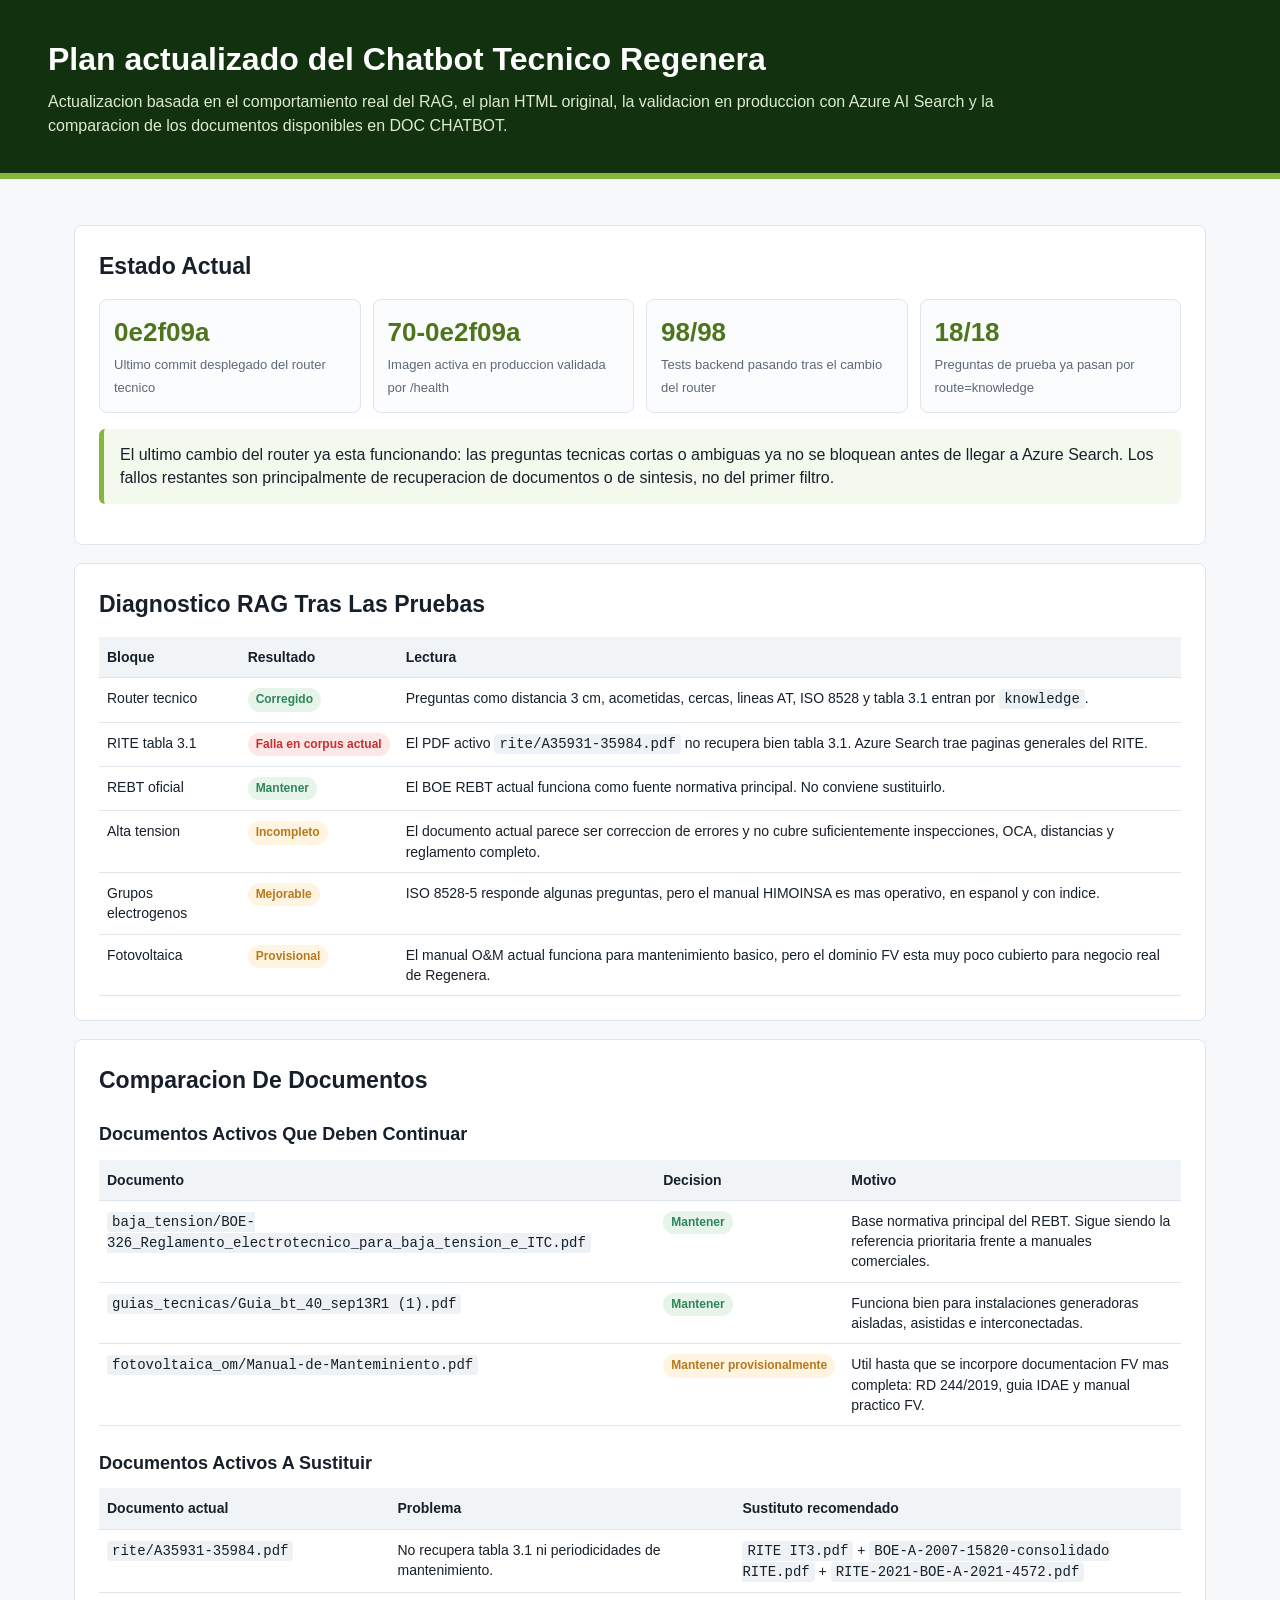
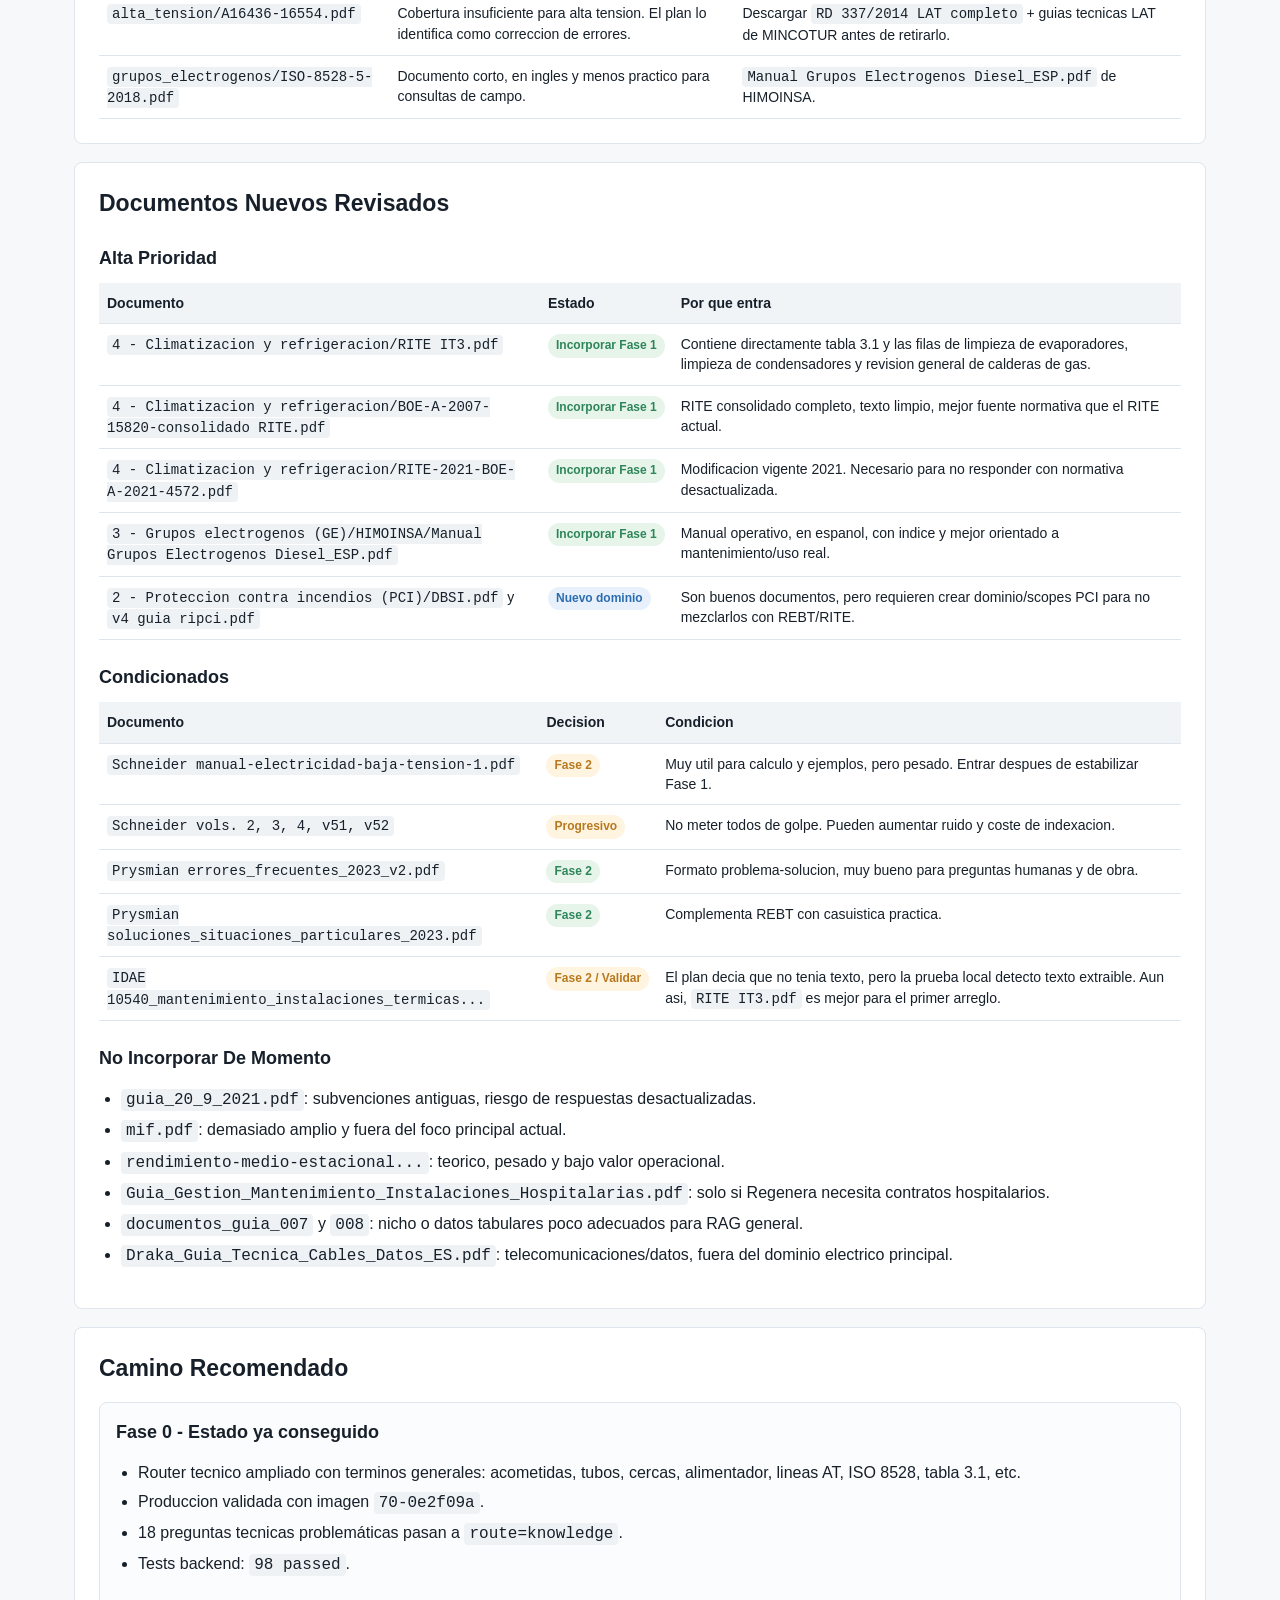
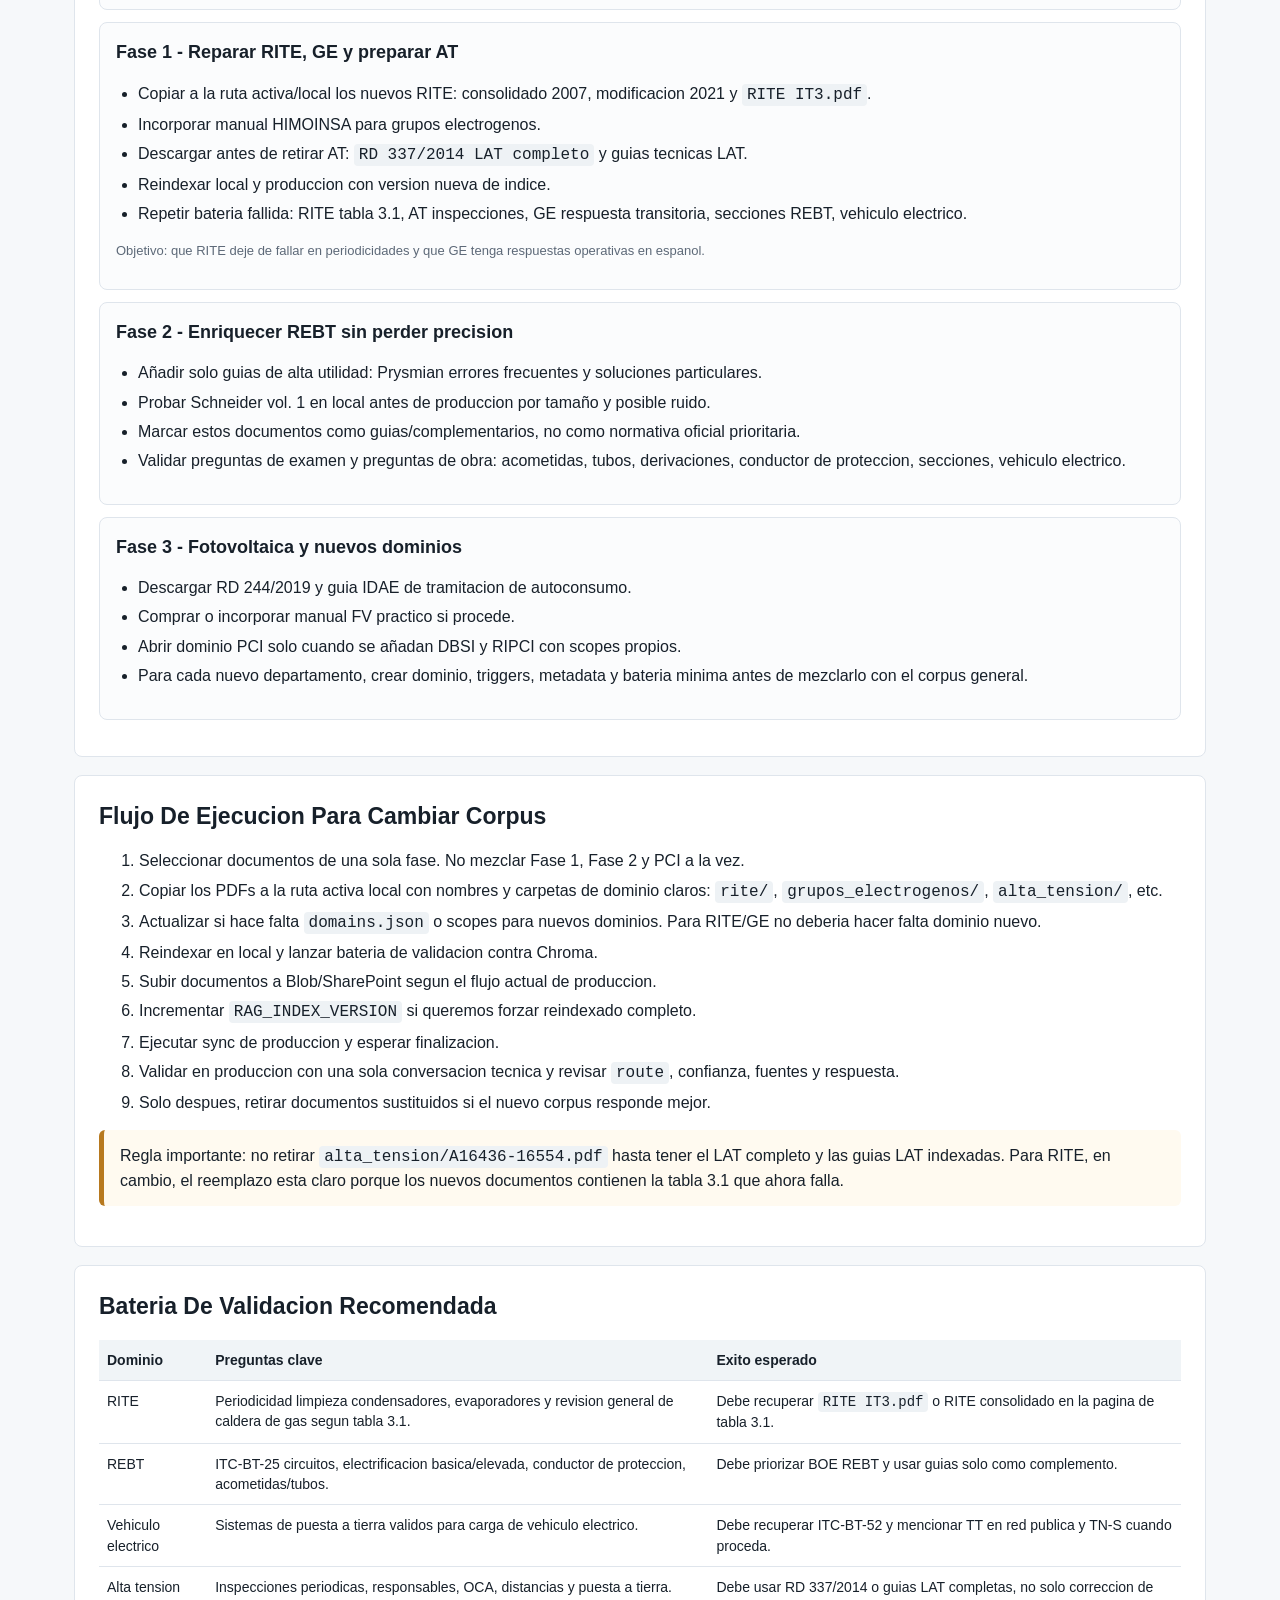
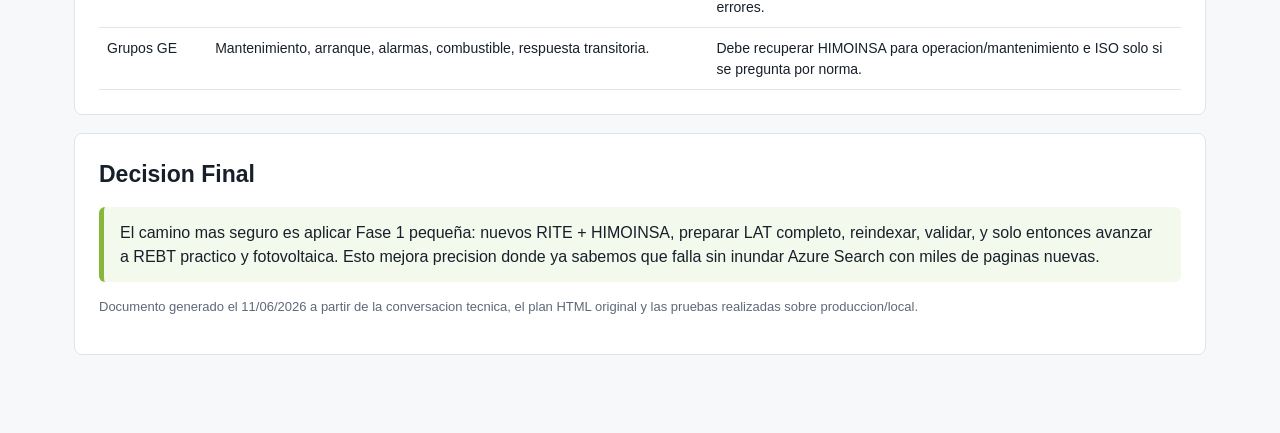
<file: docs/Plan_Chatbot_Regenera_Actualizado.html>
<!doctype html>
<html lang="es">
<head>
  <meta charset="utf-8">
  <meta name="viewport" content="width=device-width, initial-scale=1">
  <title>Plan actualizado Chatbot Tecnico Regenera</title>
  <style>
    :root {
      --green: #86b63b;
      --green-dark: #4e741d;
      --ink: #17202a;
      --muted: #5d6978;
      --line: #dfe5ec;
      --bg: #f6f8fa;
      --card: #ffffff;
      --warn: #b7791f;
      --bad: #c53030;
      --good: #2f855a;
      --info: #2b6cb0;
    }
    * { box-sizing: border-box; }
    body {
      margin: 0;
      font-family: "Segoe UI", Arial, sans-serif;
      color: var(--ink);
      background: var(--bg);
      line-height: 1.45;
    }
    header {
      background: #12310f;
      color: #fff;
      padding: 36px 48px;
      border-bottom: 6px solid var(--green);
    }
    header h1 {
      margin: 0 0 8px;
      font-size: 32px;
      letter-spacing: 0;
    }
    header p {
      margin: 0;
      color: #dcebd0;
      max-width: 980px;
    }
    main {
      max-width: 1180px;
      margin: 0 auto;
      padding: 28px 24px 60px;
    }
    section {
      background: var(--card);
      border: 1px solid var(--line);
      border-radius: 8px;
      padding: 24px;
      margin: 18px 0;
    }
    h2 {
      margin: 0 0 16px;
      font-size: 23px;
    }
    h3 {
      margin: 24px 0 10px;
      font-size: 18px;
    }
    .grid {
      display: grid;
      grid-template-columns: repeat(4, minmax(0, 1fr));
      gap: 12px;
    }
    .metric {
      border: 1px solid var(--line);
      border-radius: 8px;
      padding: 14px;
      background: #fbfcfd;
    }
    .metric strong {
      display: block;
      font-size: 26px;
      color: var(--green-dark);
    }
    .metric span { color: var(--muted); font-size: 13px; }
    table {
      width: 100%;
      border-collapse: collapse;
      margin-top: 12px;
      font-size: 14px;
    }
    th, td {
      text-align: left;
      border-bottom: 1px solid var(--line);
      padding: 10px 8px;
      vertical-align: top;
    }
    th {
      background: #f0f4f7;
      font-weight: 700;
    }
    code {
      font-family: Consolas, "Courier New", monospace;
      background: #eef2f5;
      padding: 2px 5px;
      border-radius: 4px;
    }
    .tag {
      display: inline-block;
      padding: 3px 8px;
      border-radius: 999px;
      font-size: 12px;
      font-weight: 700;
      white-space: nowrap;
    }
    .tag.good { background: #e6f4ea; color: var(--good); }
    .tag.warn { background: #fff4df; color: var(--warn); }
    .tag.bad { background: #fde8e8; color: var(--bad); }
    .tag.info { background: #e8f1fb; color: var(--info); }
    .callout {
      border-left: 5px solid var(--green);
      background: #f4f9ed;
      padding: 14px 16px;
      margin: 16px 0;
      border-radius: 6px;
    }
    .warning {
      border-left-color: var(--warn);
      background: #fffaf0;
    }
    .danger {
      border-left-color: var(--bad);
      background: #fff5f5;
    }
    ul { padding-left: 22px; }
    li { margin: 6px 0; }
    .phase {
      border: 1px solid var(--line);
      border-radius: 8px;
      padding: 16px;
      margin: 12px 0;
      background: #fbfcfd;
    }
    .phase h3 { margin-top: 0; }
    .small { color: var(--muted); font-size: 13px; }
    @media (max-width: 900px) {
      header { padding: 28px 22px; }
      .grid { grid-template-columns: repeat(2, minmax(0, 1fr)); }
      table { font-size: 13px; }
    }
    @media (max-width: 600px) {
      .grid { grid-template-columns: 1fr; }
      main { padding: 18px 12px 40px; }
      section { padding: 18px; }
    }
  </style>
</head>
<body>
  <header>
    <h1>Plan actualizado del Chatbot Tecnico Regenera</h1>
    <p>Actualizacion basada en el comportamiento real del RAG, el plan HTML original, la validacion en produccion con Azure AI Search y la comparacion de los documentos disponibles en DOC CHATBOT.</p>
  </header>

  <main>
    <section>
      <h2>Estado Actual</h2>
      <div class="grid">
        <div class="metric"><strong>0e2f09a</strong><span>Ultimo commit desplegado del router tecnico</span></div>
        <div class="metric"><strong>70-0e2f09a</strong><span>Imagen activa en produccion validada por /health</span></div>
        <div class="metric"><strong>98/98</strong><span>Tests backend pasando tras el cambio del router</span></div>
        <div class="metric"><strong>18/18</strong><span>Preguntas de prueba ya pasan por route=knowledge</span></div>
      </div>
      <div class="callout">
        El ultimo cambio del router ya esta funcionando: las preguntas tecnicas cortas o ambiguas ya no se bloquean antes de llegar a Azure Search. Los fallos restantes son principalmente de recuperacion de documentos o de sintesis, no del primer filtro.
      </div>
    </section>

    <section>
      <h2>Diagnostico RAG Tras Las Pruebas</h2>
      <table>
        <thead>
          <tr>
            <th>Bloque</th>
            <th>Resultado</th>
            <th>Lectura</th>
          </tr>
        </thead>
        <tbody>
          <tr>
            <td>Router tecnico</td>
            <td><span class="tag good">Corregido</span></td>
            <td>Preguntas como distancia 3 cm, acometidas, cercas, lineas AT, ISO 8528 y tabla 3.1 entran por <code>knowledge</code>.</td>
          </tr>
          <tr>
            <td>RITE tabla 3.1</td>
            <td><span class="tag bad">Falla en corpus actual</span></td>
            <td>El PDF activo <code>rite/A35931-35984.pdf</code> no recupera bien tabla 3.1. Azure Search trae paginas generales del RITE.</td>
          </tr>
          <tr>
            <td>REBT oficial</td>
            <td><span class="tag good">Mantener</span></td>
            <td>El BOE REBT actual funciona como fuente normativa principal. No conviene sustituirlo.</td>
          </tr>
          <tr>
            <td>Alta tension</td>
            <td><span class="tag warn">Incompleto</span></td>
            <td>El documento actual parece ser correccion de errores y no cubre suficientemente inspecciones, OCA, distancias y reglamento completo.</td>
          </tr>
          <tr>
            <td>Grupos electrogenos</td>
            <td><span class="tag warn">Mejorable</span></td>
            <td>ISO 8528-5 responde algunas preguntas, pero el manual HIMOINSA es mas operativo, en espanol y con indice.</td>
          </tr>
          <tr>
            <td>Fotovoltaica</td>
            <td><span class="tag warn">Provisional</span></td>
            <td>El manual O&amp;M actual funciona para mantenimiento basico, pero el dominio FV esta muy poco cubierto para negocio real de Regenera.</td>
          </tr>
        </tbody>
      </table>
    </section>

    <section>
      <h2>Comparacion De Documentos</h2>
      <h3>Documentos Activos Que Deben Continuar</h3>
      <table>
        <thead>
          <tr><th>Documento</th><th>Decision</th><th>Motivo</th></tr>
        </thead>
        <tbody>
          <tr>
            <td><code>baja_tension/BOE-326_Reglamento_electrotecnico_para_baja_tension_e_ITC.pdf</code></td>
            <td><span class="tag good">Mantener</span></td>
            <td>Base normativa principal del REBT. Sigue siendo la referencia prioritaria frente a manuales comerciales.</td>
          </tr>
          <tr>
            <td><code>guias_tecnicas/Guia_bt_40_sep13R1 (1).pdf</code></td>
            <td><span class="tag good">Mantener</span></td>
            <td>Funciona bien para instalaciones generadoras aisladas, asistidas e interconectadas.</td>
          </tr>
          <tr>
            <td><code>fotovoltaica_om/Manual-de-Manteminiento.pdf</code></td>
            <td><span class="tag warn">Mantener provisionalmente</span></td>
            <td>Util hasta que se incorpore documentacion FV mas completa: RD 244/2019, guia IDAE y manual practico FV.</td>
          </tr>
        </tbody>
      </table>

      <h3>Documentos Activos A Sustituir</h3>
      <table>
        <thead>
          <tr><th>Documento actual</th><th>Problema</th><th>Sustituto recomendado</th></tr>
        </thead>
        <tbody>
          <tr>
            <td><code>rite/A35931-35984.pdf</code></td>
            <td>No recupera tabla 3.1 ni periodicidades de mantenimiento.</td>
            <td><code>RITE IT3.pdf</code> + <code>BOE-A-2007-15820-consolidado RITE.pdf</code> + <code>RITE-2021-BOE-A-2021-4572.pdf</code></td>
          </tr>
          <tr>
            <td><code>alta_tension/A16436-16554.pdf</code></td>
            <td>Cobertura insuficiente para alta tension. El plan lo identifica como correccion de errores.</td>
            <td>Descargar <code>RD 337/2014 LAT completo</code> + guias tecnicas LAT de MINCOTUR antes de retirarlo.</td>
          </tr>
          <tr>
            <td><code>grupos_electrogenos/ISO-8528-5-2018.pdf</code></td>
            <td>Documento corto, en ingles y menos practico para consultas de campo.</td>
            <td><code>Manual Grupos Electrogenos Diesel_ESP.pdf</code> de HIMOINSA.</td>
          </tr>
        </tbody>
      </table>
    </section>

    <section>
      <h2>Documentos Nuevos Revisados</h2>
      <h3>Alta Prioridad</h3>
      <table>
        <thead>
          <tr><th>Documento</th><th>Estado</th><th>Por que entra</th></tr>
        </thead>
        <tbody>
          <tr>
            <td><code>4 - Climatizacion y refrigeracion/RITE IT3.pdf</code></td>
            <td><span class="tag good">Incorporar Fase 1</span></td>
            <td>Contiene directamente tabla 3.1 y las filas de limpieza de evaporadores, limpieza de condensadores y revision general de calderas de gas.</td>
          </tr>
          <tr>
            <td><code>4 - Climatizacion y refrigeracion/BOE-A-2007-15820-consolidado RITE.pdf</code></td>
            <td><span class="tag good">Incorporar Fase 1</span></td>
            <td>RITE consolidado completo, texto limpio, mejor fuente normativa que el RITE actual.</td>
          </tr>
          <tr>
            <td><code>4 - Climatizacion y refrigeracion/RITE-2021-BOE-A-2021-4572.pdf</code></td>
            <td><span class="tag good">Incorporar Fase 1</span></td>
            <td>Modificacion vigente 2021. Necesario para no responder con normativa desactualizada.</td>
          </tr>
          <tr>
            <td><code>3 - Grupos electrogenos (GE)/HIMOINSA/Manual Grupos Electrogenos Diesel_ESP.pdf</code></td>
            <td><span class="tag good">Incorporar Fase 1</span></td>
            <td>Manual operativo, en espanol, con indice y mejor orientado a mantenimiento/uso real.</td>
          </tr>
          <tr>
            <td><code>2 - Proteccion contra incendios (PCI)/DBSI.pdf</code> y <code>v4 guia ripci.pdf</code></td>
            <td><span class="tag info">Nuevo dominio</span></td>
            <td>Son buenos documentos, pero requieren crear dominio/scopes PCI para no mezclarlos con REBT/RITE.</td>
          </tr>
        </tbody>
      </table>

      <h3>Condicionados</h3>
      <table>
        <thead>
          <tr><th>Documento</th><th>Decision</th><th>Condicion</th></tr>
        </thead>
        <tbody>
          <tr>
            <td><code>Schneider manual-electricidad-baja-tension-1.pdf</code></td>
            <td><span class="tag warn">Fase 2</span></td>
            <td>Muy util para calculo y ejemplos, pero pesado. Entrar despues de estabilizar Fase 1.</td>
          </tr>
          <tr>
            <td><code>Schneider vols. 2, 3, 4, v51, v52</code></td>
            <td><span class="tag warn">Progresivo</span></td>
            <td>No meter todos de golpe. Pueden aumentar ruido y coste de indexacion.</td>
          </tr>
          <tr>
            <td><code>Prysmian errores_frecuentes_2023_v2.pdf</code></td>
            <td><span class="tag good">Fase 2</span></td>
            <td>Formato problema-solucion, muy bueno para preguntas humanas y de obra.</td>
          </tr>
          <tr>
            <td><code>Prysmian soluciones_situaciones_particulares_2023.pdf</code></td>
            <td><span class="tag good">Fase 2</span></td>
            <td>Complementa REBT con casuistica practica.</td>
          </tr>
          <tr>
            <td><code>IDAE 10540_mantenimiento_instalaciones_termicas...</code></td>
            <td><span class="tag warn">Fase 2 / Validar</span></td>
            <td>El plan decia que no tenia texto, pero la prueba local detecto texto extraible. Aun asi, <code>RITE IT3.pdf</code> es mejor para el primer arreglo.</td>
          </tr>
        </tbody>
      </table>

      <h3>No Incorporar De Momento</h3>
      <ul>
        <li><code>guia_20_9_2021.pdf</code>: subvenciones antiguas, riesgo de respuestas desactualizadas.</li>
        <li><code>mif.pdf</code>: demasiado amplio y fuera del foco principal actual.</li>
        <li><code>rendimiento-medio-estacional...</code>: teorico, pesado y bajo valor operacional.</li>
        <li><code>Guia_Gestion_Mantenimiento_Instalaciones_Hospitalarias.pdf</code>: solo si Regenera necesita contratos hospitalarios.</li>
        <li><code>documentos_guia_007</code> y <code>008</code>: nicho o datos tabulares poco adecuados para RAG general.</li>
        <li><code>Draka_Guia_Tecnica_Cables_Datos_ES.pdf</code>: telecomunicaciones/datos, fuera del dominio electrico principal.</li>
      </ul>
    </section>

    <section>
      <h2>Camino Recomendado</h2>
      <div class="phase">
        <h3>Fase 0 - Estado ya conseguido</h3>
        <ul>
          <li>Router tecnico ampliado con terminos generales: acometidas, tubos, cercas, alimentador, lineas AT, ISO 8528, tabla 3.1, etc.</li>
          <li>Produccion validada con imagen <code>70-0e2f09a</code>.</li>
          <li>18 preguntas tecnicas problemáticas pasan a <code>route=knowledge</code>.</li>
          <li>Tests backend: <code>98 passed</code>.</li>
        </ul>
      </div>

      <div class="phase">
        <h3>Fase 1 - Reparar RITE, GE y preparar AT</h3>
        <ul>
          <li>Copiar a la ruta activa/local los nuevos RITE: consolidado 2007, modificacion 2021 y <code>RITE IT3.pdf</code>.</li>
          <li>Incorporar manual HIMOINSA para grupos electrogenos.</li>
          <li>Descargar antes de retirar AT: <code>RD 337/2014 LAT completo</code> y guias tecnicas LAT.</li>
          <li>Reindexar local y produccion con version nueva de indice.</li>
          <li>Repetir bateria fallida: RITE tabla 3.1, AT inspecciones, GE respuesta transitoria, secciones REBT, vehiculo electrico.</li>
        </ul>
        <p class="small">Objetivo: que RITE deje de fallar en periodicidades y que GE tenga respuestas operativas en espanol.</p>
      </div>

      <div class="phase">
        <h3>Fase 2 - Enriquecer REBT sin perder precision</h3>
        <ul>
          <li>Añadir solo guias de alta utilidad: Prysmian errores frecuentes y soluciones particulares.</li>
          <li>Probar Schneider vol. 1 en local antes de produccion por tamaño y posible ruido.</li>
          <li>Marcar estos documentos como guias/complementarios, no como normativa oficial prioritaria.</li>
          <li>Validar preguntas de examen y preguntas de obra: acometidas, tubos, derivaciones, conductor de proteccion, secciones, vehiculo electrico.</li>
        </ul>
      </div>

      <div class="phase">
        <h3>Fase 3 - Fotovoltaica y nuevos dominios</h3>
        <ul>
          <li>Descargar RD 244/2019 y guia IDAE de tramitacion de autoconsumo.</li>
          <li>Comprar o incorporar manual FV practico si procede.</li>
          <li>Abrir dominio PCI solo cuando se añadan DBSI y RIPCI con scopes propios.</li>
          <li>Para cada nuevo departamento, crear dominio, triggers, metadata y bateria minima antes de mezclarlo con el corpus general.</li>
        </ul>
      </div>
    </section>

    <section>
      <h2>Flujo De Ejecucion Para Cambiar Corpus</h2>
      <ol>
        <li>Seleccionar documentos de una sola fase. No mezclar Fase 1, Fase 2 y PCI a la vez.</li>
        <li>Copiar los PDFs a la ruta activa local con nombres y carpetas de dominio claros: <code>rite/</code>, <code>grupos_electrogenos/</code>, <code>alta_tension/</code>, etc.</li>
        <li>Actualizar si hace falta <code>domains.json</code> o scopes para nuevos dominios. Para RITE/GE no deberia hacer falta dominio nuevo.</li>
        <li>Reindexar en local y lanzar bateria de validacion contra Chroma.</li>
        <li>Subir documentos a Blob/SharePoint segun el flujo actual de produccion.</li>
        <li>Incrementar <code>RAG_INDEX_VERSION</code> si queremos forzar reindexado completo.</li>
        <li>Ejecutar sync de produccion y esperar finalizacion.</li>
        <li>Validar en produccion con una sola conversacion tecnica y revisar <code>route</code>, confianza, fuentes y respuesta.</li>
        <li>Solo despues, retirar documentos sustituidos si el nuevo corpus responde mejor.</li>
      </ol>
      <div class="callout warning">
        Regla importante: no retirar <code>alta_tension/A16436-16554.pdf</code> hasta tener el LAT completo y las guias LAT indexadas. Para RITE, en cambio, el reemplazo esta claro porque los nuevos documentos contienen la tabla 3.1 que ahora falla.
      </div>
    </section>

    <section>
      <h2>Bateria De Validacion Recomendada</h2>
      <table>
        <thead>
          <tr><th>Dominio</th><th>Preguntas clave</th><th>Exito esperado</th></tr>
        </thead>
        <tbody>
          <tr>
            <td>RITE</td>
            <td>Periodicidad limpieza condensadores, evaporadores y revision general de caldera de gas segun tabla 3.1.</td>
            <td>Debe recuperar <code>RITE IT3.pdf</code> o RITE consolidado en la pagina de tabla 3.1.</td>
          </tr>
          <tr>
            <td>REBT</td>
            <td>ITC-BT-25 circuitos, electrificacion basica/elevada, conductor de proteccion, acometidas/tubos.</td>
            <td>Debe priorizar BOE REBT y usar guias solo como complemento.</td>
          </tr>
          <tr>
            <td>Vehiculo electrico</td>
            <td>Sistemas de puesta a tierra validos para carga de vehiculo electrico.</td>
            <td>Debe recuperar ITC-BT-52 y mencionar TT en red publica y TN-S cuando proceda.</td>
          </tr>
          <tr>
            <td>Alta tension</td>
            <td>Inspecciones periodicas, responsables, OCA, distancias y puesta a tierra.</td>
            <td>Debe usar RD 337/2014 o guias LAT completas, no solo correccion de errores.</td>
          </tr>
          <tr>
            <td>Grupos GE</td>
            <td>Mantenimiento, arranque, alarmas, combustible, respuesta transitoria.</td>
            <td>Debe recuperar HIMOINSA para operacion/mantenimiento e ISO solo si se pregunta por norma.</td>
          </tr>
        </tbody>
      </table>
    </section>

    <section>
      <h2>Decision Final</h2>
      <div class="callout">
        El camino mas seguro es aplicar Fase 1 pequeña: nuevos RITE + HIMOINSA, preparar LAT completo, reindexar, validar, y solo entonces avanzar a REBT practico y fotovoltaica. Esto mejora precision donde ya sabemos que falla sin inundar Azure Search con miles de paginas nuevas.
      </div>
      <p class="small">Documento generado el 11/06/2026 a partir de la conversacion tecnica, el plan HTML original y las pruebas realizadas sobre produccion/local.</p>
    </section>
  </main>
</body>
</html>
</file>
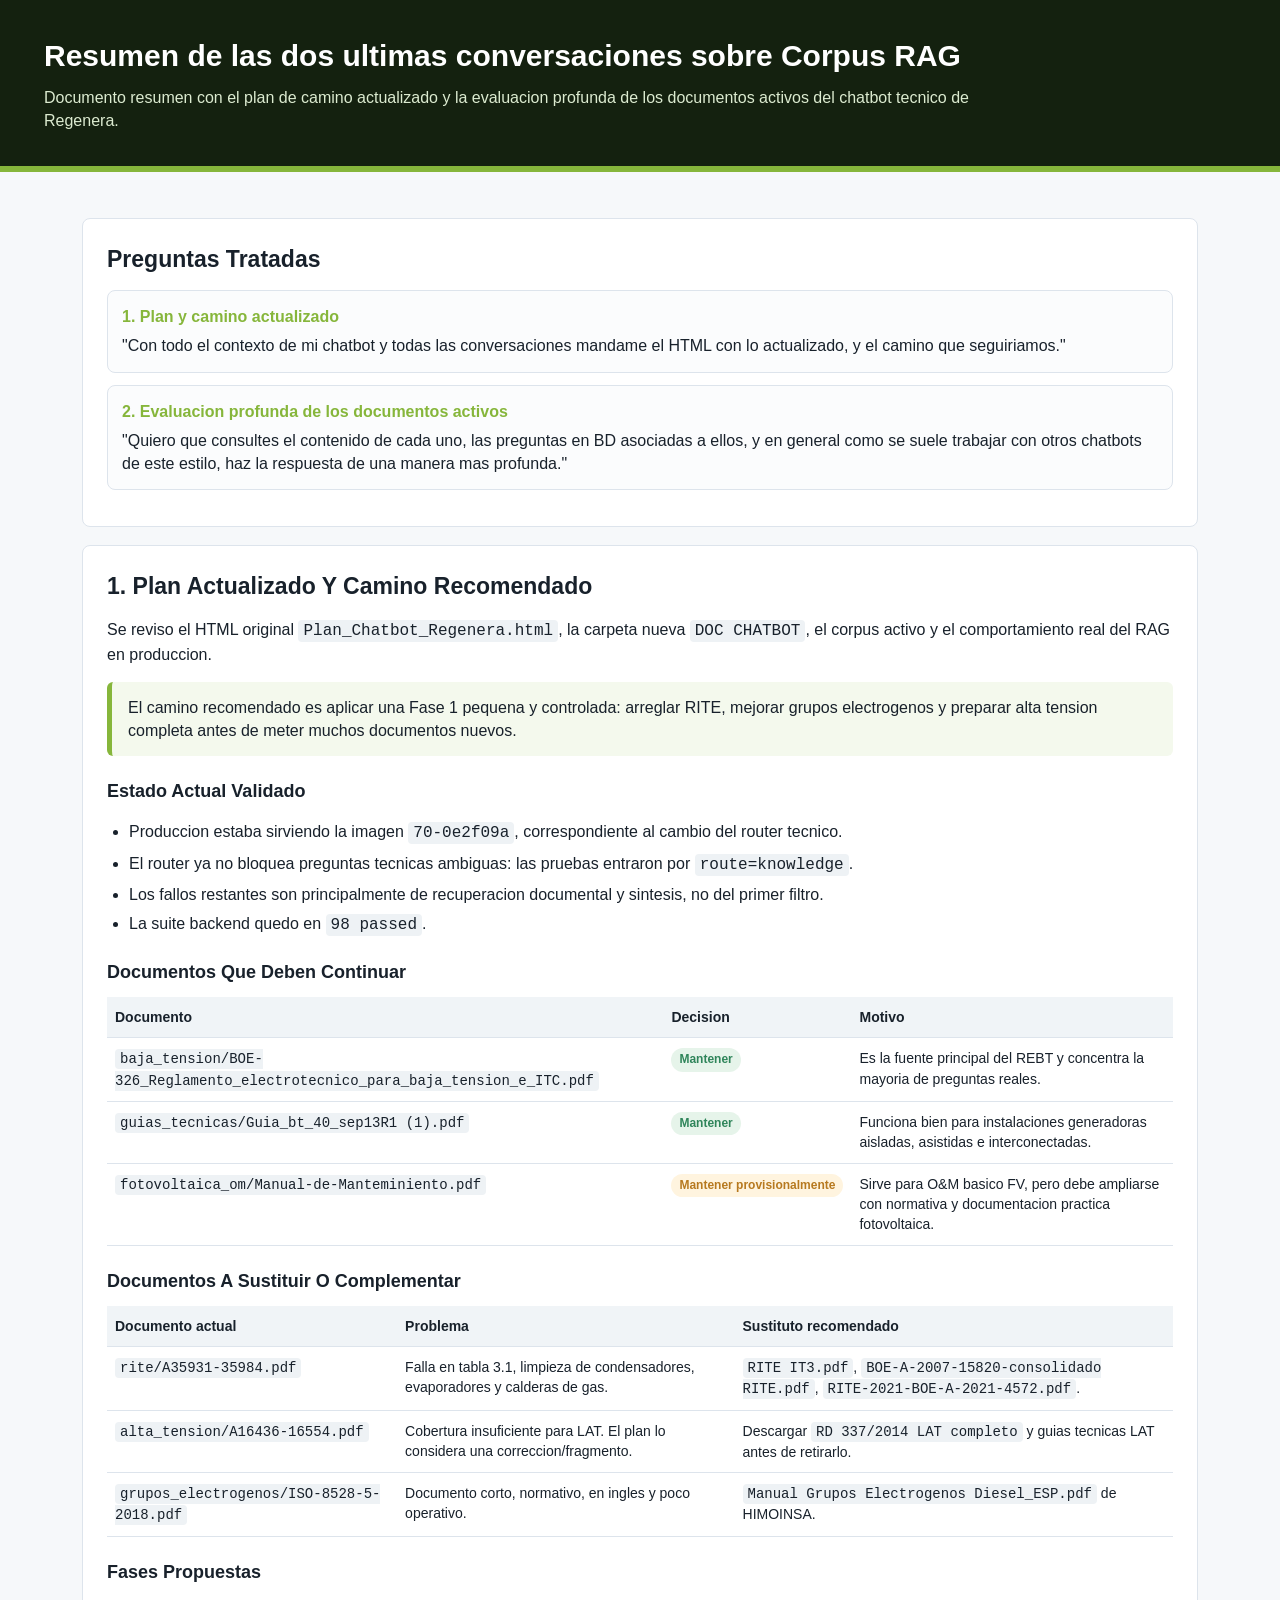
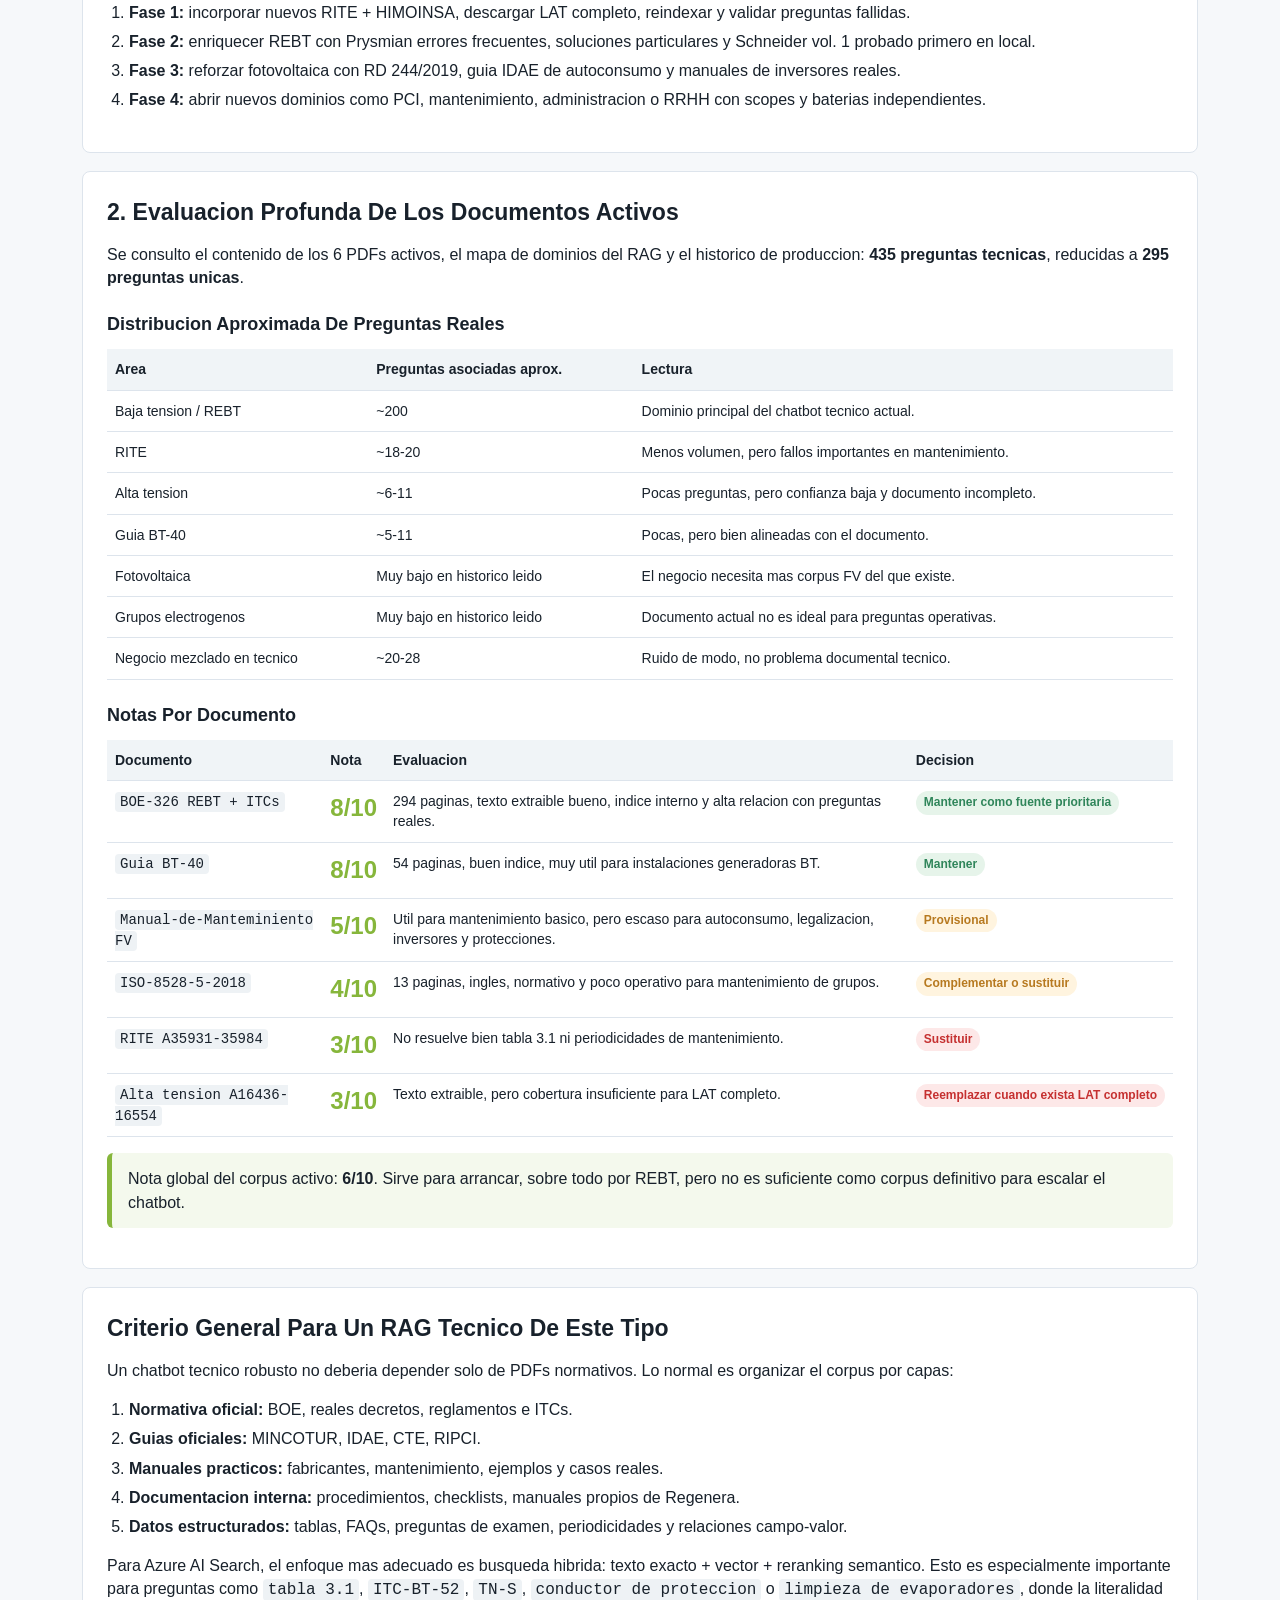
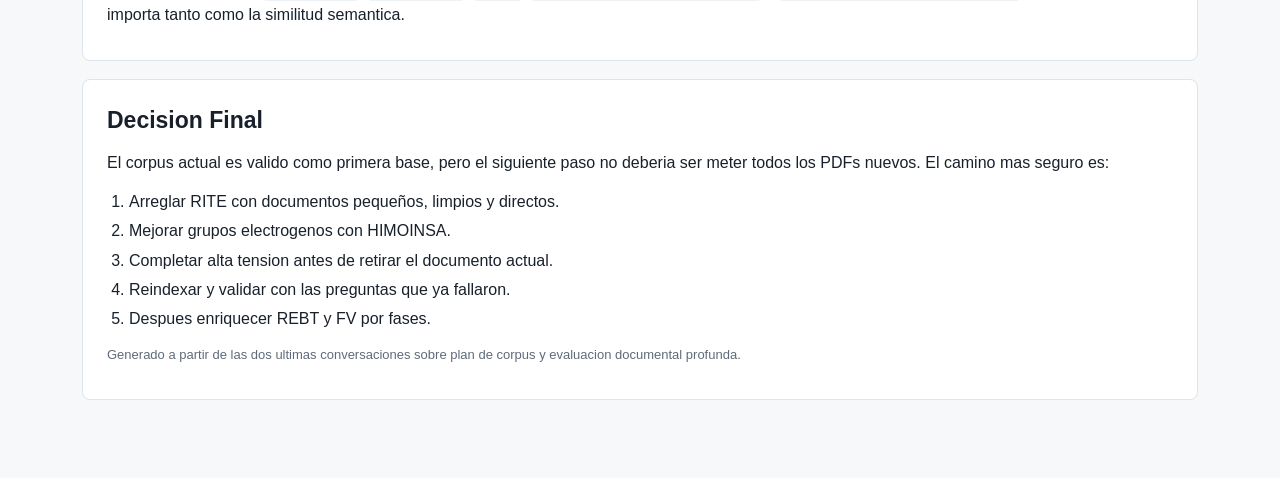
<file: docs/Resumen_Ultimas_Conversaciones_Corpus_RAG.html>
<!doctype html>
<html lang="es">
<head>
  <meta charset="utf-8">
  <meta name="viewport" content="width=device-width, initial-scale=1">
  <title>Resumen Corpus RAG - Ultimas Conversaciones</title>
  <style>
    :root {
      --green: #86b63b;
      --dark: #14210f;
      --ink: #18212b;
      --muted: #5f6b7a;
      --line: #dde4ec;
      --bg: #f6f8fa;
      --card: #ffffff;
      --good: #2f855a;
      --warn: #b7791f;
      --bad: #c53030;
      --info: #2b6cb0;
    }
    * { box-sizing: border-box; }
    body {
      margin: 0;
      font-family: "Segoe UI", Arial, sans-serif;
      color: var(--ink);
      background: var(--bg);
      line-height: 1.45;
    }
    header {
      background: var(--dark);
      color: #fff;
      padding: 34px 44px;
      border-bottom: 6px solid var(--green);
    }
    header h1 { margin: 0 0 8px; font-size: 30px; }
    header p { margin: 0; max-width: 980px; color: #dcebd0; }
    main {
      max-width: 1160px;
      margin: 0 auto;
      padding: 28px 22px 60px;
    }
    section {
      background: var(--card);
      border: 1px solid var(--line);
      border-radius: 8px;
      padding: 24px;
      margin: 18px 0;
    }
    h2 { margin: 0 0 14px; font-size: 23px; }
    h3 { margin: 22px 0 10px; font-size: 18px; }
    p { margin: 10px 0; }
    table {
      width: 100%;
      border-collapse: collapse;
      margin-top: 12px;
      font-size: 14px;
    }
    th, td {
      text-align: left;
      vertical-align: top;
      padding: 10px 8px;
      border-bottom: 1px solid var(--line);
    }
    th { background: #f0f4f7; }
    code {
      font-family: Consolas, "Courier New", monospace;
      background: #eef2f5;
      border-radius: 4px;
      padding: 2px 5px;
    }
    ul, ol { padding-left: 22px; }
    li { margin: 6px 0; }
    .tag {
      display: inline-block;
      padding: 3px 8px;
      border-radius: 999px;
      font-size: 12px;
      font-weight: 700;
      white-space: nowrap;
    }
    .good { background: #e6f4ea; color: var(--good); }
    .warn { background: #fff4df; color: var(--warn); }
    .bad { background: #fde8e8; color: var(--bad); }
    .info { background: #e8f1fb; color: var(--info); }
    .callout {
      border-left: 5px solid var(--green);
      background: #f4f9ed;
      border-radius: 6px;
      padding: 14px 16px;
      margin: 16px 0;
    }
    .question {
      border: 1px solid var(--line);
      background: #fbfcfd;
      border-radius: 8px;
      padding: 14px;
      margin: 12px 0;
    }
    .question strong {
      display: block;
      color: var(--green);
      margin-bottom: 6px;
    }
    .score {
      font-size: 24px;
      font-weight: 800;
      color: var(--green);
    }
    .small { color: var(--muted); font-size: 13px; }
    @media (max-width: 760px) {
      header { padding: 28px 20px; }
      main { padding: 18px 12px 40px; }
      section { padding: 18px; }
      table { font-size: 13px; }
    }
  </style>
</head>
<body>
  <header>
    <h1>Resumen de las dos ultimas conversaciones sobre Corpus RAG</h1>
    <p>Documento resumen con el plan de camino actualizado y la evaluacion profunda de los documentos activos del chatbot tecnico de Regenera.</p>
  </header>

  <main>
    <section>
      <h2>Preguntas Tratadas</h2>
      <div class="question">
        <strong>1. Plan y camino actualizado</strong>
        "Con todo el contexto de mi chatbot y todas las conversaciones mandame el HTML con lo actualizado, y el camino que seguiriamos."
      </div>
      <div class="question">
        <strong>2. Evaluacion profunda de los documentos activos</strong>
        "Quiero que consultes el contenido de cada uno, las preguntas en BD asociadas a ellos, y en general como se suele trabajar con otros chatbots de este estilo, haz la respuesta de una manera mas profunda."
      </div>
    </section>

    <section>
      <h2>1. Plan Actualizado Y Camino Recomendado</h2>
      <p>Se reviso el HTML original <code>Plan_Chatbot_Regenera.html</code>, la carpeta nueva <code>DOC CHATBOT</code>, el corpus activo y el comportamiento real del RAG en produccion.</p>

      <div class="callout">
        El camino recomendado es aplicar una Fase 1 pequena y controlada: arreglar RITE, mejorar grupos electrogenos y preparar alta tension completa antes de meter muchos documentos nuevos.
      </div>

      <h3>Estado Actual Validado</h3>
      <ul>
        <li>Produccion estaba sirviendo la imagen <code>70-0e2f09a</code>, correspondiente al cambio del router tecnico.</li>
        <li>El router ya no bloquea preguntas tecnicas ambiguas: las pruebas entraron por <code>route=knowledge</code>.</li>
        <li>Los fallos restantes son principalmente de recuperacion documental y sintesis, no del primer filtro.</li>
        <li>La suite backend quedo en <code>98 passed</code>.</li>
      </ul>

      <h3>Documentos Que Deben Continuar</h3>
      <table>
        <thead>
          <tr><th>Documento</th><th>Decision</th><th>Motivo</th></tr>
        </thead>
        <tbody>
          <tr>
            <td><code>baja_tension/BOE-326_Reglamento_electrotecnico_para_baja_tension_e_ITC.pdf</code></td>
            <td><span class="tag good">Mantener</span></td>
            <td>Es la fuente principal del REBT y concentra la mayoria de preguntas reales.</td>
          </tr>
          <tr>
            <td><code>guias_tecnicas/Guia_bt_40_sep13R1 (1).pdf</code></td>
            <td><span class="tag good">Mantener</span></td>
            <td>Funciona bien para instalaciones generadoras aisladas, asistidas e interconectadas.</td>
          </tr>
          <tr>
            <td><code>fotovoltaica_om/Manual-de-Manteminiento.pdf</code></td>
            <td><span class="tag warn">Mantener provisionalmente</span></td>
            <td>Sirve para O&amp;M basico FV, pero debe ampliarse con normativa y documentacion practica fotovoltaica.</td>
          </tr>
        </tbody>
      </table>

      <h3>Documentos A Sustituir O Complementar</h3>
      <table>
        <thead>
          <tr><th>Documento actual</th><th>Problema</th><th>Sustituto recomendado</th></tr>
        </thead>
        <tbody>
          <tr>
            <td><code>rite/A35931-35984.pdf</code></td>
            <td>Falla en tabla 3.1, limpieza de condensadores, evaporadores y calderas de gas.</td>
            <td><code>RITE IT3.pdf</code>, <code>BOE-A-2007-15820-consolidado RITE.pdf</code>, <code>RITE-2021-BOE-A-2021-4572.pdf</code>.</td>
          </tr>
          <tr>
            <td><code>alta_tension/A16436-16554.pdf</code></td>
            <td>Cobertura insuficiente para LAT. El plan lo considera una correccion/fragmento.</td>
            <td>Descargar <code>RD 337/2014 LAT completo</code> y guias tecnicas LAT antes de retirarlo.</td>
          </tr>
          <tr>
            <td><code>grupos_electrogenos/ISO-8528-5-2018.pdf</code></td>
            <td>Documento corto, normativo, en ingles y poco operativo.</td>
            <td><code>Manual Grupos Electrogenos Diesel_ESP.pdf</code> de HIMOINSA.</td>
          </tr>
        </tbody>
      </table>

      <h3>Fases Propuestas</h3>
      <ol>
        <li><strong>Fase 1:</strong> incorporar nuevos RITE + HIMOINSA, descargar LAT completo, reindexar y validar preguntas fallidas.</li>
        <li><strong>Fase 2:</strong> enriquecer REBT con Prysmian errores frecuentes, soluciones particulares y Schneider vol. 1 probado primero en local.</li>
        <li><strong>Fase 3:</strong> reforzar fotovoltaica con RD 244/2019, guia IDAE de autoconsumo y manuales de inversores reales.</li>
        <li><strong>Fase 4:</strong> abrir nuevos dominios como PCI, mantenimiento, administracion o RRHH con scopes y baterias independientes.</li>
      </ol>
    </section>

    <section>
      <h2>2. Evaluacion Profunda De Los Documentos Activos</h2>
      <p>Se consulto el contenido de los 6 PDFs activos, el mapa de dominios del RAG y el historico de produccion: <strong>435 preguntas tecnicas</strong>, reducidas a <strong>295 preguntas unicas</strong>.</p>

      <h3>Distribucion Aproximada De Preguntas Reales</h3>
      <table>
        <thead>
          <tr><th>Area</th><th>Preguntas asociadas aprox.</th><th>Lectura</th></tr>
        </thead>
        <tbody>
          <tr><td>Baja tension / REBT</td><td>~200</td><td>Dominio principal del chatbot tecnico actual.</td></tr>
          <tr><td>RITE</td><td>~18-20</td><td>Menos volumen, pero fallos importantes en mantenimiento.</td></tr>
          <tr><td>Alta tension</td><td>~6-11</td><td>Pocas preguntas, pero confianza baja y documento incompleto.</td></tr>
          <tr><td>Guia BT-40</td><td>~5-11</td><td>Pocas, pero bien alineadas con el documento.</td></tr>
          <tr><td>Fotovoltaica</td><td>Muy bajo en historico leido</td><td>El negocio necesita mas corpus FV del que existe.</td></tr>
          <tr><td>Grupos electrogenos</td><td>Muy bajo en historico leido</td><td>Documento actual no es ideal para preguntas operativas.</td></tr>
          <tr><td>Negocio mezclado en tecnico</td><td>~20-28</td><td>Ruido de modo, no problema documental tecnico.</td></tr>
        </tbody>
      </table>

      <h3>Notas Por Documento</h3>
      <table>
        <thead>
          <tr><th>Documento</th><th>Nota</th><th>Evaluacion</th><th>Decision</th></tr>
        </thead>
        <tbody>
          <tr>
            <td><code>BOE-326 REBT + ITCs</code></td>
            <td><span class="score">8/10</span></td>
            <td>294 paginas, texto extraible bueno, indice interno y alta relacion con preguntas reales.</td>
            <td><span class="tag good">Mantener como fuente prioritaria</span></td>
          </tr>
          <tr>
            <td><code>Guia BT-40</code></td>
            <td><span class="score">8/10</span></td>
            <td>54 paginas, buen indice, muy util para instalaciones generadoras BT.</td>
            <td><span class="tag good">Mantener</span></td>
          </tr>
          <tr>
            <td><code>Manual-de-Manteminiento FV</code></td>
            <td><span class="score">5/10</span></td>
            <td>Util para mantenimiento basico, pero escaso para autoconsumo, legalizacion, inversores y protecciones.</td>
            <td><span class="tag warn">Provisional</span></td>
          </tr>
          <tr>
            <td><code>ISO-8528-5-2018</code></td>
            <td><span class="score">4/10</span></td>
            <td>13 paginas, ingles, normativo y poco operativo para mantenimiento de grupos.</td>
            <td><span class="tag warn">Complementar o sustituir</span></td>
          </tr>
          <tr>
            <td><code>RITE A35931-35984</code></td>
            <td><span class="score">3/10</span></td>
            <td>No resuelve bien tabla 3.1 ni periodicidades de mantenimiento.</td>
            <td><span class="tag bad">Sustituir</span></td>
          </tr>
          <tr>
            <td><code>Alta tension A16436-16554</code></td>
            <td><span class="score">3/10</span></td>
            <td>Texto extraible, pero cobertura insuficiente para LAT completo.</td>
            <td><span class="tag bad">Reemplazar cuando exista LAT completo</span></td>
          </tr>
        </tbody>
      </table>

      <div class="callout">
        Nota global del corpus activo: <strong>6/10</strong>. Sirve para arrancar, sobre todo por REBT, pero no es suficiente como corpus definitivo para escalar el chatbot.
      </div>
    </section>

    <section>
      <h2>Criterio General Para Un RAG Tecnico De Este Tipo</h2>
      <p>Un chatbot tecnico robusto no deberia depender solo de PDFs normativos. Lo normal es organizar el corpus por capas:</p>
      <ol>
        <li><strong>Normativa oficial:</strong> BOE, reales decretos, reglamentos e ITCs.</li>
        <li><strong>Guias oficiales:</strong> MINCOTUR, IDAE, CTE, RIPCI.</li>
        <li><strong>Manuales practicos:</strong> fabricantes, mantenimiento, ejemplos y casos reales.</li>
        <li><strong>Documentacion interna:</strong> procedimientos, checklists, manuales propios de Regenera.</li>
        <li><strong>Datos estructurados:</strong> tablas, FAQs, preguntas de examen, periodicidades y relaciones campo-valor.</li>
      </ol>
      <p>Para Azure AI Search, el enfoque mas adecuado es busqueda hibrida: texto exacto + vector + reranking semantico. Esto es especialmente importante para preguntas como <code>tabla 3.1</code>, <code>ITC-BT-52</code>, <code>TN-S</code>, <code>conductor de proteccion</code> o <code>limpieza de evaporadores</code>, donde la literalidad importa tanto como la similitud semantica.</p>
    </section>

    <section>
      <h2>Decision Final</h2>
      <p>El corpus actual es valido como primera base, pero el siguiente paso no deberia ser meter todos los PDFs nuevos. El camino mas seguro es:</p>
      <ol>
        <li>Arreglar RITE con documentos pequeños, limpios y directos.</li>
        <li>Mejorar grupos electrogenos con HIMOINSA.</li>
        <li>Completar alta tension antes de retirar el documento actual.</li>
        <li>Reindexar y validar con las preguntas que ya fallaron.</li>
        <li>Despues enriquecer REBT y FV por fases.</li>
      </ol>
      <p class="small">Generado a partir de las dos ultimas conversaciones sobre plan de corpus y evaluacion documental profunda.</p>
    </section>
  </main>
</body>
</html>
</file>
<file: frontend/styles.css>
:root {
    --green: #8DB33E;
    --green-dark: #6F922F;
    --green-light: #a8c964;
    --green-subtle: #f0f6e4;
    --green-glow: rgba(141, 179, 62, 0.15);
    --white: #ffffff;
    --gray-50: #fafafa;
    --gray-100: #f5f5f5;
    --gray-200: #e8e8e8;
    --gray-300: #d4d4d4;
    --gray-400: #a3a3a3;
    --gray-500: #737373;
    --gray-600: #525252;
    --gray-700: #404040;
    --gray-800: #262626;
    --gray-900: #171717;
    --red: #dc3545;
    --radius: 12px;
    --radius-sm: 8px;
    --radius-lg: 16px;
    --shadow-sm: 0 1px 3px rgba(0,0,0,0.06);
    --shadow-md: 0 4px 12px rgba(0,0,0,0.08);
    --shadow-lg: 0 8px 30px rgba(0,0,0,0.12);
    --font: 'Plus Jakarta Sans', -apple-system, sans-serif;
    --font-mono: 'Space Mono', monospace;
    --sidebar-width: 280px;
    --transition: 0.2s ease;
}

* {
    margin: 0;
    padding: 0;
    box-sizing: border-box;
}

html, body {
    height: 100%;
    font-family: var(--font);
    color: var(--gray-800);
    background: var(--white);
    -webkit-font-smoothing: antialiased;
}

/* ===== AUTH VIEWS (Login & Register) ===== */

.auth-view {
    display: none;
    height: 100vh;
}

.auth-view.active {
    display: block;
}

.auth-container {
    display: flex;
    height: 100%;
}

.auth-left {
    flex: 1;
    background: linear-gradient(145deg, #2d4a0f 0%, #3d6b12 40%, #4a7c1a 100%);
    display: flex;
    align-items: center;
    justify-content: center;
    padding: 60px;
    position: relative;
    overflow: hidden;
}

.auth-left::before {
    content: '';
    position: absolute;
    top: -50%;
    right: -30%;
    width: 600px;
    height: 600px;
    border-radius: 50%;
    background: rgba(141, 179, 62, 0.1);
}

.auth-left::after {
    content: '';
    position: absolute;
    bottom: -30%;
    left: -20%;
    width: 400px;
    height: 400px;
    border-radius: 50%;
    background: rgba(141, 179, 62, 0.08);
}

.brand-area {
    position: relative;
    z-index: 1;
    color: var(--white);
    max-width: 420px;
}

.logo-wrapper {
    width: 360px;
    height: 100px;
    overflow: hidden;
    margin-bottom: 24px;
    display: flex;
    align-items: center;
    justify-content: center;
}

.logo {
    width: 122%;
    height: auto;
    max-width: none;
    object-fit: cover;
    mix-blend-mode: multiply;
}

.brand-title {
    font-size: 36px;
    font-weight: 700;
    letter-spacing: -0.5px;
    margin-bottom: 12px;
}

.brand-subtitle {
    font-size: 18px;
    font-weight: 300;
    opacity: 0.85;
    line-height: 1.6;
    margin-bottom: 40px;
}

.brand-features {
    display: flex;
    flex-direction: column;
    gap: 16px;
}

.feature {
    display: flex;
    align-items: center;
    gap: 14px;
    font-size: 15px;
    font-weight: 400;
    opacity: 0.9;
}

.feature-icon {
    width: 36px;
    height: 36px;
    border-radius: 50%;
    background: rgba(141, 179, 62, 0.25);
    display: flex;
    align-items: center;
    justify-content: center;
    flex-shrink: 0;
    color: var(--green-light);
}

.auth-right {
    flex: 1;
    display: flex;
    align-items: center;
    justify-content: center;
    padding: 60px;
    background: var(--white);
}

.auth-form-container {
    width: 100%;
    max-width: 400px;
}

.auth-title {
    font-size: 28px;
    font-weight: 700;
    color: var(--gray-900);
    margin-bottom: 8px;
    letter-spacing: -0.3px;
}

.auth-description {
    font-size: 15px;
    color: var(--gray-500);
    margin-bottom: 32px;
}

.input-group {
    margin-bottom: 20px;
}

.input-group label {
    display: block;
    font-size: 13px;
    font-weight: 600;
    color: var(--gray-700);
    margin-bottom: 6px;
    text-transform: uppercase;
    letter-spacing: 0.5px;
}

.input-wrapper {
    position: relative;
    display: flex;
    align-items: center;
}

.input-icon {
    position: absolute;
    left: 14px;
    color: var(--gray-400);
    pointer-events: none;
}

.input-wrapper input {
    width: 100%;
    padding: 14px 14px 14px 44px;
    border: 1.5px solid var(--gray-200);
    border-radius: var(--radius-sm);
    font-family: var(--font);
    font-size: 15px;
    color: var(--gray-800);
    background: var(--gray-50);
    transition: all var(--transition);
    outline: none;
}

.input-wrapper input:focus {
    border-color: var(--green);
    background: var(--white);
    box-shadow: 0 0 0 3px var(--green-glow);
}

.input-wrapper input::placeholder {
    color: var(--gray-400);
}

.error-msg {
    font-size: 13px;
    color: var(--red);
    margin-bottom: 8px;
    min-height: 20px;
}

.success-msg {
    font-size: 13px;
    color: var(--green-dark);
    margin-bottom: 8px;
    min-height: 20px;
}

.btn-primary {
    width: 100%;
    padding: 14px 24px;
    border: none;
    border-radius: var(--radius-sm);
    background: var(--green);
    color: var(--white);
    font-family: var(--font);
    font-size: 15px;
    font-weight: 600;
    cursor: pointer;
    transition: all var(--transition);
    display: flex;
    align-items: center;
    justify-content: center;
    gap: 8px;
}

.btn-primary:hover {
    background: var(--green-dark);
    transform: translateY(-1px);
    box-shadow: var(--shadow-md);
}

.btn-primary:active {
    transform: translateY(0);
}

.auth-switch {
    text-align: center;
    margin-top: 24px;
    font-size: 14px;
    color: var(--gray-500);
}

.auth-switch a {
    color: var(--green);
    font-weight: 600;
    text-decoration: none;
    margin-left: 4px;
}

.auth-switch a:hover {
    color: var(--green-dark);
    text-decoration: underline;
}

/* ===== CHAT VIEW ===== */

.chat-view {
    display: none;
    height: 100vh;
    flex-direction: row;
}

.chat-view.active {
    display: flex;
}

/* Sidebar */
#sidebar {
    width: var(--sidebar-width);
    background: var(--gray-900);
    color: var(--white);
    display: flex;
    flex-direction: column;
    flex-shrink: 0;
}

.sidebar-header {
    padding: 20px;
    display: flex;
    align-items: center;
    gap: 12px;
    border-bottom: 1px solid rgba(255,255,255,0.08);
}

.sidebar-logo {
    width: 124px;
    height: 40px;
    object-fit: contain;
    background: transparent;
    padding: 0;
}

.sidebar-brand {
    font-size: 16px;
    font-weight: 700;
    letter-spacing: 0.5px;
}

.new-chat-btn {
    margin: 16px;
    padding: 12px;
    border: 1.5px dashed rgba(255,255,255,0.2);
    border-radius: var(--radius-sm);
    background: transparent;
    color: var(--white);
    font-family: var(--font);
    font-size: 14px;
    font-weight: 500;
    cursor: pointer;
    display: flex;
    align-items: center;
    justify-content: center;
    gap: 8px;
    transition: all var(--transition);
}

.new-chat-btn:hover {
    border-color: var(--green);
    background: rgba(141, 179, 62, 0.1);
    color: var(--green-light);
}

.new-chat-btn:disabled,
.logout-btn:disabled,
.admin-panel-btn:disabled,
.chip:disabled,
.conversation-delete-btn:disabled {
    cursor: not-allowed;
    opacity: 0.55;
}

.conversation-list {
    flex: 1;
    overflow-y: auto;
    padding: 0 12px;
}

.admin-tools {
    padding: 0 16px 12px;
}

.admin-tools.hidden {
    display: none;
}

.admin-panel-btn {
    width: 100%;
    padding: 10px 12px;
    border: 1px solid rgba(141, 179, 62, 0.4);
    border-radius: var(--radius-sm);
    background: rgba(141, 179, 62, 0.12);
    color: var(--green-light);
    font-family: var(--font);
    font-size: 13px;
    font-weight: 600;
    cursor: pointer;
    display: flex;
    align-items: center;
    justify-content: center;
    gap: 8px;
    transition: all var(--transition);
}

.admin-panel-btn:hover {
    background: rgba(141, 179, 62, 0.2);
    border-color: var(--green);
}

.conversation-item {
    display: flex;
    align-items: center;
    gap: 8px;
    justify-content: space-between;
    padding: 10px 12px;
    border-radius: var(--radius-sm);
    font-size: 13px;
    color: rgba(255,255,255,0.7);
    cursor: pointer;
    transition: all var(--transition);
    white-space: nowrap;
    overflow: hidden;
    text-overflow: ellipsis;
    margin-bottom: 2px;
}

.conversation-item.disabled {
    cursor: not-allowed;
    opacity: 0.55;
}

.conversation-title {
    flex: 1;
    min-width: 0;
    white-space: nowrap;
    overflow: hidden;
    text-overflow: ellipsis;
}

.conversation-delete-btn {
    width: 22px;
    height: 22px;
    border: none;
    border-radius: 50%;
    background: transparent;
    color: rgba(255,255,255,0.38);
    font-size: 16px;
    line-height: 1;
    cursor: pointer;
    flex-shrink: 0;
    display: flex;
    align-items: center;
    justify-content: center;
    opacity: 0;
    transition: all var(--transition);
}

.conversation-item:hover {
    background: rgba(255,255,255,0.08);
    color: var(--white);
}

.conversation-item.disabled:hover {
    background: transparent;
    color: rgba(255,255,255,0.7);
}

.conversation-item:hover .conversation-delete-btn,
.conversation-item.active .conversation-delete-btn {
    opacity: 1;
}

.conversation-delete-btn:hover {
    background: rgba(220, 53, 69, 0.18);
    color: #ff8d8d;
}

.conversation-item.active {
    background: rgba(141, 179, 62, 0.15);
    color: var(--green-light);
}

.sidebar-footer {
    padding: 16px;
    border-top: 1px solid rgba(255,255,255,0.08);
    display: flex;
    align-items: center;
    justify-content: space-between;
}

.user-info {
    display: flex;
    align-items: center;
    gap: 10px;
}

.user-avatar {
    width: 32px;
    height: 32px;
    border-radius: 50%;
    background: var(--green);
    color: var(--white);
    display: flex;
    align-items: center;
    justify-content: center;
    font-size: 13px;
    font-weight: 700;
}

#user-name-display {
    font-size: 13px;
    font-weight: 500;
    color: rgba(255,255,255,0.8);
}

.logout-btn {
    background: none;
    border: none;
    color: rgba(255,255,255,0.4);
    cursor: pointer;
    padding: 6px;
    border-radius: 6px;
    transition: all var(--transition);
    display: flex;
    align-items: center;
}

.logout-btn:hover {
    color: var(--red);
    background: rgba(220, 53, 69, 0.1);
}

/* Chat main area */
.chat-main {
    flex: 1;
    display: flex;
    flex-direction: column;
    background: var(--white);
    position: relative;
}

/* Welcome screen */
.chat-welcome {
    flex: 1;
    display: flex;
    align-items: center;
    justify-content: center;
    padding: 40px;
}

.chat-welcome.hidden {
    display: none;
}

.welcome-content {
    text-align: center;
    max-width: 560px;
}

.welcome-icon {
    width: 80px;
    height: 80px;
    border-radius: 50%;
    background: var(--green-subtle);
    display: flex;
    align-items: center;
    justify-content: center;
    margin: 0 auto 24px;
}

.welcome-content h2 {
    font-size: 28px;
    font-weight: 700;
    color: var(--gray-900);
    margin-bottom: 8px;
}

.welcome-content p {
    font-size: 16px;
    color: var(--gray-500);
    margin-bottom: 32px;
}

.suggestion-chips {
    display: flex;
    flex-wrap: wrap;
    gap: 8px;
    justify-content: center;
}

.chip {
    padding: 10px 18px;
    border: 1.5px solid var(--gray-200);
    border-radius: 24px;
    background: var(--white);
    font-family: var(--font);
    font-size: 13px;
    color: var(--gray-600);
    cursor: pointer;
    transition: all var(--transition);
}

.chip:hover {
    border-color: var(--green);
    color: var(--green-dark);
    background: var(--green-subtle);
}

.chip:disabled:hover {
    border-color: var(--gray-200);
    color: var(--gray-600);
    background: var(--white);
}

/* Messages */
.chat-messages {
    flex: 1;
    overflow-y: auto;
    padding: 24px 0;
    display: none;
}

.chat-messages.active {
    display: block;
}

.message-row {
    padding: 8px 24px;
    max-width: 800px;
    margin: 0 auto;
    width: 100%;
}

.message-row.user {
    display: flex;
    justify-content: flex-end;
}

.message-row.assistant {
    display: flex;
    justify-content: flex-start;
}

.message-bubble {
    max-width: 75%;
    padding: 14px 18px;
    border-radius: var(--radius-lg);
    font-size: 15px;
    line-height: 1.6;
    animation: fadeIn 0.3s ease;
    white-space: pre-wrap;
    word-break: break-word;
}

.message-row.user .message-bubble {
    background: var(--green);
    color: var(--white);
    border-bottom-right-radius: 4px;
}

.message-row.assistant .message-bubble {
    background: var(--gray-100);
    color: var(--gray-800);
    border-bottom-left-radius: 4px;
}

@keyframes fadeIn {
    from { opacity: 0; transform: translateY(8px); }
    to { opacity: 1; transform: translateY(0); }
}

/* Typing indicator */
.typing-indicator {
    display: flex;
    gap: 4px;
    padding: 14px 18px;
}

.typing-indicator span {
    width: 8px;
    height: 8px;
    border-radius: 50%;
    background: var(--gray-300);
    animation: typing 1.4s infinite;
}

.typing-indicator span:nth-child(2) { animation-delay: 0.2s; }
.typing-indicator span:nth-child(3) { animation-delay: 0.4s; }

@keyframes typing {
    0%, 60%, 100% { transform: translateY(0); opacity: 0.4; }
    30% { transform: translateY(-6px); opacity: 1; }
}

/* Input area */
.chat-input-area {
    padding: 16px 24px 24px;
    background: var(--white);
}

.chat-input-container {
    max-width: 800px;
    margin: 0 auto;
    display: flex;
    align-items: flex-end;
    gap: 10px;
    padding: 10px 16px;
    border: 1.5px solid var(--gray-200);
    border-radius: var(--radius-lg);
    background: var(--gray-50);
    transition: all var(--transition);
}

.chat-view.chat-busy .chat-input-container {
    opacity: 0.92;
}

.chat-input-container:focus-within {
    border-color: var(--green);
    background: var(--white);
    box-shadow: 0 0 0 3px var(--green-glow);
}

#question-input {
    flex: 1;
    border: none;
    outline: none;
    font-family: var(--font);
    font-size: 15px;
    color: var(--gray-800);
    background: transparent;
    resize: none;
    max-height: 120px;
    line-height: 1.5;
    padding: 4px 0;
}

#question-input::placeholder {
    color: var(--gray-400);
}

.send-btn {
    width: 38px;
    height: 38px;
    border: none;
    border-radius: 50%;
    background: var(--green);
    color: var(--white);
    cursor: pointer;
    display: flex;
    align-items: center;
    justify-content: center;
    flex-shrink: 0;
    transition: all var(--transition);
}

.send-btn:hover {
    background: var(--green-dark);
    transform: scale(1.05);
}

.send-btn:disabled {
    background: var(--gray-300);
    cursor: not-allowed;
    transform: none;
    opacity: 0.9;
}

#question-input:disabled {
    cursor: not-allowed;
    opacity: 0.7;
}

.input-disclaimer {
    text-align: center;
    font-size: 12px;
    color: var(--gray-400);
    margin-top: 10px;
    max-width: 800px;
    margin-left: auto;
    margin-right: auto;
}

/* ===== Admin Panel ===== */
.admin-panel.hidden {
    display: none;
}

.admin-panel {
    position: fixed;
    inset: 0;
    z-index: 999;
    display: flex;
    align-items: center;
    justify-content: center;
}

.admin-panel-overlay {
    position: absolute;
    inset: 0;
    background: rgba(0, 0, 0, 0.45);
}

.admin-panel-content {
    position: relative;
    z-index: 1;
    width: min(980px, 92vw);
    max-height: 88vh;
    overflow: auto;
    background: var(--white);
    border-radius: var(--radius-lg);
    box-shadow: var(--shadow-lg);
    padding: 20px;
}

.admin-panel-header {
    display: flex;
    align-items: center;
    justify-content: space-between;
    margin-bottom: 16px;
}

.admin-panel-header h3 {
    font-size: 20px;
}

.admin-range-selector {
    display: flex;
    gap: 8px;
    margin-bottom: 18px;
    flex-wrap: wrap;
}

.admin-range-btn {
    border: 1px solid var(--gray-300);
    border-radius: 999px;
    background: var(--gray-50);
    padding: 8px 12px;
    cursor: pointer;
    font-family: var(--font);
    font-size: 13px;
    font-weight: 600;
    color: var(--gray-600);
    transition: all var(--transition);
}

.admin-range-btn:hover {
    border-color: var(--green);
    color: var(--green-dark);
    background: var(--green-subtle);
}

.admin-range-btn.active {
    border-color: var(--green);
    background: rgba(141, 179, 62, 0.14);
    color: var(--green-dark);
}

.admin-close-btn,
.admin-refresh-btn {
    border: 1px solid var(--gray-300);
    border-radius: var(--radius-sm);
    background: var(--white);
    padding: 8px 12px;
    cursor: pointer;
    font-family: var(--font);
    font-weight: 600;
}

.admin-metrics-grid {
    display: grid;
    grid-template-columns: repeat(auto-fit, minmax(170px, 1fr));
    gap: 10px;
    margin-bottom: 18px;
}

.metric-card {
    background: var(--gray-50);
    border: 1px solid var(--gray-200);
    border-radius: var(--radius-sm);
    padding: 10px 12px;
}

.metric-card span {
    display: block;
    font-size: 12px;
    color: var(--gray-500);
    margin-bottom: 4px;
}

.metric-card strong {
    font-size: 18px;
}

.admin-section-header {
    display: flex;
    justify-content: space-between;
    align-items: center;
    margin-bottom: 10px;
}

.admin-model-comparison {
    display: grid;
    gap: 14px;
    margin-bottom: 18px;
}

.admin-inline-modal {
    position: fixed;
    inset: 0;
    z-index: 1200;
    display: none;
    align-items: center;
    justify-content: center;
    padding: 24px;
}

.admin-inline-modal.active {
    display: flex;
}

.admin-inline-modal.hidden {
    display: none !important;
}

.admin-inline-modal-overlay {
    position: absolute;
    inset: 0;
    background: rgba(15, 23, 42, 0.42);
    backdrop-filter: blur(4px);
}

.admin-inline-modal-content {
    position: relative;
    z-index: 1;
    width: min(980px, 92vw);
    max-height: 88vh;
    overflow: auto;
    background: linear-gradient(180deg, #ffffff 0%, #f7f9fc 100%);
    border-radius: var(--radius-lg);
    box-shadow: var(--shadow-lg);
    padding: 24px;
}

.admin-inline-modal-header {
    display: flex;
    justify-content: space-between;
    gap: 16px;
    align-items: center;
    margin-bottom: 16px;
}

.admin-inline-modal-header h4 {
    margin: 0 0 6px;
    font-size: 30px;
    line-height: 1.05;
    color: #162239;
}

.admin-inline-modal-header p {
    margin: 0;
    color: #5a6475;
    font-size: 17px;
    max-width: 760px;
}

.admin-503-toolbar {
    display: flex;
    align-items: center;
    gap: 12px;
    margin-bottom: 20px;
    flex-wrap: wrap;
    padding: 14px 16px;
    border: 1px solid rgba(66, 103, 178, 0.12);
    border-radius: 16px;
    background: rgba(255, 255, 255, 0.72);
}

.admin-503-toolbar label {
    font-size: 13px;
    font-weight: 600;
    color: #5a6475;
    text-transform: uppercase;
    letter-spacing: 0.06em;
}

.admin-503-toolbar select {
    border: 1px solid rgba(66, 103, 178, 0.18);
    border-radius: 12px;
    padding: 10px 14px;
    font-family: var(--font);
    background: var(--white);
    color: #162239;
    font-weight: 600;
}

.admin-503-summary {
    display: grid;
    grid-template-columns: minmax(280px, 1.4fr) repeat(3, minmax(180px, 1fr));
    gap: 14px;
    margin-bottom: 18px;
}

.admin-503-summary-card {
    padding: 16px 18px;
    border-radius: 18px;
    background: rgba(255, 255, 255, 0.82);
    border: 1px solid rgba(66, 103, 178, 0.10);
    box-shadow: 0 10px 24px rgba(19, 31, 53, 0.05);
}

.admin-503-summary-card span,
.admin-503-card-caption {
    display: block;
    font-size: 12px;
    color: #6d7686;
    text-transform: uppercase;
    letter-spacing: 0.05em;
}

.admin-503-summary-card strong {
    display: block;
    margin-top: 8px;
    color: #162239;
    font-size: 28px;
    line-height: 1.05;
}

.admin-503-summary-card p {
    margin: 10px 0 0;
    color: #5a6475;
    font-size: 14px;
    line-height: 1.45;
}

.admin-503-comparison {
    display: grid;
    gap: 16px;
}

.admin-503-cards {
    display: grid;
    grid-template-columns: repeat(2, minmax(0, 1fr));
    gap: 16px;
}

.admin-503-card {
    border: 1px solid rgba(66, 103, 178, 0.10);
    border-radius: 22px;
    padding: 18px;
    background: linear-gradient(180deg, #ffffff 0%, #f5f8ff 100%);
    box-shadow: 0 16px 36px rgba(19, 31, 53, 0.08);
}

.admin-503-card-header {
    display: flex;
    flex-direction: column;
    gap: 6px;
    margin-bottom: 18px;
}

.admin-503-card-header strong {
    color: #162239;
    font-size: 32px;
    line-height: 1.05;
}

.admin-503-card-body {
    display: grid;
    gap: 10px;
    padding: 18px;
    border-radius: 18px;
    background: rgba(66, 103, 178, 0.05);
}

.admin-503-card-count {
    font-size: 64px;
    font-weight: 800;
    color: #d63a3a;
    line-height: 1;
}

.admin-503-card-base .admin-503-card-count {
    color: #d85b38;
}

.admin-503-card-secondary .admin-503-card-count {
    color: #4267b2;
}

.admin-503-summary-highlight {
    background: linear-gradient(135deg, #162239 0%, #28406c 100%);
    color: #ffffff;
}

.admin-503-summary-highlight strong,
.admin-503-summary-highlight p,
.admin-503-summary-highlight span {
    color: #ffffff;
}

.admin-503-eyebrow {
    opacity: 0.78;
}

.admin-503-delta-card {
    padding: 18px 20px;
    border-radius: 20px;
    border: 1px solid rgba(66, 103, 178, 0.10);
    background: rgba(255, 255, 255, 0.88);
    box-shadow: 0 12px 28px rgba(19, 31, 53, 0.06);
}

.admin-503-delta-label {
    font-size: 12px;
    font-weight: 700;
    letter-spacing: 0.06em;
    text-transform: uppercase;
    color: #6d7686;
    margin-bottom: 8px;
}

.admin-503-delta-value {
    font-size: 42px;
    font-weight: 800;
    line-height: 1;
    color: #162239;
    margin-bottom: 8px;
}

.admin-503-delta-copy {
    font-size: 15px;
    line-height: 1.5;
    color: #5a6475;
}

.admin-503-delta-warning .admin-503-delta-value {
    color: #d85b38;
}

.admin-503-delta-success .admin-503-delta-value {
    color: #4267b2;
}

@media (max-width: 900px) {
    .admin-503-summary {
        grid-template-columns: 1fr;
    }

    .admin-503-cards {
        grid-template-columns: 1fr;
    }

    .admin-inline-modal-header h4 {
        font-size: 24px;
    }

    .admin-inline-modal-header p {
        font-size: 15px;
    }
}

.model-compare-cards {
    display: grid;
    grid-template-columns: repeat(auto-fit, minmax(260px, 1fr));
    gap: 14px;
}

.model-compare-card {
    border: 1px solid var(--gray-200);
    border-radius: 18px;
    padding: 16px;
    background: linear-gradient(180deg, #ffffff 0%, #f7f9fc 100%);
    box-shadow: 0 10px 30px rgba(19, 31, 53, 0.06);
}

.model-compare-header {
    display: flex;
    flex-direction: column;
    gap: 6px;
    margin-bottom: 14px;
}

.model-compare-header strong {
    font-size: 18px;
    color: #162239;
}

.model-compare-badge {
    width: fit-content;
    padding: 4px 10px;
    border-radius: 999px;
    background: rgba(66, 103, 178, 0.1);
    color: #4267b2;
    font-size: 12px;
    font-weight: 700;
    text-transform: uppercase;
    letter-spacing: 0.04em;
}

.model-compare-grid {
    display: grid;
    grid-template-columns: repeat(2, minmax(0, 1fr));
    gap: 12px;
}

.model-compare-grid div,
.model-compare-delta div {
    padding: 10px 12px;
    border-radius: 12px;
    background: rgba(66, 103, 178, 0.05);
}

.model-compare-grid span,
.model-compare-delta span {
    display: block;
    font-size: 12px;
    color: var(--gray-500);
    margin-bottom: 4px;
}

.model-compare-grid strong,
.model-compare-delta strong {
    color: #162239;
    font-size: 14px;
}

.model-compare-delta {
    display: grid;
    grid-template-columns: repeat(auto-fit, minmax(180px, 1fr));
    gap: 12px;
}

.model-compare-empty {
    padding: 14px 16px;
    border-radius: 14px;
    background: rgba(66, 103, 178, 0.06);
    color: var(--gray-700);
}

.admin-pending-list {
    display: flex;
    flex-direction: column;
    gap: 10px;
}

.pending-card {
    border: 1px solid var(--gray-200);
    border-radius: var(--radius-sm);
    padding: 12px;
    background: var(--white);
}

.pending-meta {
    font-size: 12px;
    color: var(--gray-500);
    margin-bottom: 6px;
}

.pending-question {
    font-weight: 600;
    margin-bottom: 6px;
}

.pending-answer {
    font-size: 14px;
    color: var(--gray-700);
    margin-bottom: 8px;
}

.pending-actions {
    display: flex;
    gap: 8px;
}

.approve-btn,
.reject-btn {
    border: none;
    border-radius: var(--radius-sm);
    padding: 8px 10px;
    font-family: var(--font);
    font-weight: 600;
    cursor: pointer;
}

.approve-btn {
    background: var(--green);
    color: var(--white);
}

.reject-btn {
    background: #ef4444;
    color: var(--white);
}

/* Scrollbar */
::-webkit-scrollbar {
    width: 6px;
}

::-webkit-scrollbar-track {
    background: transparent;
}

::-webkit-scrollbar-thumb {
    background: var(--gray-300);
    border-radius: 3px;
}

::-webkit-scrollbar-thumb:hover {
    background: var(--gray-400);
}

/* Responsive */
@media (max-width: 900px) {
    .auth-left {
        display: none;
    }
    
    #sidebar {
        width: 0;
        overflow: hidden;
    }
    
    .chat-view.active {
        flex-direction: column;
    }
}
</file>
